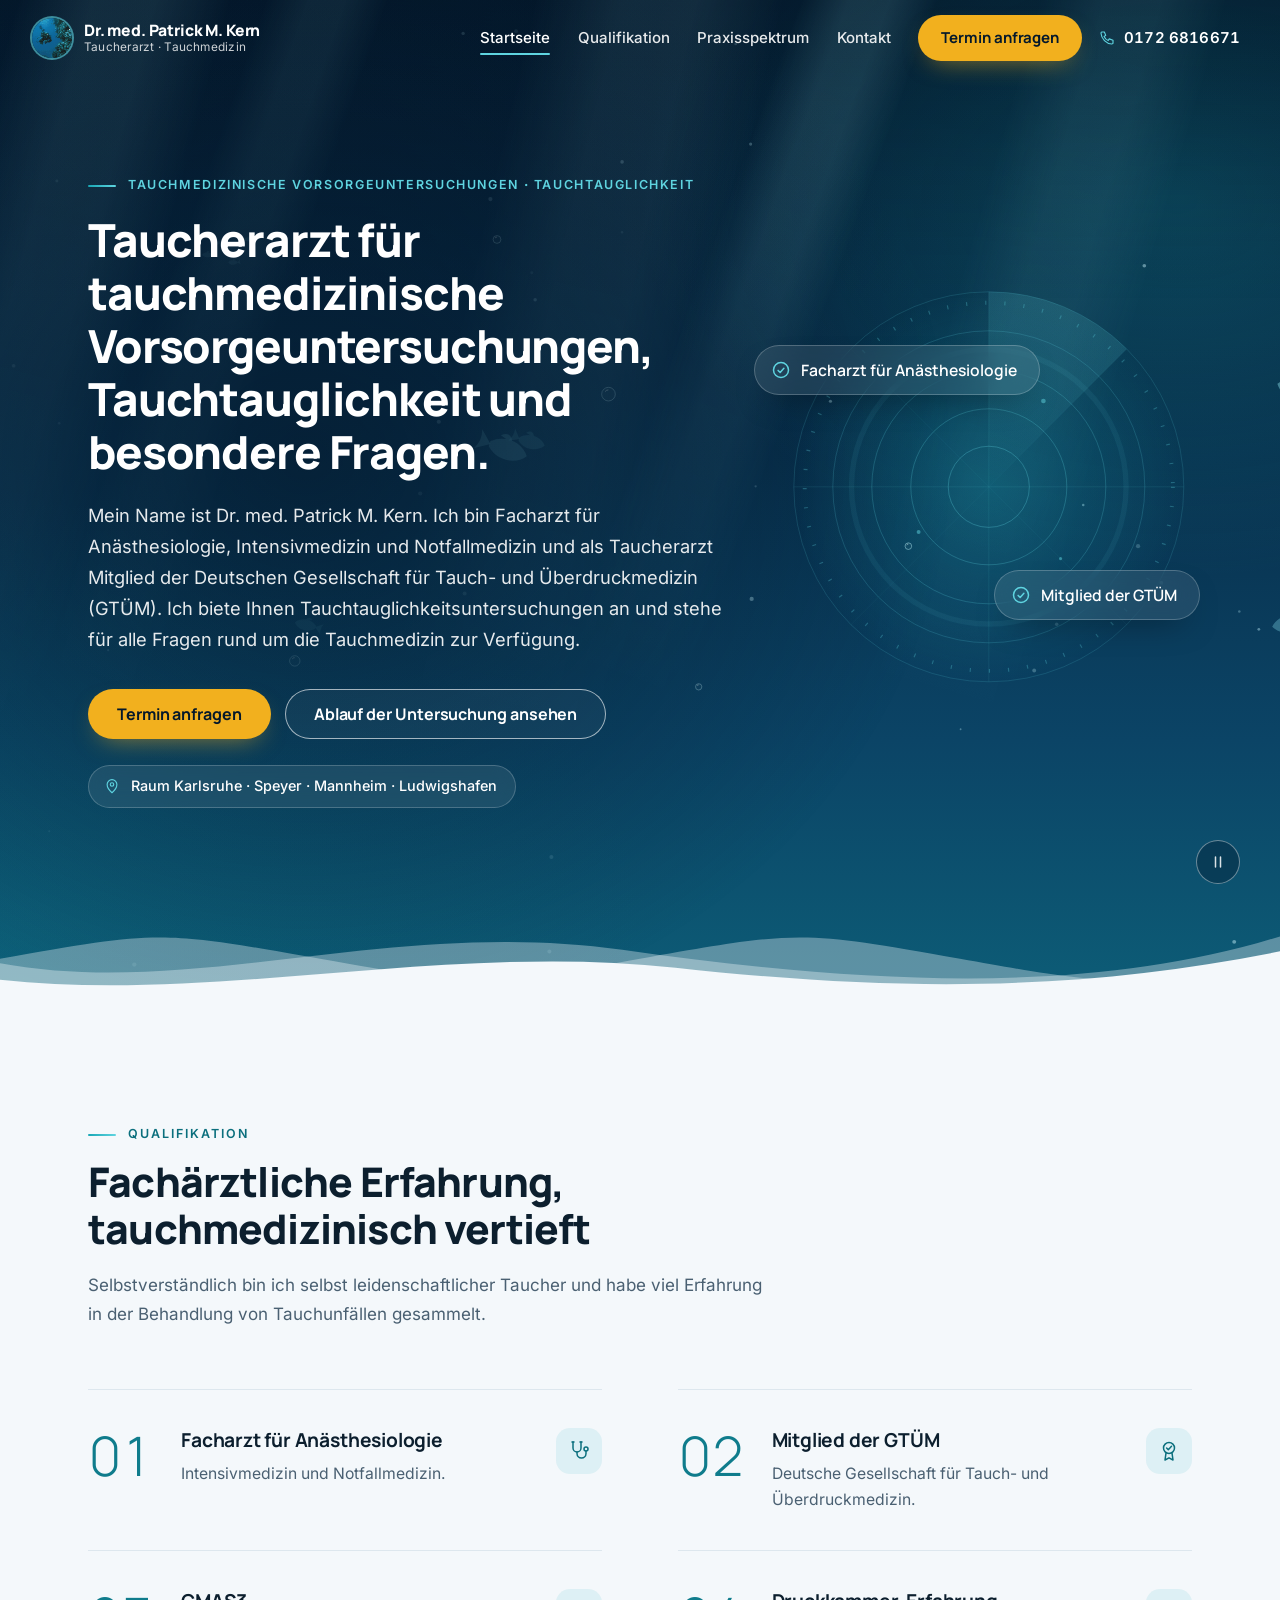
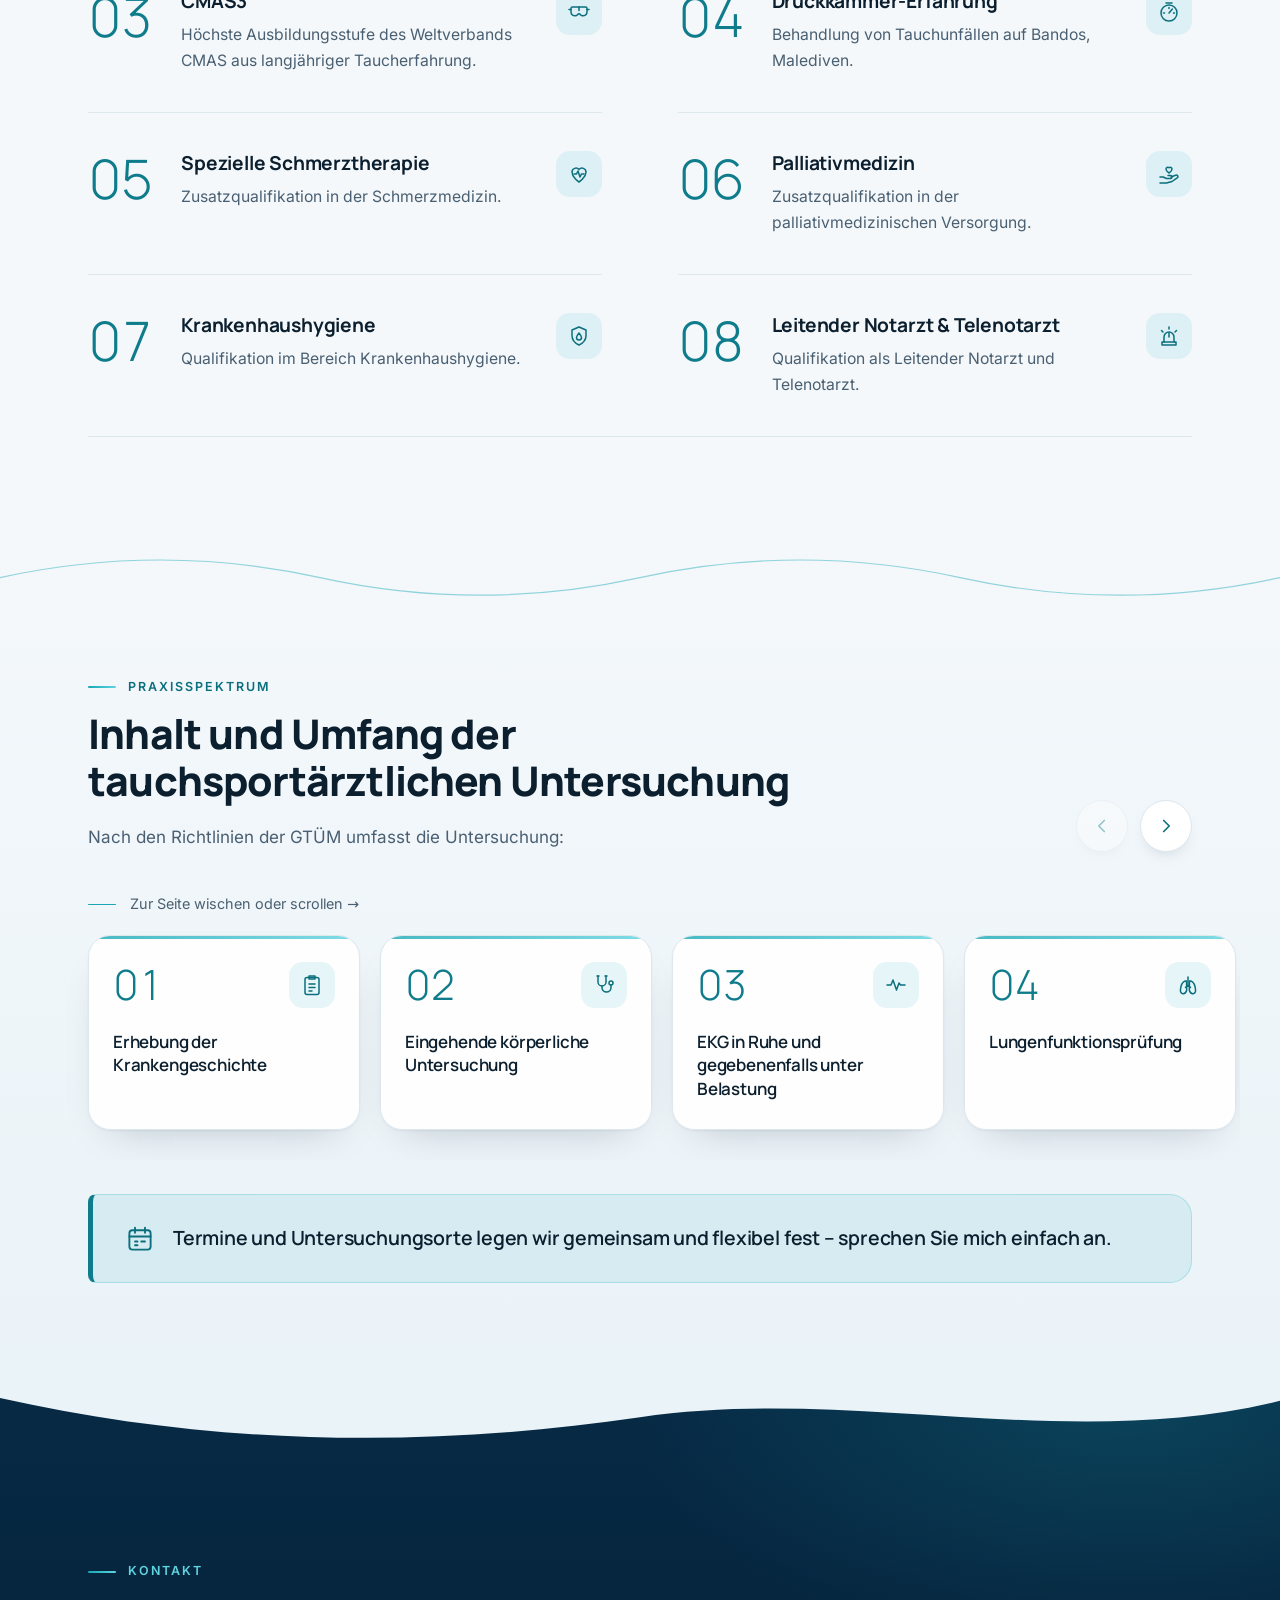
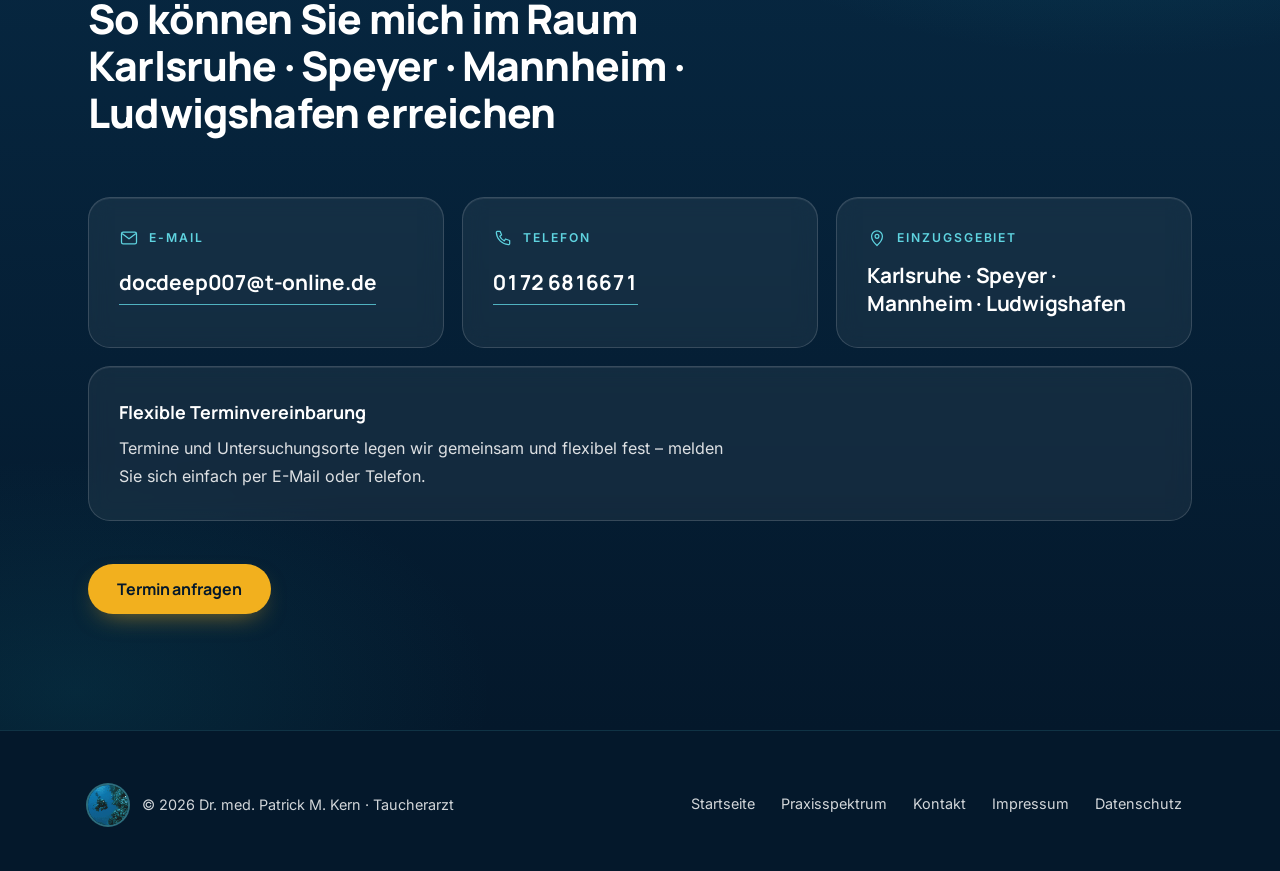
<file: index.html>
<!DOCTYPE html>
<html lang="de">
<head>
<meta charset="UTF-8">
<meta name="viewport" content="width=device-width, initial-scale=1">
<title>Taucherarzt Karlsruhe, Mannheim, Speyer | Dr. Kern (GTÜM)</title>
<meta name="description" content="Taucherarzt Dr. med. Kern (GTÜM): Tauchtauglichkeitsuntersuchung im Raum Karlsruhe, Mannheim, Speyer und Ludwigshafen. Termine nach Absprache.">
<meta name="robots" content="index, follow, max-image-preview:large, max-snippet:-1, max-video-preview:-1">
<link rel="canonical" href="https://taucherarzt.online/">
<link rel="icon" href="favicon-48.png" type="image/png" sizes="48x48">
<link rel="icon" href="favicon-96.png" type="image/png" sizes="96x96">
<link rel="icon" href="/favicon.ico" sizes="16x16 32x32 48x48">
<link rel="apple-touch-icon" href="apple-touch-icon.png">
<meta name="theme-color" content="#04182b">
<link rel="preload" href="assets/fonts/manrope-latin-wght-normal.woff2" as="font" type="font/woff2" crossorigin>
<link rel="preload" href="assets/fonts/inter-latin-wght-normal.woff2" as="font" type="font/woff2" crossorigin>
<link rel="stylesheet" href="assets/css/site.css">
<script>document.documentElement.classList.add('js');setTimeout(function(){if(!window.__siteReady)document.documentElement.classList.remove('js');},2500);</script>

<!-- Open Graph -->
<meta property="og:type" content="website">
<meta property="og:site_name" content="Taucherarzt Dr. Kern">
<meta property="og:locale" content="de_DE">
<meta property="og:url" content="https://taucherarzt.online/">
<meta property="og:title" content="Taucherarzt Karlsruhe, Mannheim, Speyer | Dr. Kern (GTÜM)">
<meta property="og:description" content="Taucherarzt Dr. med. Kern (GTÜM): Tauchtauglichkeitsuntersuchung im Raum Karlsruhe, Mannheim, Speyer und Ludwigshafen. Termine nach Absprache.">
<meta property="og:image" content="https://taucherarzt.online/og-image.png">
<meta property="og:image:width" content="1200">
<meta property="og:image:height" content="630">
<meta property="og:image:alt" content="Dr. med. Patrick M. Kern, Taucherarzt · Tauchtauglichkeitsuntersuchungen im Raum Karlsruhe · Speyer · Mannheim · Ludwigshafen">

<!-- Twitter Card -->
<meta name="twitter:card" content="summary_large_image">
<meta name="twitter:title" content="Taucherarzt Karlsruhe, Mannheim, Speyer | Dr. Kern (GTÜM)">
<meta name="twitter:description" content="Taucherarzt Dr. med. Kern (GTÜM): Tauchtauglichkeitsuntersuchung im Raum Karlsruhe, Mannheim, Speyer und Ludwigshafen. Termine nach Absprache.">
<meta name="twitter:image" content="https://taucherarzt.online/og-image.png">

<!-- Structured data: only facts present on this page - no invented address,
     opening hours or geo-coordinates, since the page does not publish them. -->
<script type="application/ld+json">
{
  "@context": "https://schema.org",
  "@graph": [
    {
      "@type": "Physician",
      "@id": "https://taucherarzt.online/#physician",
      "name": "Dr. med. Patrick M. Kern",
      "honorificPrefix": "Dr. med.",
      "url": "https://taucherarzt.online/",
      "image": "https://taucherarzt.online/og-image.png",
      "logo": "https://taucherarzt.online/apple-touch-icon.png",
      "telephone": "+49-172-6816671",
      "email": "docdeep007@t-online.de",
      "medicalSpecialty": ["Anesthesia"],
      "description": "Taucherarzt und Facharzt für Anästhesiologie, Intensivmedizin und Notfallmedizin. Bietet tauchmedizinische Vorsorgeuntersuchungen und Tauchtauglichkeitsuntersuchungen an.",
      "knowsAbout": ["Tauchmedizin", "Tauchtauglichkeit", "Überdruckmedizin", "Anästhesiologie", "Notfallmedizin"],
      "memberOf": {
        "@type": "Organization",
        "name": "Deutsche Gesellschaft für Tauch- und Überdruckmedizin (GTÜM)"
      },
      "areaServed": [
        { "@type": "City", "name": "Karlsruhe" },
        { "@type": "City", "name": "Speyer" },
        { "@type": "City", "name": "Mannheim" },
        { "@type": "City", "name": "Ludwigshafen" }
      ],
      "availableService": {
        "@type": "MedicalTest",
        "name": "Tauchtauglichkeitsuntersuchung",
        "description": "Tauchsportärztliche Untersuchung nach den Richtlinien der GTÜM: Erhebung der Krankengeschichte, eingehende körperliche Untersuchung, EKG in Ruhe und gegebenenfalls unter Belastung sowie Lungenfunktionsprüfung.",
        "provider": { "@id": "https://taucherarzt.online/#physician" }
      }
    },
    {
      "@type": "WebSite",
      "@id": "https://taucherarzt.online/#website",
      "url": "https://taucherarzt.online/",
      "name": "Taucherarzt Dr. Kern",
      "inLanguage": "de",
      "publisher": { "@id": "https://taucherarzt.online/#physician" }
    },
    {
      "@type": "WebPage",
      "@id": "https://taucherarzt.online/#webpage",
      "url": "https://taucherarzt.online/",
      "name": "Taucherarzt Karlsruhe, Mannheim, Speyer | Dr. Kern (GTÜM)",
      "inLanguage": "de",
      "isPartOf": { "@id": "https://taucherarzt.online/#website" },
      "about": { "@id": "https://taucherarzt.online/#physician" },
      "primaryImageOfPage": { "@type": "ImageObject", "url": "https://taucherarzt.online/og-image.png", "width": 1200, "height": 630 },
      "dateModified": "2026-10-01"
    }
  ]
}
</script>
</head>
<body>

<a class="skip-link" href="#main">Zum Inhalt springen</a>

<header class="site-header" id="siteHeader">
  <div class="header-inner">
    <a class="brand" href="#top">
      <img src="logo.png" alt="" width="40" height="40" decoding="async">
      <span class="brand-text">
        <strong>Dr. med. Patrick M. Kern</strong>
        <span>Taucherarzt&nbsp;&middot;&nbsp;Tauchmedizin</span>
      </span>
    </a>
    <button class="menu-toggle" id="menuToggle" type="button" aria-expanded="false" aria-controls="primaryNav">
      <span class="bars" aria-hidden="true"><i></i><i></i><i></i></span>
      <span class="visually-hidden">Menü öffnen</span>
    </button>
    <nav class="nav" id="primaryNav" aria-label="Hauptnavigation">
      <a class="nav-link" href="#top" aria-current="page">Startseite</a>
      <a class="nav-link" href="#qualifikation">Qualifikation</a>
      <a class="nav-link" href="#praxisspektrum">Praxisspektrum</a>
      <a class="nav-link" href="#kontakt">Kontakt</a>
      <a class="btn btn-primary" href="mailto:docdeep007@t-online.de">Termin anfragen</a>
      <a class="nav-phone" href="tel:+491726816671"><svg viewBox="0 0 24 24" aria-hidden="true" focusable="false" fill="none" stroke="currentColor" stroke-width="1.5" stroke-linecap="round" stroke-linejoin="round"><path d="M5 4h3.5l1.8 4.5-2.2 1.4a11 11 0 0 0 5.5 5.5l1.4-2.2L20 15v3.5a1.5 1.5 0 0 1-1.6 1.5C10.8 19.5 4.5 13.2 4 5.6A1.5 1.5 0 0 1 5 4Z"/></svg><span class="nav-phone-num">0172&nbsp;6816671</span></a>
    </nav>
  </div>
</header>

<main id="main" tabindex="-1">

  <!-- HERO / STARTSEITE -->
  <section id="top" class="hero">
    <div class="hero-bg" aria-hidden="true">
      <div class="rays"><i></i><i></i><i></i><i></i><i></i></div>
      <canvas id="ocean" aria-hidden="true"></canvas>
    </div>
    <div class="wrap hero-grid">
      <div class="hero-text">
        <p class="eyebrow eyebrow-hero reveal"><span class="eb-text"><span class="ditem">Tauchmedizinische Vorsorgeuntersuchungen</span><span class="eb-sep">&nbsp;·</span> <span class="ditem">Tauchtauglichkeit</span></span></p>
        <h1 class="reveal" style="--i:1">Taucherarzt für tauchmedizinische Vorsorgeuntersuchungen, Tauchtauglichkeit und besondere Fragen.</h1>
        <p class="lede reveal" style="--i:2">
          Mein Name ist Dr.&nbsp;med. Patrick M. Kern. Ich bin Facharzt für Anästhesiologie,
          Intensivmedizin und Notfallmedizin und als Taucherarzt Mitglied der Deutschen
          Gesellschaft für Tauch- und Überdruckmedizin (GTÜM). Ich biete Ihnen
          Tauchtauglichkeitsuntersuchungen an und stehe für alle Fragen rund um die
          Tauchmedizin zur Verfügung.
        </p>
        <div class="hero-actions reveal" style="--i:3">
          <a class="btn btn-primary" href="mailto:docdeep007@t-online.de">Termin anfragen</a>
          <a class="btn btn-ghost" href="#praxisspektrum">Ablauf der Untersuchung ansehen</a>
        </div>
        <div class="region-tag reveal" style="--i:4">
          <svg viewBox="0 0 24 24" aria-hidden="true" focusable="false" fill="none" stroke="currentColor" stroke-width="1.5" stroke-linecap="round" stroke-linejoin="round"><path d="M12 21s-6.5-5.6-6.5-11a6.5 6.5 0 0 1 13 0c0 5.4-6.5 11-6.5 11Z"/><circle cx="12" cy="10" r="2.3"/></svg>
          <span><span class="ditem">Raum Karlsruhe</span><span class="dsep">&nbsp;<span class="dot">·</span> </span><span class="ditem">Speyer</span><span class="dsep">&nbsp;<span class="dot">·</span> </span><span class="ditem">Mannheim</span><span class="dsep">&nbsp;<span class="dot">·</span> </span><span class="ditem">Ludwigshafen</span></span>
        </div>
      </div>
      <div class="hero-visual" aria-hidden="true">
        <svg class="hero-rings" viewBox="0 0 520 520" fill="none" aria-hidden="true" focusable="false">
          <defs>
            <radialGradient id="ringGlow" cx="50%" cy="50%" r="50%"><stop offset="0" stop-color="#19a7b5" stop-opacity=".3"/><stop offset="1" stop-color="#19a7b5" stop-opacity="0"/></radialGradient>
            <radialGradient id="sweepGrad" gradientUnits="userSpaceOnUse" cx="260" cy="260" r="250"><stop offset="0" stop-color="#5fd4e0" stop-opacity="0"/><stop offset="1" stop-color="#5fd4e0" stop-opacity=".16"/></radialGradient>
          </defs>
          <circle cx="260" cy="260" r="250" fill="url(#ringGlow)"/>
          <g stroke="#5fd4e0" stroke-width="1">
            <circle cx="260" cy="260" r="250" opacity=".2"/>
            <circle cx="260" cy="260" r="200" opacity=".24"/>
            <circle cx="260" cy="260" r="150" opacity=".28"/>
            <circle cx="260" cy="260" r="100" opacity=".32"/>
            <circle cx="260" cy="260" r="52" opacity=".38"/>
            <circle class="ring-ticks" cx="260" cy="260" r="236" stroke-width="5" stroke-dasharray="1.5 23.1" opacity=".3"/>
            <circle cx="260" cy="260" r="176" stroke-width="7" opacity=".07"/>
            <path d="M260 10v500M10 260h500" opacity=".12"/>
            <path d="M83 83l354 354M437 83L83 437" opacity=".06"/>
          </g>
          <path class="sweep" d="M260 260V10A250 250 0 0 1 436.8 83.2Z" fill="url(#sweepGrad)"/>
          <g fill="#5fd4e0">
            <circle class="ping" cx="330" cy="150" r="3"/>
            <circle class="ping" cx="170" cy="318" r="2.5"/>
            <circle class="ping" cx="352" cy="352" r="2"/>
          </g>
        </svg>
        <div class="badge badge-1">
          <svg viewBox="0 0 24 24" fill="none" stroke="currentColor" stroke-width="1.8" stroke-linecap="round" stroke-linejoin="round" aria-hidden="true" focusable="false"><circle cx="12" cy="12" r="9"></circle><path d="m8.5 12.5 2.5 2.5 4.5-5"></path></svg>
          <span>Facharzt für Anästhesiologie</span>
        </div>
        <div class="badge badge-2">
          <svg viewBox="0 0 24 24" fill="none" stroke="currentColor" stroke-width="1.8" stroke-linecap="round" stroke-linejoin="round" aria-hidden="true" focusable="false"><circle cx="12" cy="12" r="9"></circle><path d="m8.5 12.5 2.5 2.5 4.5-5"></path></svg>
          <span>Mitglied der GTÜM</span>
        </div>
      </div>
    </div>
    <button type="button" class="motion-toggle" id="motionToggle" aria-pressed="false">
      <svg class="icon-pause" viewBox="0 0 24 24" fill="none" stroke="currentColor" stroke-width="1.8" stroke-linecap="round" aria-hidden="true" focusable="false"><path d="M9 6v12M15 6v12"/></svg>
      <svg class="icon-play" viewBox="0 0 24 24" fill="none" stroke="currentColor" stroke-width="1.8" stroke-linejoin="round" aria-hidden="true" focusable="false"><path d="M8 5.5v13l10.5-6.5Z"/></svg>
      <span class="visually-hidden">Hintergrundanimation anhalten</span>
    </button>
    <div class="hero-swell" aria-hidden="true"><svg viewBox="0 0 2880 120" preserveAspectRatio="none" focusable="false"><path d="M0 64C360 26 360 26 720 64S1080 102 1440 64S1800 26 2160 64S2520 102 2880 64V120H0Z" fill="#f4f8fb"/></svg></div>
    <svg class="hero-wave" viewBox="0 0 1440 120" preserveAspectRatio="none" aria-hidden="true" focusable="false"><path d="M0 70C220 118 440 8 700 52s520 64 740-18V120H0Z" fill="#f4f8fb" fill-opacity=".35"/><path d="M0 92C240 124 500 42 760 76s460 30 680-22V120H0Z" fill="#f4f8fb"/></svg>
  </section>

  <!-- QUALIFIKATION -->
  <section id="qualifikation" class="section qualifikation">
    <div class="wrap">
      <div class="section-head reveal">
        <p class="eyebrow">Qualifikation</p>
        <h2>Fachärztliche Erfahrung, tauchmedizinisch vertieft</h2>
        <p class="lede">
          Selbstverständlich bin ich selbst leidenschaftlicher Taucher und habe viel
          Erfahrung in der Behandlung von Tauchunfällen gesammelt.
        </p>
      </div>

      <ol class="qual-grid" role="list">
        <li class="qual reveal" style="--i:0">
          <span class="qual-num">01</span>
          <div class="qual-body">
            <h3>Facharzt für Anästhesiologie</h3>
            <p>Intensivmedizin und Notfallmedizin.</p>
          </div>
          <span class="qual-icon"><svg viewBox="0 0 24 24" aria-hidden="true" focusable="false" fill="none" stroke="currentColor" stroke-width="1.5" stroke-linecap="round" stroke-linejoin="round"><path d="M6 3v6a4 4 0 0 0 8 0V3"/><path d="M5 3h2M13 3h2"/><path d="M10 13v1.5a4.5 4.5 0 0 0 9 0V12"/><circle cx="19" cy="10" r="2"/></svg></span>
        </li>
        <li class="qual reveal" style="--i:1">
          <span class="qual-num">02</span>
          <div class="qual-body">
            <h3>Mitglied der GTÜM</h3>
            <p>Deutsche Gesellschaft für Tauch- und Überdruckmedizin.</p>
          </div>
          <span class="qual-icon"><svg viewBox="0 0 24 24" aria-hidden="true" focusable="false" fill="none" stroke="currentColor" stroke-width="1.5" stroke-linecap="round" stroke-linejoin="round"><circle cx="12" cy="9" r="5.5"/><path d="M9 14.2 8 21l4-2.2 4 2.2-1-6.8"/><path d="m9.6 9 1.7 1.7 3.2-3.4"/></svg></span>
        </li>
        <li class="qual reveal" style="--i:0">
          <span class="qual-num">03</span>
          <div class="qual-body">
            <h3>CMAS3</h3>
            <p>Höchste Ausbildungsstufe des Weltverbands CMAS aus langjähriger Taucherfahrung.</p>
          </div>
          <span class="qual-icon"><svg viewBox="0 0 24 24" aria-hidden="true" focusable="false" fill="none" stroke="currentColor" stroke-width="1.5" stroke-linecap="round" stroke-linejoin="round"><path d="M4 8.5A1.5 1.5 0 0 1 5.5 7h13A1.5 1.5 0 0 1 20 8.5v3.2a4 4 0 0 1-3.6 4c-1.3.1-2.2 0-2.9-.9-.5-.7-1-1.1-1.5-1.1s-1 .4-1.5 1.1c-.7.9-1.6 1-2.9.9A4 4 0 0 1 4 11.7Z"/><path d="M12 7v3.4M4 9.5H2M20 9.5h2"/></svg></span>
        </li>
        <li class="qual reveal" style="--i:1">
          <span class="qual-num">04</span>
          <div class="qual-body">
            <h3><span class="nobr">Druckkammer-Erfahrung</span></h3>
            <p>Behandlung von Tauchunfällen auf Bandos, Malediven.</p>
          </div>
          <span class="qual-icon"><svg viewBox="0 0 24 24" aria-hidden="true" focusable="false" fill="none" stroke="currentColor" stroke-width="1.5" stroke-linecap="round" stroke-linejoin="round"><circle cx="12" cy="13" r="8"/><path d="m12 13 3.4-4"/><path d="M6.5 13h1M16.5 13h1M12 7.5v1M9 3h6"/></svg></span>
        </li>
        <li class="qual reveal" style="--i:0">
          <span class="qual-num">05</span>
          <div class="qual-body">
            <h3>Spezielle Schmerztherapie</h3>
            <p>Zusatzqualifikation in der Schmerzmedizin.</p>
          </div>
          <span class="qual-icon"><svg viewBox="0 0 24 24" aria-hidden="true" focusable="false" fill="none" stroke="currentColor" stroke-width="1.5" stroke-linecap="round" stroke-linejoin="round"><path d="M12 20s-7-4.4-7-10a4 4 0 0 1 7-2.5A4 4 0 0 1 19 10c0 5.6-7 10-7 10Z"/><path d="M7 12h2.5l1.5-3 2 6 1.5-3H17"/></svg></span>
        </li>
        <li class="qual reveal" style="--i:1">
          <span class="qual-num">06</span>
          <div class="qual-body">
            <h3>Palliativmedizin</h3>
            <p>Zusatzqualifikation in der palliativmedizinischen Versorgung.</p>
          </div>
          <span class="qual-icon"><svg viewBox="0 0 24 24" aria-hidden="true" focusable="false" fill="none" stroke="currentColor" stroke-width="1.5" stroke-linecap="round" stroke-linejoin="round"><path d="M12 11s-3-1.8-3-4a1.8 1.8 0 0 1 3-1.2A1.8 1.8 0 0 1 15 7c0 2.2-3 4-3 4Z"/><path d="M3 15h3l3.5 1.5h4a1.5 1.5 0 0 0 0-3H11"/><path d="m14 15 4.5-1.8a1.6 1.6 0 0 1 1.7 2.7L15 19.5 9.5 21H3"/></svg></span>
        </li>
        <li class="qual reveal" style="--i:0">
          <span class="qual-num">07</span>
          <div class="qual-body">
            <h3>Krankenhaushygiene</h3>
            <p>Qualifikation im Bereich Krankenhaushygiene.</p>
          </div>
          <span class="qual-icon"><svg viewBox="0 0 24 24" aria-hidden="true" focusable="false" fill="none" stroke="currentColor" stroke-width="1.5" stroke-linecap="round" stroke-linejoin="round"><path d="M12 3 5 6v5.5c0 4.2 2.8 7.6 7 9.5 4.2-1.9 7-5.3 7-9.5V6Z"/><path d="M12 9c-1.6 2-2.5 3.2-2.5 4.4a2.5 2.5 0 0 0 5 0C14.5 12.2 13.6 11 12 9Z"/></svg></span>
        </li>
        <li class="qual reveal" style="--i:1">
          <span class="qual-num">08</span>
          <div class="qual-body">
            <h3>Leitender Notarzt &amp; Telenotarzt</h3>
            <p>Qualifikation als Leitender Notarzt und Telenotarzt.</p>
          </div>
          <span class="qual-icon"><svg viewBox="0 0 24 24" aria-hidden="true" focusable="false" fill="none" stroke="currentColor" stroke-width="1.5" stroke-linecap="round" stroke-linejoin="round"><path d="M7 18v-5a5 5 0 0 1 10 0v5"/><path d="M5 18h14v3H5Z"/><path d="M12 3v2M4.5 6.5 6 8M19.5 6.5 18 8M12 9v4"/></svg></span>
        </li>
      </ol>
    </div>
  </section>

  <!-- PRAXISSPEKTRUM -->
  <section id="praxisspektrum" class="section praxis">
    <svg class="praxis-line" viewBox="0 0 1440 48" preserveAspectRatio="none" aria-hidden="true" focusable="false"><path d="M0 24c120-22 240-22 360 0s240 22 360 0 240-22 360 0 240 22 360 0" fill="none" stroke="currentColor" stroke-width="1.2" vector-effect="non-scaling-stroke"/></svg>
    <div class="wrap">
      <div class="steps-head reveal">
        <div class="section-head">
          <p class="eyebrow">Praxisspektrum</p>
          <h2>Inhalt und Umfang der tauchsportärztlichen Untersuchung</h2>
          <p class="lede">Nach den Richtlinien der GTÜM umfasst die Untersuchung:</p>
        </div>
        <div class="steps-controls">
          <button type="button" id="stepPrev" aria-controls="stepsStrip" aria-label="Vorherige Untersuchung anzeigen" aria-disabled="true"><svg viewBox="0 0 24 24" aria-hidden="true" focusable="false" fill="none"><path d="m14.5 6-6 6 6 6"/></svg></button>
          <button type="button" id="stepNext" aria-controls="stepsStrip" aria-label="Nächste Untersuchung anzeigen" aria-disabled="false"><svg viewBox="0 0 24 24" aria-hidden="true" focusable="false" fill="none"><path d="m9.5 6 6 6-6 6"/></svg></button>
        </div>
      </div>

      <p class="scroll-hint reveal">Zur Seite wischen oder scrollen →</p>
      <ul class="steps-strip reveal" id="stepsStrip" role="list" tabindex="0" aria-label="Bestandteile der Untersuchung, seitlich scrollbar">
        <li class="step"><div class="step-card"><div class="step-top"><span class="num">01</span><span class="step-icon"><svg viewBox="0 0 24 24" aria-hidden="true" focusable="false" fill="none" stroke="currentColor" stroke-width="1.5" stroke-linecap="round" stroke-linejoin="round"><rect x="5" y="4.5" width="14" height="17" rx="2"/><path d="M9 3h6v3H9ZM9 11h6M9 14.5h6M9 18h3"/></svg></span></div><p>Erhebung der Krankengeschichte</p></div></li>
        <li class="step"><div class="step-card"><div class="step-top"><span class="num">02</span><span class="step-icon"><svg viewBox="0 0 24 24" aria-hidden="true" focusable="false" fill="none" stroke="currentColor" stroke-width="1.5" stroke-linecap="round" stroke-linejoin="round"><path d="M6 3v6a4 4 0 0 0 8 0V3"/><path d="M5 3h2M13 3h2"/><path d="M10 13v1.5a4.5 4.5 0 0 0 9 0V12"/><circle cx="19" cy="10" r="2"/></svg></span></div><p>Eingehende körperliche Untersuchung</p></div></li>
        <li class="step"><div class="step-card"><div class="step-top"><span class="num">03</span><span class="step-icon"><svg viewBox="0 0 24 24" aria-hidden="true" focusable="false" fill="none" stroke="currentColor" stroke-width="1.5" stroke-linecap="round" stroke-linejoin="round"><path d="M3 12h4l2-5 3.5 10 2.5-7 1.5 2H21"/></svg></span></div><p>EKG in Ruhe und gegebenenfalls unter Belastung</p></div></li>
        <li class="step"><div class="step-card"><div class="step-top"><span class="num">04</span><span class="step-icon"><svg viewBox="0 0 24 24" aria-hidden="true" focusable="false" fill="none" stroke="currentColor" stroke-width="1.5" stroke-linecap="round" stroke-linejoin="round"><path d="M12 4v8m0 0-2.5 2.5M12 12l2.5 2.5"/><path d="M10.5 8C8.5 7.5 6 9.5 5 13.5s-.8 6.5 1.2 7c2 .5 3.8-.8 4.5-3.2Z"/><path d="M13.5 8c2-.5 4.5 1.5 5.5 5.5s.8 6.5-1.2 7c-2 .5-3.8-.8-4.5-3.2Z"/></svg></span></div><p>Lungenfunktionsprüfung</p></div></li>
        <li class="step"><div class="step-card"><div class="step-top"><span class="num">05</span><span class="step-icon"><svg viewBox="0 0 24 24" aria-hidden="true" focusable="false" fill="none" stroke="currentColor" stroke-width="1.5" stroke-linecap="round" stroke-linejoin="round"><path d="M5 5h14a2 2 0 0 1 2 2v8a2 2 0 0 1-2 2h-7l-5 4v-4H5a2 2 0 0 1-2-2V7a2 2 0 0 1 2-2Z"/><path d="M8 10h8M8 13h5"/></svg></span></div><p>Beantwortung persönlicher Fragen und Anliegen</p></div></li>
      </ul>
      <p class="callout exam-note reveal">
        <svg class="callout-icon" viewBox="0 0 24 24" aria-hidden="true" focusable="false" fill="none" stroke="currentColor" stroke-width="1.5" stroke-linecap="round" stroke-linejoin="round"><rect x="3.5" y="5" width="17" height="15.5" rx="2.5"/><path d="M3.5 10h17M8 3v4M16 3v4M8 14h2m3 0h3M8 17h2"/></svg>
        <span>Termine und Untersuchungsorte legen wir gemeinsam und flexibel fest –
        sprechen Sie mich einfach an.</span>
      </p>
    </div>
  </section>

  <!-- KONTAKT -->
  <section id="kontakt" class="section contact">
    <div class="contact-bubbles" aria-hidden="true"><i></i><i></i><i></i><i></i><i></i><i></i></div>
    <svg class="contact-wave" viewBox="0 0 1440 120" preserveAspectRatio="none" aria-hidden="true" focusable="false"><path d="M0 0H1440V40C1200 110 960 20 720 62S240 100 0 36Z" fill="currentColor"/></svg>
    <div class="wrap">
      <div class="section-head reveal">
        <p class="eyebrow">Kontakt</p>
        <h2>So können Sie mich im Raum <span class="ditem">Karlsruhe</span><span class="dsep">&nbsp;<span class="dot">·</span> </span><span class="ditem">Speyer</span><span class="dsep">&nbsp;<span class="dot">·</span> </span><span class="ditem">Mannheim</span><span class="dsep">&nbsp;<span class="dot">·</span> </span><span class="ditem">Ludwigshafen</span> erreichen</h2>
      </div>

      <div class="contact-grid">
        <div class="tile reveal" style="--i:0">
          <span class="label"><svg viewBox="0 0 24 24" aria-hidden="true" focusable="false" fill="none" stroke="currentColor" stroke-width="1.5" stroke-linecap="round" stroke-linejoin="round"><rect x="3" y="5" width="18" height="14" rx="2"/><path d="m4 7 8 6 8-6"/></svg><span><span class="nobr">E-Mail</span></span></span>
          <a class="tile-mail" href="mailto:docdeep007@t-online.de"><span class="nobr">docdeep007@t-online.de</span></a>
        </div>
        <div class="tile reveal" style="--i:1">
          <span class="label"><svg viewBox="0 0 24 24" aria-hidden="true" focusable="false" fill="none" stroke="currentColor" stroke-width="1.5" stroke-linecap="round" stroke-linejoin="round"><path d="M5 4h3.5l1.8 4.5-2.2 1.4a11 11 0 0 0 5.5 5.5l1.4-2.2L20 15v3.5a1.5 1.5 0 0 1-1.6 1.5C10.8 19.5 4.5 13.2 4 5.6A1.5 1.5 0 0 1 5 4Z"/></svg><span>Telefon</span></span>
          <a class="tile-tel" href="tel:+491726816671">0172&nbsp;6816671</a>
        </div>
        <div class="tile reveal" style="--i:2">
          <span class="label"><svg viewBox="0 0 24 24" aria-hidden="true" focusable="false" fill="none" stroke="currentColor" stroke-width="1.5" stroke-linecap="round" stroke-linejoin="round"><path d="M12 21s-6.5-5.6-6.5-11a6.5 6.5 0 0 1 13 0c0 5.4-6.5 11-6.5 11Z"/><circle cx="12" cy="10" r="2.3"/></svg><span>Einzugsgebiet</span></span>
          <span class="value"><span class="ditem">Karlsruhe</span><span class="dsep">&nbsp;<span class="dot">·</span> </span><span class="ditem">Speyer</span><span class="dsep">&nbsp;<span class="dot">·</span> </span><span class="ditem">Mannheim</span><span class="dsep">&nbsp;<span class="dot">·</span> </span><span class="ditem">Ludwigshafen</span></span>
        </div>
        <div class="tile note reveal" style="--i:3">
          <strong>Flexible Terminvereinbarung</strong>
          <p>
            Termine und Untersuchungsorte legen wir gemeinsam und flexibel fest –
            melden Sie sich einfach per <span class="nobr">E-Mail</span> oder Telefon.
          </p>
        </div>
      </div>
      <a class="btn btn-primary reveal" href="mailto:docdeep007@t-online.de">Termin anfragen</a>
    </div>
  </section>

</main>

<footer class="site-footer">
  <div class="wrap footer-row">
    <div class="footer-brand">
      <img src="logo.png" alt="" width="40" height="40" loading="lazy" decoding="async">
      <p>&copy; <span id="year"></span> <span class="ditem">Dr. med. Patrick M. Kern</span><span class="dsep">&nbsp;<span class="dot">·</span> </span><span class="ditem">Taucherarzt</span></p>
    </div>
    <div class="footer-links">
      <a href="#top">Startseite</a>
      <a href="#praxisspektrum">Praxisspektrum</a>
      <a href="#kontakt">Kontakt</a>
      <a href="impressum.html">Impressum</a>
      <a href="datenschutz.html">Datenschutz</a>
    </div>
  </div>
</footer>

<!-- Mobile-only quick-action bar -->
<div class="mobile-bar" role="navigation" aria-label="Schnellkontakt">
  <a class="call" href="tel:+491726816671"><svg viewBox="0 0 24 24" aria-hidden="true" focusable="false" fill="none" stroke="currentColor" stroke-width="1.5" stroke-linecap="round" stroke-linejoin="round"><path d="M5 4h3.5l1.8 4.5-2.2 1.4a11 11 0 0 0 5.5 5.5l1.4-2.2L20 15v3.5a1.5 1.5 0 0 1-1.6 1.5C10.8 19.5 4.5 13.2 4 5.6A1.5 1.5 0 0 1 5 4Z"/></svg><span>Anrufen</span></a>
  <a class="book" href="mailto:docdeep007@t-online.de"><svg viewBox="0 0 24 24" aria-hidden="true" focusable="false" fill="none" stroke="currentColor" stroke-width="1.5" stroke-linecap="round" stroke-linejoin="round"><rect x="3" y="5" width="18" height="14" rx="2"/><path d="m4 7 8 6 8-6"/></svg><span>Termin anfragen</span></a>
</div>

<script src="assets/js/site.js" defer></script>
<script src="assets/js/ocean.js" defer></script>
</body>
</html>
</file>
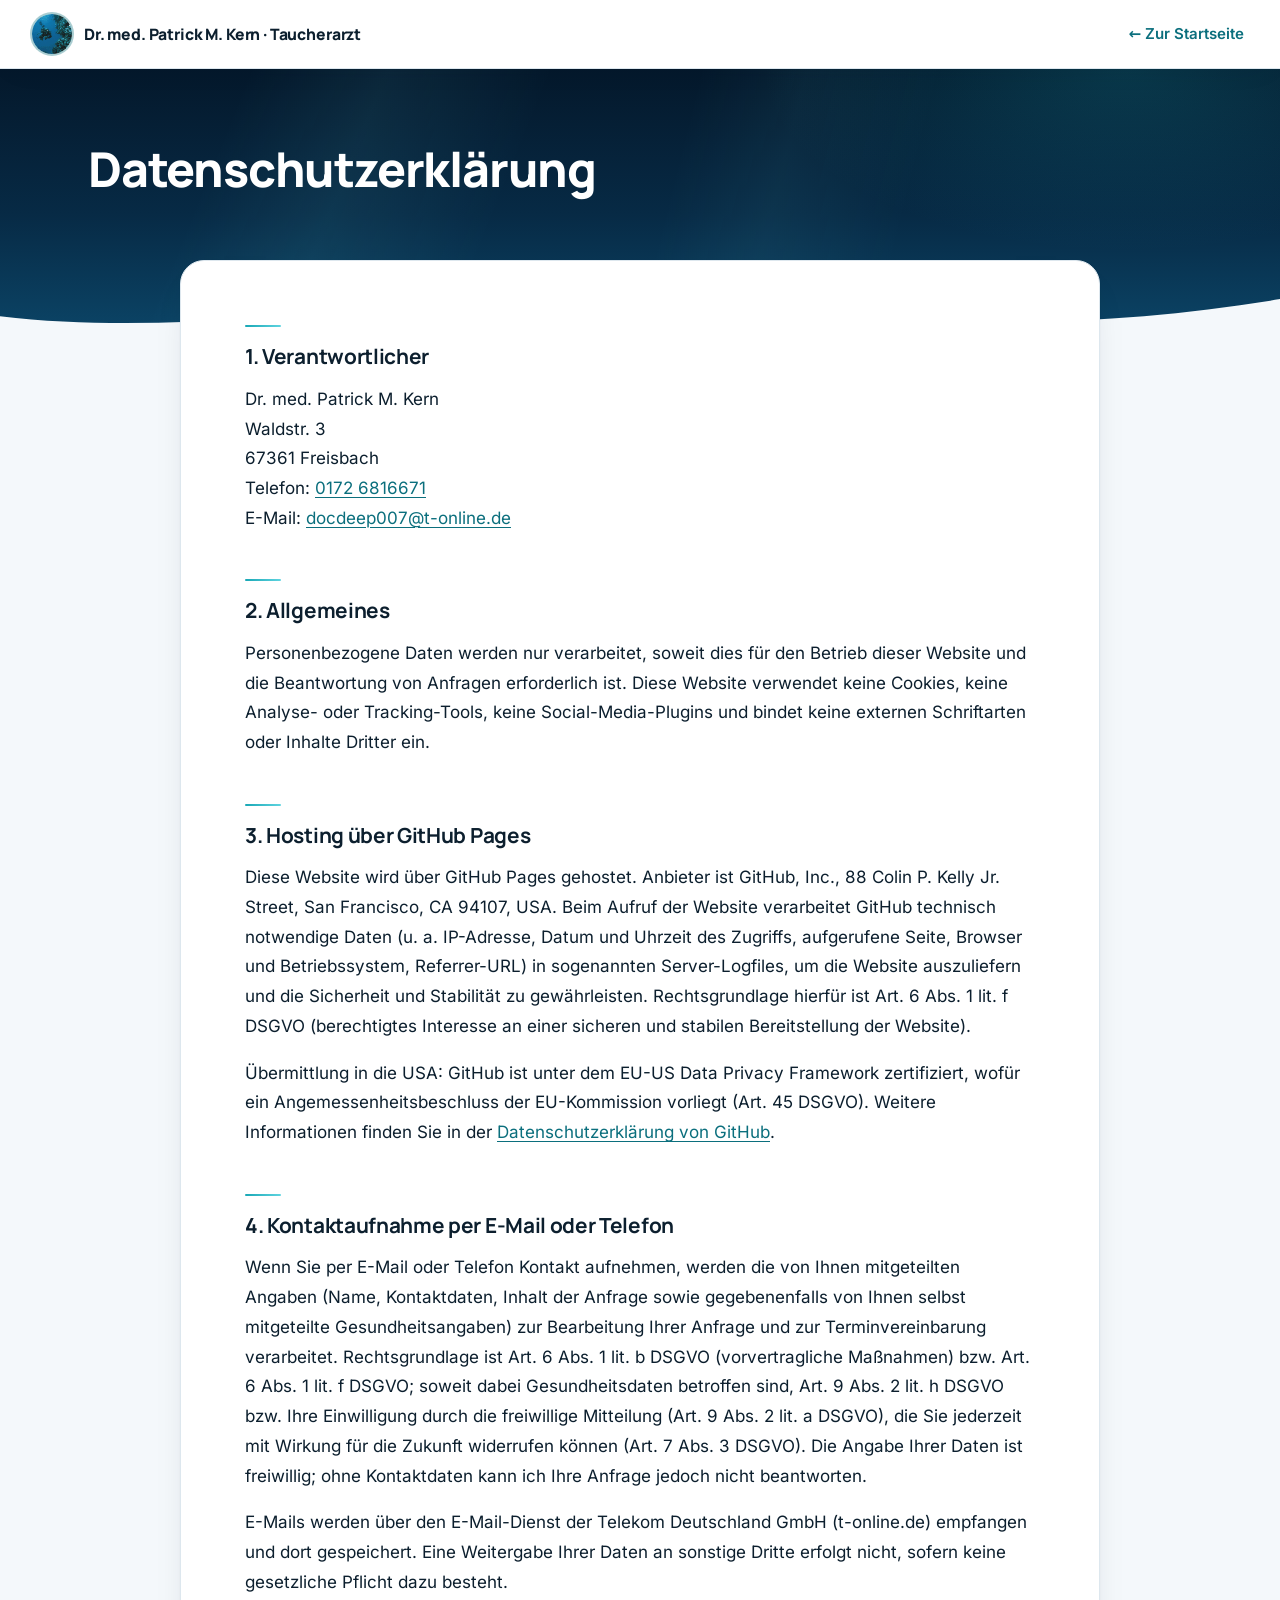
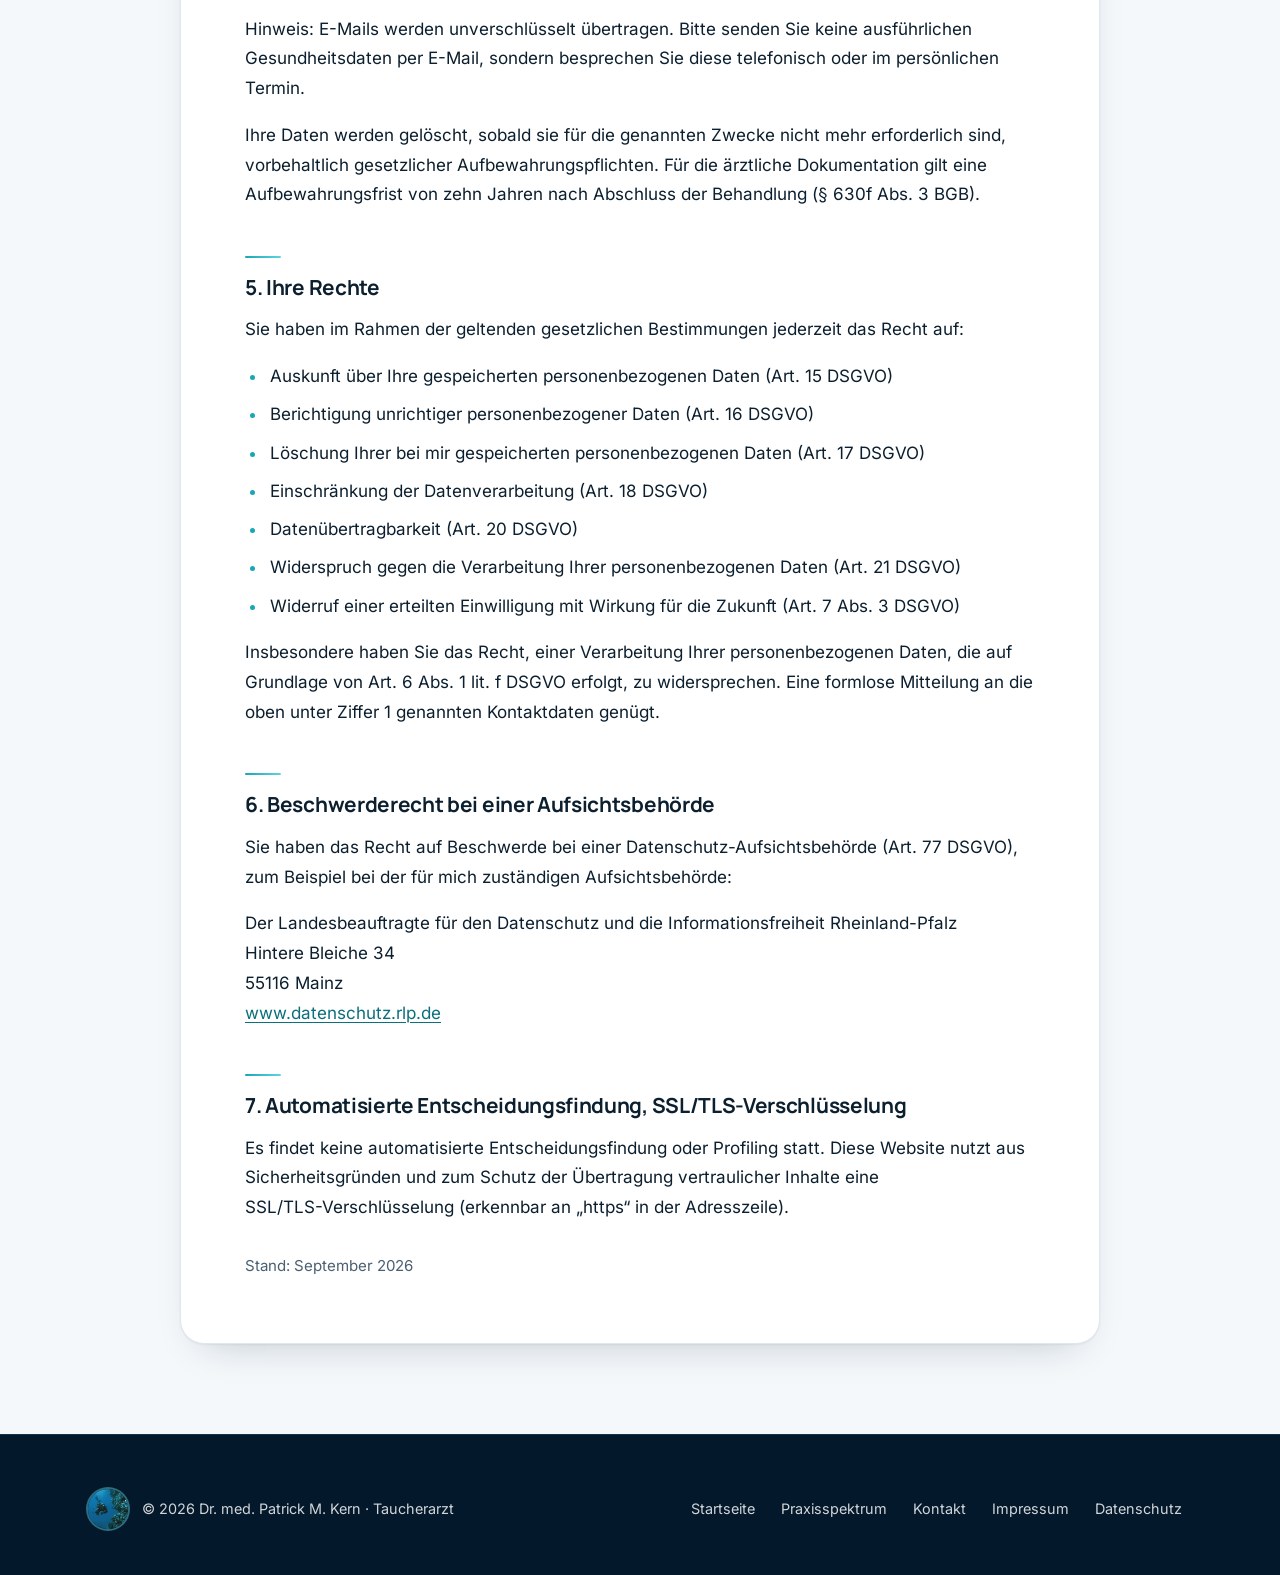
<file: datenschutz.html>
<!DOCTYPE html>
<html lang="de">
<head>
<meta charset="UTF-8">
<meta name="viewport" content="width=device-width, initial-scale=1">
<title>Datenschutzerklärung | Taucherarzt Dr. Kern</title>
<meta name="description" content="Datenschutzerklärung von Dr. med. Patrick M. Kern, Taucherarzt im Raum Karlsruhe-Speyer-Ludwigshafen: Umgang mit personenbezogenen Daten auf dieser Website.">
<meta name="robots" content="noindex, follow">
<link rel="canonical" href="https://taucherarzt.online/datenschutz.html">
<link rel="icon" href="favicon-48.png" type="image/png" sizes="48x48">
<link rel="icon" href="favicon-96.png" type="image/png" sizes="96x96">
<link rel="icon" href="/favicon.ico" sizes="16x16 32x32 48x48">
<link rel="apple-touch-icon" href="apple-touch-icon.png">
<meta name="theme-color" content="#04182b">
<link rel="preload" href="assets/fonts/manrope-latin-wght-normal.woff2" as="font" type="font/woff2" crossorigin>
<link rel="preload" href="assets/fonts/inter-latin-wght-normal.woff2" as="font" type="font/woff2" crossorigin>
<link rel="stylesheet" href="assets/css/site.css">
</head>
<body class="page">

<a class="skip-link" href="#main">Zum Inhalt springen</a>

<header class="legal-header">
  <div class="header-inner">
    <a class="brand brand-link" href="/">
      <img src="logo.png" alt="" width="40" height="40" decoding="async">
      <strong><span class="ditem">Dr. med. Patrick M. Kern</span><span class="dsep">&nbsp;<span class="dot">·</span> </span><span class="ditem">Taucherarzt</span></strong>
    </a>
    <a class="back-link" href="/">&larr; Zur Startseite</a>
  </div>
</header>

<main id="main" class="legal-main" tabindex="-1">
  <div class="page-hero">
    <div class="wrap">
      <h1>Datenschutzerklärung</h1>
    </div>
    <svg class="page-hero-wave" viewBox="0 0 1440 60" preserveAspectRatio="none" aria-hidden="true" focusable="false"><path d="M0 40C240 70 480 6 720 28s480 34 720-8V60H0Z" fill="currentColor"/></svg>
  </div>
  <div class="wrap">
    <div class="legal-card">
    <h2>1. Verantwortlicher</h2>
    <address>
      Dr. med. Patrick M. Kern<br>
      Waldstr. 3<br>
      67361 Freisbach<br>
      Telefon: <a href="tel:+491726816671">0172&nbsp;6816671</a><br>
      <span class="nobr">E-Mail</span>: <a href="mailto:docdeep007@t-online.de"><span class="nobr">docdeep007@t-online.de</span></a>
    </address>

    <h2>2. Allgemeines</h2>
    <p>
      Personenbezogene Daten werden nur verarbeitet, soweit dies für den Betrieb dieser
      Website und die Beantwortung von Anfragen erforderlich ist. Diese Website verwendet
      keine Cookies, keine Analyse- oder <span class="nobr">Tracking-Tools</span>, keine <span class="nobr">Social-Media-Plugins</span> und
      bindet keine externen Schriftarten oder Inhalte Dritter ein.
    </p>

    <h2>3. Hosting über GitHub Pages</h2>
    <p>
      Diese Website wird über GitHub Pages gehostet. Anbieter ist GitHub, Inc., 88 Colin
      P. Kelly Jr. Street, San Francisco, CA 94107, USA. Beim Aufruf der Website
      verarbeitet GitHub technisch notwendige Daten (u.&nbsp;a. <span class="nobr">IP-Adresse</span>, Datum und
      Uhrzeit des Zugriffs, aufgerufene Seite, Browser und Betriebssystem, <span class="nobr">Referrer-URL)</span>
      in sogenannten <span class="nobr">Server-Logfiles</span>, um die Website auszuliefern und die Sicherheit und
      Stabilität zu gewährleisten. Rechtsgrundlage hierfür ist Art. 6 Abs. 1 lit. f DSGVO
      (berechtigtes Interesse an einer sicheren und stabilen Bereitstellung der Website).
    </p>
    <p>
      Übermittlung in die USA: GitHub ist unter dem <span class="nobr">EU-US</span> Data Privacy Framework
      zertifiziert, wofür ein Angemessenheitsbeschluss der <span class="nobr">EU-Kommission</span> vorliegt
      (Art. 45 DSGVO). Weitere Informationen finden Sie in der
      <a href="https://docs.github.com/de/site-policy/privacy-policies/github-general-privacy-statement" rel="noopener">Datenschutzerklärung von GitHub</a>.
    </p>

    <h2>4. Kontaktaufnahme per <span class="nobr">E-Mail</span> oder Telefon</h2>
    <p>
      Wenn Sie per <span class="nobr">E-Mail</span> oder Telefon Kontakt aufnehmen, werden die von Ihnen
      mitgeteilten Angaben (Name, Kontaktdaten, Inhalt der Anfrage sowie gegebenenfalls
      von Ihnen selbst mitgeteilte Gesundheitsangaben) zur Bearbeitung Ihrer Anfrage und
      zur Terminvereinbarung verarbeitet. Rechtsgrundlage ist Art. 6 Abs. 1 lit. b DSGVO
      (vorvertragliche Maßnahmen) bzw. Art. 6 Abs. 1 lit. f DSGVO; soweit dabei
      Gesundheitsdaten betroffen sind, Art. 9 Abs. 2 lit. h DSGVO bzw. Ihre Einwilligung
      durch die freiwillige Mitteilung (Art. 9 Abs. 2 lit. a DSGVO), die Sie jederzeit mit
      Wirkung für die Zukunft widerrufen können (Art. 7 Abs. 3 DSGVO). Die Angabe Ihrer
      Daten ist freiwillig; ohne Kontaktdaten kann ich Ihre Anfrage jedoch nicht beantworten.
    </p>
    <p>
      <span class="nobr">E-Mails</span> werden über den <span class="nobr">E-Mail-Dienst</span> der Telekom Deutschland GmbH <span class="nobr">(t-online.de)</span>
      empfangen und dort gespeichert. Eine Weitergabe Ihrer Daten an sonstige Dritte
      erfolgt nicht, sofern keine gesetzliche Pflicht dazu besteht.
    </p>
    <p>
      Hinweis: <span class="nobr">E-Mails</span> werden unverschlüsselt übertragen. Bitte senden Sie keine
      ausführlichen Gesundheitsdaten per <span class="nobr">E-Mail</span>, sondern besprechen Sie diese
      telefonisch oder im persönlichen Termin.
    </p>
    <p>
      Ihre Daten werden gelöscht, sobald sie für die genannten Zwecke nicht mehr
      erforderlich sind, vorbehaltlich gesetzlicher Aufbewahrungspflichten. Für die
      ärztliche Dokumentation gilt eine Aufbewahrungsfrist von zehn Jahren nach
      Abschluss der Behandlung (§ 630f Abs. 3 BGB).
    </p>

    <h2>5. Ihre Rechte</h2>
    <p>Sie haben im Rahmen der geltenden gesetzlichen Bestimmungen jederzeit das Recht auf:</p>
    <ul>
      <li>Auskunft über Ihre gespeicherten personenbezogenen Daten (Art. 15 DSGVO)</li>
      <li>Berichtigung unrichtiger personenbezogener Daten (Art. 16 DSGVO)</li>
      <li>Löschung Ihrer bei mir gespeicherten personenbezogenen Daten (Art. 17 DSGVO)</li>
      <li>Einschränkung der Datenverarbeitung (Art. 18 DSGVO)</li>
      <li>Datenübertragbarkeit (Art. 20 DSGVO)</li>
      <li>Widerspruch gegen die Verarbeitung Ihrer personenbezogenen Daten (Art. 21 DSGVO)</li>
      <li>Widerruf einer erteilten Einwilligung mit Wirkung für die Zukunft (Art. 7 Abs. 3 DSGVO)</li>
    </ul>
    <p>
      Insbesondere haben Sie das Recht, einer Verarbeitung Ihrer personenbezogenen Daten,
      die auf Grundlage von Art. 6 Abs. 1 lit. f DSGVO erfolgt, zu widersprechen. Eine
      formlose Mitteilung an die oben unter Ziffer 1 genannten Kontaktdaten genügt.
    </p>

    <h2>6. Beschwerderecht bei einer Aufsichtsbehörde</h2>
    <p>
      Sie haben das Recht auf Beschwerde bei einer <span class="nobr">Datenschutz-Aufsichtsbehörde</span> (Art. 77
      DSGVO), zum Beispiel bei der für mich zuständigen Aufsichtsbehörde:
    </p>
    <address>
      Der Landesbeauftragte für den Datenschutz und die Informationsfreiheit
      <span class="nobr">Rheinland-Pfalz</span><br>
      Hintere Bleiche 34<br>
      55116 Mainz<br>
      <a href="https://www.datenschutz.rlp.de" rel="noopener">www.datenschutz.rlp.de</a>
    </address>

    <h2>7. Automatisierte Entscheidungsfindung, <span class="nobr">SSL/TLS-Verschlüsselung</span></h2>
    <p>
      Es findet keine automatisierte Entscheidungsfindung oder Profiling statt. Diese
      Website nutzt aus Sicherheitsgründen und zum Schutz der Übertragung vertraulicher
      Inhalte eine <span class="nobr">SSL/TLS-Verschlüsselung</span> (erkennbar an „https“ in der Adresszeile).
    </p>

    <p class="lede">Stand: September 2026</p>
    </div>
  </div>
</main>

<footer class="site-footer">
  <div class="wrap footer-row">
    <div class="footer-brand">
      <img src="logo.png" alt="" width="40" height="40" loading="lazy" decoding="async">
      <p>&copy; 2026 <span class="ditem">Dr. med. Patrick M. Kern</span><span class="dsep">&nbsp;<span class="dot">·</span> </span><span class="ditem">Taucherarzt</span></p>
    </div>
    <div class="footer-links">
      <a href="index.html">Startseite</a>
      <a href="index.html#praxisspektrum">Praxisspektrum</a>
      <a href="index.html#kontakt">Kontakt</a>
      <a href="impressum.html">Impressum</a>
      <a href="datenschutz.html">Datenschutz</a>
    </div>
  </div>
</footer>

</body>
</html>
</file>
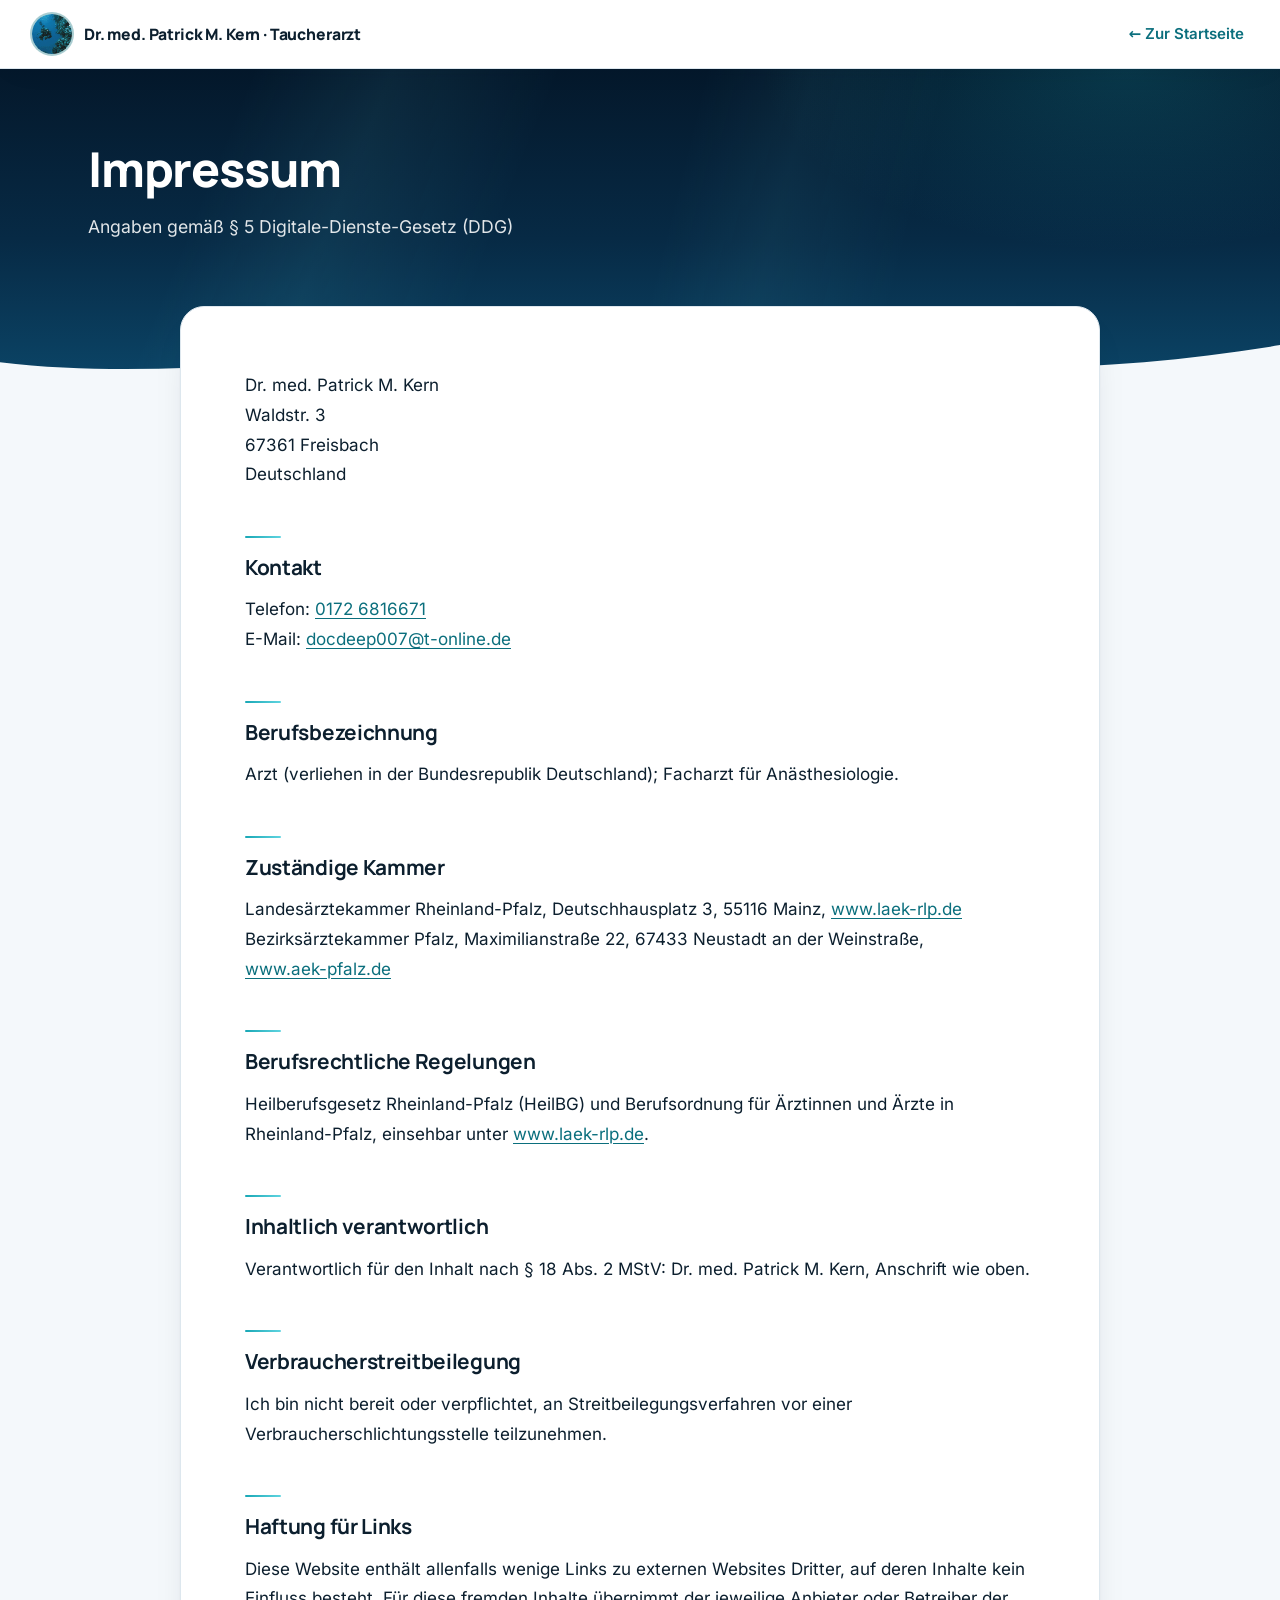
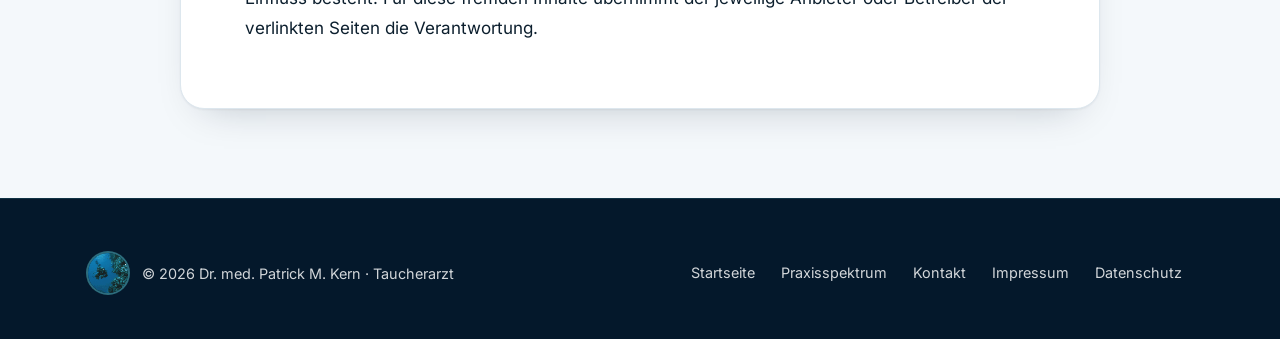
<file: impressum.html>
<!DOCTYPE html>
<html lang="de">
<head>
<meta charset="UTF-8">
<meta name="viewport" content="width=device-width, initial-scale=1">
<title>Impressum | Taucherarzt Dr. Kern</title>
<meta name="description" content="Impressum von Dr. med. Patrick M. Kern, Taucherarzt im Raum Karlsruhe-Speyer-Ludwigshafen: Anbieterkennzeichnung gemäß § 5 DDG.">
<meta name="robots" content="noindex, follow">
<link rel="canonical" href="https://taucherarzt.online/impressum.html">
<link rel="icon" href="favicon-48.png" type="image/png" sizes="48x48">
<link rel="icon" href="favicon-96.png" type="image/png" sizes="96x96">
<link rel="icon" href="/favicon.ico" sizes="16x16 32x32 48x48">
<link rel="apple-touch-icon" href="apple-touch-icon.png">
<meta name="theme-color" content="#04182b">
<link rel="preload" href="assets/fonts/manrope-latin-wght-normal.woff2" as="font" type="font/woff2" crossorigin>
<link rel="preload" href="assets/fonts/inter-latin-wght-normal.woff2" as="font" type="font/woff2" crossorigin>
<link rel="stylesheet" href="assets/css/site.css">
</head>
<body class="page">

<a class="skip-link" href="#main">Zum Inhalt springen</a>

<header class="legal-header">
  <div class="header-inner">
    <a class="brand brand-link" href="/">
      <img src="logo.png" alt="" width="40" height="40" decoding="async">
      <strong><span class="ditem">Dr. med. Patrick M. Kern</span><span class="dsep">&nbsp;<span class="dot">·</span> </span><span class="ditem">Taucherarzt</span></strong>
    </a>
    <a class="back-link" href="/">&larr; Zur Startseite</a>
  </div>
</header>

<main id="main" class="legal-main" tabindex="-1">
  <div class="page-hero">
    <div class="wrap">
      <h1>Impressum</h1>
      <p class="lede">Angaben gemäß § 5 <span class="nobr">Digitale-Dienste-Gesetz</span> (DDG)</p>
    </div>
    <svg class="page-hero-wave" viewBox="0 0 1440 60" preserveAspectRatio="none" aria-hidden="true" focusable="false"><path d="M0 40C240 70 480 6 720 28s480 34 720-8V60H0Z" fill="currentColor"/></svg>
  </div>
  <div class="wrap">
    <div class="legal-card">
    <address>
      Dr. med. Patrick M. Kern<br>
      Waldstr. 3<br>
      67361 Freisbach<br>
      Deutschland
    </address>

    <h2>Kontakt</h2>
    <p>
      Telefon: <a href="tel:+491726816671">0172&nbsp;6816671</a><br>
      <span class="nobr">E-Mail</span>: <a href="mailto:docdeep007@t-online.de"><span class="nobr">docdeep007@t-online.de</span></a>
    </p>

    <h2>Berufsbezeichnung</h2>
    <p>
      Arzt (verliehen in der Bundesrepublik Deutschland); Facharzt für Anästhesiologie.
    </p>

    <h2>Zuständige Kammer</h2>
    <p>
      Landesärztekammer <span class="nobr">Rheinland-Pfalz</span>, Deutschhausplatz 3, 55116 Mainz,
      <a href="https://www.laek-rlp.de" rel="noopener"><span class="nobr">www.laek-rlp.de</span></a><br>
      Bezirksärztekammer Pfalz, Maximilianstraße 22, 67433 Neustadt an der Weinstraße,
      <a href="https://www.aek-pfalz.de" rel="noopener"><span class="nobr">www.aek-pfalz.de</span></a>
    </p>

    <h2>Berufsrechtliche Regelungen</h2>
    <p>
      Heilberufsgesetz <span class="nobr">Rheinland-Pfalz</span> (HeilBG) und Berufsordnung für Ärztinnen und Ärzte
      in <span class="nobr">Rheinland-Pfalz</span>, einsehbar unter
      <a href="https://www.laek-rlp.de" rel="noopener"><span class="nobr">www.laek-rlp.de</span></a>.
    </p>

    <h2>Inhaltlich verantwortlich</h2>
    <p>
      Verantwortlich für den Inhalt nach § 18 Abs. 2 MStV: Dr. med. Patrick M. Kern,
      Anschrift wie oben.
    </p>

    <h2>Verbraucherstreitbeilegung</h2>
    <p>
      Ich bin nicht bereit oder verpflichtet, an Streitbeilegungsverfahren vor einer
      Verbraucherschlichtungsstelle teilzunehmen.
    </p>

    <h2>Haftung für Links</h2>
    <p>
      Diese Website enthält allenfalls wenige Links zu externen Websites Dritter, auf
      deren Inhalte kein Einfluss besteht. Für diese fremden Inhalte übernimmt der
      jeweilige Anbieter oder Betreiber der verlinkten Seiten die Verantwortung.
    </p>
    </div>
  </div>
</main>

<footer class="site-footer">
  <div class="wrap footer-row">
    <div class="footer-brand">
      <img src="logo.png" alt="" width="40" height="40" loading="lazy" decoding="async">
      <p>&copy; 2026 <span class="ditem">Dr. med. Patrick M. Kern</span><span class="dsep">&nbsp;<span class="dot">·</span> </span><span class="ditem">Taucherarzt</span></p>
    </div>
    <div class="footer-links">
      <a href="index.html">Startseite</a>
      <a href="index.html#praxisspektrum">Praxisspektrum</a>
      <a href="index.html#kontakt">Kontakt</a>
      <a href="impressum.html">Impressum</a>
      <a href="datenschutz.html">Datenschutz</a>
    </div>
  </div>
</footer>

</body>
</html>
</file>
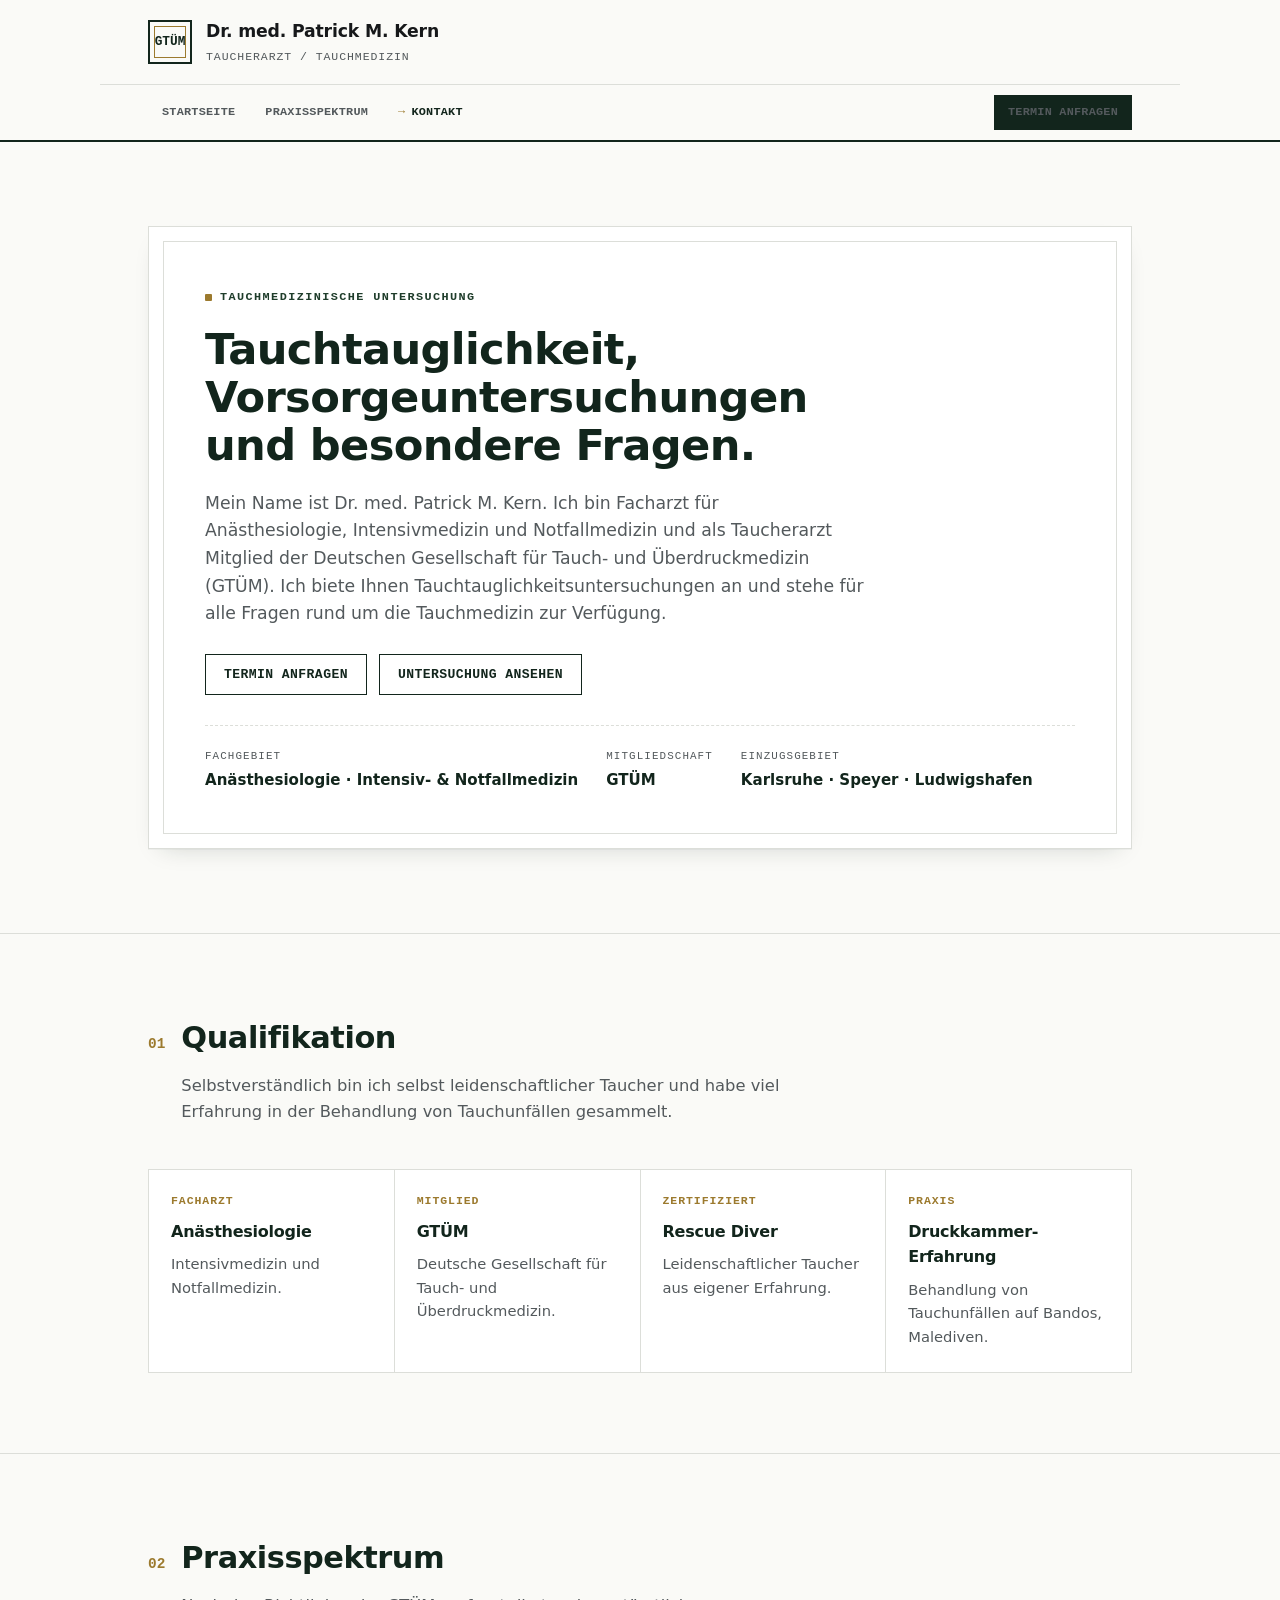
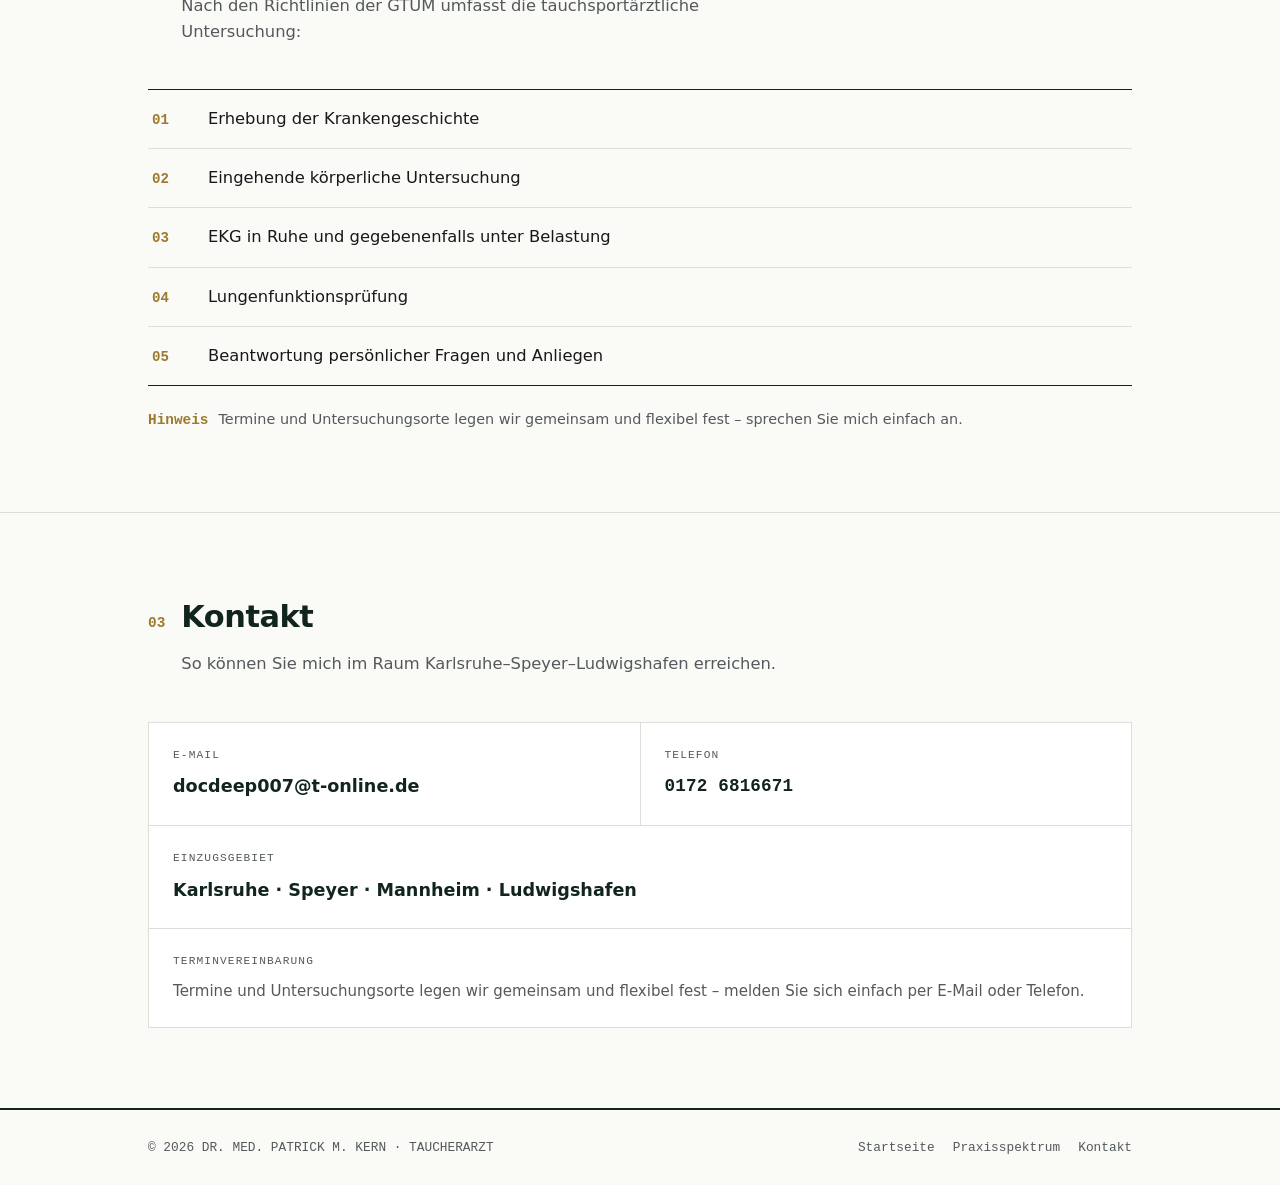
<file: taucherarzt-redesign-2.html>
<!DOCTYPE html>
<html lang="de">
<head>
<meta charset="UTF-8">
<meta name="viewport" content="width=device-width, initial-scale=1">
<title>Taucherarzt Dr. Kern</title>
<meta name="description" content="Tauchmedizinische Vorsorgeuntersuchungen, Tauchtauglichkeit und besondere Fragen - Dr. med. Patrick M. Kern, Taucherarzt im Raum Karlsruhe-Speyer-Ludwigshafen.">
<meta name="robots" content="noindex, nofollow">
<link rel="canonical" href="https://taucherarzt.online/">
<style>
  :root{
    --paper:#fafaf7;
    --card:#ffffff;
    --ink:#16181a;
    --ink-soft:#53595c;
    --rule:#dcded9;
    --pine-900:#12251c;
    --pine-700:#1f3d2b;
    --pine-500:#3c6b4c;
    --seal:#9c7a2e;
    --seal-ink:#fffdf7;
    --focus:#1f3d2b;
    --shadow: 0 1px 0 rgba(18,37,28,.04), 0 10px 24px -14px rgba(18,37,28,.22);
  }
  @media (prefers-color-scheme: dark){
    :root:not([data-theme="light"]){
      --paper:#0f1512;
      --card:#151d18;
      --ink:#eef1ec;
      --ink-soft:#a9b3ac;
      --rule:#2a352d;
      --pine-900:#eef1ec;
      --pine-700:#6ea885;
      --pine-500:#4c7a5e;
      --seal:#d1a94f;
      --seal-ink:#12251c;
      --focus:#6ea885;
      --shadow: 0 1px 0 rgba(0,0,0,.3), 0 10px 28px -14px rgba(0,0,0,.6);
    }
  }
  :root[data-theme="dark"]{
    --paper:#0f1512;
    --card:#151d18;
    --ink:#eef1ec;
    --ink-soft:#a9b3ac;
    --rule:#2a352d;
    --pine-900:#eef1ec;
    --pine-700:#6ea885;
    --pine-500:#4c7a5e;
    --seal:#d1a94f;
    --seal-ink:#12251c;
    --focus:#6ea885;
    --shadow: 0 1px 0 rgba(0,0,0,.3), 0 10px 28px -14px rgba(0,0,0,.6);
  }

  *{box-sizing:border-box;}
  html{scroll-behavior:smooth;}
  @media (prefers-reduced-motion: reduce){
    html{scroll-behavior:auto;}
    *{animation-duration:.001ms !important; animation-iteration-count:1 !important; transition-duration:.001ms !important;}
  }
  body{
    margin:0;
    background:var(--paper);
    color:var(--ink);
    font-family:ui-sans-serif, system-ui, -apple-system, "Segoe UI", Roboto, sans-serif;
    font-size:16px;
    line-height:1.6;
    -webkit-font-smoothing:antialiased;
  }
  h1,h2,h3{
    font-family:ui-sans-serif, system-ui, -apple-system, "Segoe UI", sans-serif;
    font-weight:800;
    color:var(--pine-900);
    text-wrap:balance;
    margin:0;
    letter-spacing:-.015em;
  }
  p{margin:0;}
  a{color:var(--pine-700);}
  a:focus-visible, button:focus-visible, [tabindex]:focus-visible{
    outline:3px solid var(--focus);
    outline-offset:3px;
  }
  .mono{
    font-family:ui-monospace, "SFMono-Regular", Consolas, "Cascadia Mono", monospace;
    letter-spacing:.01em;
  }
  .tag{
    display:inline-flex; align-items:center; gap:8px;
    font-family:ui-monospace, "SFMono-Regular", Consolas, monospace;
    font-size:.74rem;
    letter-spacing:.12em;
    text-transform:uppercase;
    color:var(--pine-700);
    font-weight:600;
  }
  .tag::before{
    content:""; width:7px; height:7px; border-radius:1px;
    background:var(--seal);
    display:inline-block;
  }
  .wrap{
    max-width:1080px;
    margin-inline:auto;
    padding-inline:clamp(20px, 5vw, 48px);
  }
  .visually-hidden{
    position:absolute; width:1px; height:1px; overflow:hidden;
    clip:rect(0 0 0 0); white-space:nowrap; border:0; padding:0; margin:-1px;
  }
  .skip-link{
    position:absolute; left:12px; top:-60px;
    background:var(--pine-700); color:#fff;
    padding:10px 16px; z-index:100;
    transition:top .15s ease;
    font-weight:600; text-decoration:none;
  }
  .skip-link:focus{top:12px;}

  /* ---------- Header (Aktenkopf) ---------- */
  header.site{
    border-bottom:2px solid var(--pine-900);
    background:var(--paper);
  }
  .letterhead{
    display:flex; align-items:center; justify-content:space-between;
    gap:24px; padding-block:18px;
    border-bottom:1px solid var(--rule);
  }
  .brand{
    display:flex; align-items:center; gap:14px;
    text-decoration:none; color:var(--ink);
  }
  .brand .seal{
    width:44px; height:44px; flex:none;
    border:2px solid var(--pine-900);
    display:flex; align-items:center; justify-content:center;
    font-family:ui-monospace, monospace; font-weight:700; font-size:.8rem;
    color:var(--pine-900);
    position:relative;
  }
  .brand .seal::after{
    content:""; position:absolute; inset:4px; border:1px solid var(--seal);
  }
  .brand-text strong{
    display:block; font-size:1.08rem; font-weight:800; letter-spacing:-.01em;
  }
  .brand-text span{
    display:block; font-family:ui-monospace, monospace; font-size:.72rem;
    letter-spacing:.08em; text-transform:uppercase; color:var(--ink-soft);
    margin-top:2px;
  }

  .menu-toggle{
    display:none; background:none; border:1.5px solid var(--pine-900);
    width:44px; height:44px; padding:0; cursor:pointer; flex:none;
  }
  .menu-toggle span{
    display:block; width:20px; height:2px; background:var(--pine-900); margin:5px auto;
    transition:transform .2s ease, opacity .2s ease;
  }
  .menu-toggle.open span:nth-child(1){transform:translateY(7px) rotate(45deg);}
  .menu-toggle.open span:nth-child(2){opacity:0;}
  .menu-toggle.open span:nth-child(3){transform:translateY(-7px) rotate(-45deg);}

  /* Mobile-only bottom action bar - a phone can call the number directly,
     a capability a desktop visit doesn't have, so this is a deliberately
     mobile-specific addition, not just a shrunk desktop nav. */
  .mobile-bar{display:none;}

  nav.primary{display:flex; align-items:center; gap:2px; padding-block:10px;}
  nav.primary a{
    text-decoration:none; color:var(--ink-soft); font-weight:700; font-size:.86rem;
    letter-spacing:.02em;
    padding:8px 14px; position:relative;
    font-family:ui-monospace, monospace; text-transform:uppercase; font-size:.74rem;
  }
  nav.primary a:hover{color:var(--pine-900);}
  nav.primary a[aria-current="page"]{color:var(--pine-900);}
  nav.primary a[aria-current="page"]::before{
    content:"\2192"; margin-right:6px; color:var(--seal);
  }
  .cta{
    display:inline-flex; align-items:center; gap:8px;
    background:var(--pine-900); color:var(--seal-ink);
    text-decoration:none; font-weight:700; font-size:.82rem;
    letter-spacing:.03em;
    padding:10px 20px;
    margin-left:auto;
    font-family:ui-monospace, monospace; text-transform:uppercase;
  }
  .cta:hover{background:var(--pine-700);}
  .cta:visited{color:var(--seal-ink);}

  /* ---------- Hero (Aktenblatt) ---------- */
  .hero{padding-block:clamp(44px, 8vw, 84px);}
  .file-card{
    background:var(--card);
    border:1px solid var(--rule);
    box-shadow:var(--shadow);
    padding:clamp(28px, 5vw, 56px);
    position:relative;
  }
  .file-card::before{
    content:""; position:absolute; top:14px; right:14px; bottom:14px; left:14px;
    border:1px solid var(--rule);
    pointer-events:none;
  }
  .hero h1{
    font-size:clamp(1.9rem, 3.6vw, 2.7rem);
    line-height:1.12;
    margin-block:16px 20px;
    max-width:20ch;
  }
  .hero .lede{
    font-size:1.08rem; color:var(--ink-soft); max-width:60ch;
    margin-bottom:26px;
  }
  .hero-actions{display:flex; flex-wrap:wrap; gap:12px; align-items:center;}
  .btn-outline{
    display:inline-flex; align-items:center; gap:8px;
    border:1.5px solid var(--pine-900); color:var(--pine-900);
    text-decoration:none; font-weight:700; font-size:.82rem;
    letter-spacing:.03em;
    padding:9px 18px;
    font-family:ui-monospace, monospace; text-transform:uppercase;
  }
  .btn-outline:hover{background:var(--pine-900); color:var(--seal-ink);}

  .meta-row{
    display:flex; flex-wrap:wrap; gap:10px 28px;
    margin-top:30px; padding-top:22px;
    border-top:1px dashed var(--rule);
  }
  .meta-item{display:flex; flex-direction:column; gap:3px;}
  .meta-item .k{
    font-family:ui-monospace, monospace; font-size:.68rem; letter-spacing:.1em;
    text-transform:uppercase; color:var(--ink-soft);
  }
  .meta-item .v{font-weight:700; font-size:.94rem; color:var(--pine-900);}

  /* ---------- Sections ---------- */
  section{padding-block:clamp(48px, 7vw, 80px);}
  section + section{border-top:1px solid var(--rule);}
  .section-head{max-width:64ch; margin-bottom:clamp(28px,4vw,44px); display:flex; align-items:baseline; gap:16px;}
  .section-head .num{
    font-family:ui-monospace, monospace; font-size:.9rem; font-weight:700;
    color:var(--seal); flex:none;
  }
  .section-head h2{font-size:clamp(1.4rem, 2.6vw, 1.9rem);}
  .section-head .lede{color:var(--ink-soft); font-size:1.02rem; margin-top:10px; max-width:58ch;}

  .reveal{transition:opacity .5s ease, transform .5s ease;}
  .reveal.is-hidden{opacity:0; transform:translateY(10px);}
  @media (prefers-reduced-motion: reduce){
    .reveal{transition:none;}
    .reveal.is-hidden{opacity:1; transform:none;}
  }

  /* Qualifikation - Aktenreiter */
  .quals{display:grid; grid-template-columns:repeat(auto-fit, minmax(240px,1fr)); gap:1px; background:var(--rule); border:1px solid var(--rule);}
  .qual{background:var(--card); padding:22px 22px 24px; display:flex; flex-direction:column; gap:8px;}
  .qual .code{font-family:ui-monospace, monospace; font-size:.72rem; letter-spacing:.08em; color:var(--seal); font-weight:700;}
  .qual h3{font-size:1rem; font-weight:700; font-family:ui-sans-serif, system-ui, sans-serif;}
  .qual p{color:var(--ink-soft); font-size:.92rem;}

  /* Praxisspektrum - Befundbogen */
  .exam-table{width:100%; border-collapse:collapse;}
  .exam-table tr{border-bottom:1px solid var(--rule);}
  .exam-table tr:first-child{border-top:1px solid var(--pine-900);}
  .exam-table tr:last-child{border-bottom:1px solid var(--pine-900);}
  .exam-table td{padding:16px 4px; vertical-align:baseline;}
  .exam-table td.idx{
    font-family:ui-monospace, monospace; font-size:.88rem; color:var(--seal);
    width:56px; font-weight:700;
  }
  .exam-table td.txt{font-size:1.02rem;}
  .exam-note{
    margin-top:22px; font-size:.9rem; color:var(--ink-soft);
    display:flex; gap:10px; align-items:baseline;
  }
  .exam-note .k{font-family:ui-monospace, monospace; color:var(--seal); font-weight:700; flex:none;}

  /* Kontakt */
  .contact-grid{display:grid; grid-template-columns:1fr 1fr; gap:1px; background:var(--rule); border:1px solid var(--rule);}
  .contact-cell{background:var(--card); padding:24px;}
  .contact-cell .k{
    font-family:ui-monospace, monospace; font-size:.7rem; letter-spacing:.1em;
    text-transform:uppercase; color:var(--ink-soft); display:block; margin-bottom:8px;
  }
  .contact-cell a, .contact-cell .v{
    text-decoration:none; color:var(--pine-900); font-weight:700; font-size:1.1rem;
  }
  .contact-cell a:hover{color:var(--seal);}
  .contact-cell.wide{grid-column:1 / -1;}
  .contact-cell.note{color:var(--ink-soft); font-size:.94rem; font-weight:400;}

  /* Footer */
  footer.site{padding-block:28px; border-top:2px solid var(--pine-900);}
  .footer-row{display:flex; flex-wrap:wrap; gap:14px 26px; justify-content:space-between; align-items:center;}
  .footer-row p{color:var(--ink-soft); font-size:.8rem; font-family:ui-monospace, monospace;}
  .footer-links{display:flex; gap:18px; flex-wrap:wrap;}
  .footer-links a{color:var(--ink-soft); font-size:.8rem; text-decoration:none; font-family:ui-monospace, monospace;}
  .footer-links a:hover{color:var(--pine-900);}

  @media (max-width: 820px){
    body{padding-bottom:calc(72px + env(safe-area-inset-bottom));}
    nav.primary{
      position:fixed; inset:70px 12px auto 12px;
      background:var(--card); border:1.5px solid var(--pine-900);
      box-shadow:var(--shadow);
      flex-direction:column; align-items:stretch; padding:8px;
      opacity:0; transform:translateY(-6px); pointer-events:none;
      transition:opacity .15s ease, transform .15s ease;
    }
    nav.primary.open{opacity:1; transform:none; pointer-events:auto;}
    nav.primary a{padding:14px; font-size:.86rem; min-height:44px; display:flex; align-items:center;}
    /* The bottom action bar (below) already covers the call-to-action on
       mobile, so the in-menu CTA would just duplicate it. */
    .cta{display:none;}
    .menu-toggle{display:block;}
    .letterhead{flex-wrap:wrap;}
    .hero{padding-block:28px 24px;}
    .contact-grid{grid-template-columns:1fr;}

    .mobile-bar{
      display:flex;
      position:fixed; left:0; right:0; bottom:0; z-index:60;
      padding:10px 12px calc(10px + env(safe-area-inset-bottom));
      gap:10px;
      background:var(--card);
      border-top:1.5px solid var(--pine-900);
      box-shadow:0 -10px 24px -14px rgba(18,37,28,.3);
    }
    .mobile-bar a{
      flex:1;
      display:flex; align-items:center; justify-content:center; gap:8px;
      min-height:48px;
      text-decoration:none;
      font-weight:700; font-size:.86rem;
      font-family:ui-monospace, monospace; text-transform:uppercase; letter-spacing:.02em;
    }
    .mobile-bar a.call{
      color:var(--pine-900); background:var(--paper); border:1.5px solid var(--pine-900);
    }
    .mobile-bar a.book{
      color:var(--seal-ink); background:var(--pine-900);
    }
  }
</style>
</head>
<body>

<a class="skip-link" href="#main">Zum Inhalt springen</a>

<header class="site">
  <div class="wrap letterhead">
    <a class="brand" href="#top">
      <span class="seal" aria-hidden="true">GTÜM</span>
      <span class="brand-text">
        <strong>Dr. med. Patrick M. Kern</strong>
        <span>Taucherarzt / Tauchmedizin</span>
      </span>
    </a>
    <button class="menu-toggle" id="menuToggle" aria-expanded="false" aria-controls="primaryNav">
      <span></span><span></span><span></span>
      <span class="visually-hidden">Menü öffnen</span>
    </button>
  </div>
  <div class="wrap">
    <nav class="primary" id="primaryNav" aria-label="Hauptnavigation">
      <a href="#top" aria-current="page">Startseite</a>
      <a href="#praxisspektrum">Praxisspektrum</a>
      <a href="#kontakt">Kontakt</a>
      <a class="cta" href="mailto:docdeep007@t-online.de">Termin anfragen</a>
    </nav>
  </div>
</header>

<main id="main">

  <!-- HERO / STARTSEITE -->
  <section id="top" class="hero">
    <div class="wrap">
      <div class="file-card">
        <span class="tag">Tauchmedizinische Untersuchung</span>
        <h1>Tauchtauglichkeit, Vorsorgeuntersuchungen und besondere Fragen.</h1>
        <p class="lede">
          Mein Name ist Dr.&nbsp;med. Patrick M. Kern. Ich bin Facharzt für Anästhesiologie,
          Intensivmedizin und Notfallmedizin und als Taucherarzt Mitglied der Deutschen
          Gesellschaft für Tauch- und Überdruckmedizin (GTÜM). Ich biete Ihnen
          Tauchtauglichkeitsuntersuchungen an und stehe für alle Fragen rund um die
          Tauchmedizin zur Verfügung.
        </p>
        <div class="hero-actions">
          <a class="btn-outline" href="mailto:docdeep007@t-online.de">Termin anfragen</a>
          <a class="btn-outline" href="#praxisspektrum">Untersuchung ansehen</a>
        </div>
        <div class="meta-row">
          <div class="meta-item">
            <span class="k">Fachgebiet</span>
            <span class="v">Anästhesiologie · Intensiv- &amp; Notfallmedizin</span>
          </div>
          <div class="meta-item">
            <span class="k">Mitgliedschaft</span>
            <span class="v">GTÜM</span>
          </div>
          <div class="meta-item">
            <span class="k">Einzugsgebiet</span>
            <span class="v">Karlsruhe · Speyer · Ludwigshafen</span>
          </div>
        </div>
      </div>
    </div>
  </section>

  <!-- QUALIFIKATION -->
  <section id="qualifikation">
    <div class="wrap">
      <div class="section-head reveal">
        <span class="num">01</span>
        <div>
          <h2>Qualifikation</h2>
          <p class="lede">
            Selbstverständlich bin ich selbst leidenschaftlicher Taucher und habe viel
            Erfahrung in der Behandlung von Tauchunfällen gesammelt.
          </p>
        </div>
      </div>

      <div class="quals reveal">
        <div class="qual">
          <span class="code">FACHARZT</span>
          <h3>Anästhesiologie</h3>
          <p>Intensivmedizin und Notfallmedizin.</p>
        </div>
        <div class="qual">
          <span class="code">MITGLIED</span>
          <h3>GTÜM</h3>
          <p>Deutsche Gesellschaft für Tauch- und Überdruckmedizin.</p>
        </div>
        <div class="qual">
          <span class="code">ZERTIFIZIERT</span>
          <h3>Rescue Diver</h3>
          <p>Leidenschaftlicher Taucher aus eigener Erfahrung.</p>
        </div>
        <div class="qual">
          <span class="code">PRAXIS</span>
          <h3>Druckkammer-Erfahrung</h3>
          <p>Behandlung von Tauchunfällen auf Bandos, Malediven.</p>
        </div>
      </div>
    </div>
  </section>

  <!-- PRAXISSPEKTRUM -->
  <section id="praxisspektrum">
    <div class="wrap">
      <div class="section-head reveal">
        <span class="num">02</span>
        <div>
          <h2>Praxisspektrum</h2>
          <p class="lede">Nach den Richtlinien der GTÜM umfasst die tauchsportärztliche Untersuchung:</p>
        </div>
      </div>

      <table class="exam-table reveal">
        <tbody>
          <tr><td class="idx">01</td><td class="txt">Erhebung der Krankengeschichte</td></tr>
          <tr><td class="idx">02</td><td class="txt">Eingehende körperliche Untersuchung</td></tr>
          <tr><td class="idx">03</td><td class="txt">EKG in Ruhe und gegebenenfalls unter Belastung</td></tr>
          <tr><td class="idx">04</td><td class="txt">Lungenfunktionsprüfung</td></tr>
          <tr><td class="idx">05</td><td class="txt">Beantwortung persönlicher Fragen und Anliegen</td></tr>
        </tbody>
      </table>
      <p class="exam-note reveal">
        <span class="k">Hinweis</span>
        <span>Termine und Untersuchungsorte legen wir gemeinsam und flexibel fest – sprechen Sie mich einfach an.</span>
      </p>
    </div>
  </section>

  <!-- KONTAKT -->
  <section id="kontakt">
    <div class="wrap">
      <div class="section-head reveal">
        <span class="num">03</span>
        <div>
          <h2>Kontakt</h2>
          <p class="lede">So können Sie mich im Raum Karlsruhe&ndash;Speyer&ndash;Ludwigshafen erreichen.</p>
        </div>
      </div>

      <div class="contact-grid reveal">
        <div class="contact-cell">
          <span class="k">E-Mail</span>
          <a href="mailto:docdeep007@t-online.de">docdeep007@t-online.de</a>
        </div>
        <div class="contact-cell">
          <span class="k">Telefon</span>
          <a href="tel:+491726816671" class="mono">0172&nbsp;6816671</a>
        </div>
        <div class="contact-cell wide">
          <span class="k">Einzugsgebiet</span>
          <span class="v">Karlsruhe · Speyer · Mannheim · Ludwigshafen</span>
        </div>
        <div class="contact-cell wide note">
          <span class="k">Terminvereinbarung</span>
          <span>Termine und Untersuchungsorte legen wir gemeinsam und flexibel fest – melden Sie sich einfach per E-Mail oder Telefon.</span>
        </div>
      </div>
    </div>
  </section>

</main>

<footer class="site">
  <div class="wrap footer-row">
    <p>&copy; <span id="year"></span> DR. MED. PATRICK M. KERN · TAUCHERARZT</p>
    <div class="footer-links">
      <a href="#top">Startseite</a>
      <a href="#praxisspektrum">Praxisspektrum</a>
      <a href="#kontakt">Kontakt</a>
    </div>
  </div>
</footer>

<!-- Mobile-only bottom action bar, see .mobile-bar / the max-width media query in <style> -->
<div class="mobile-bar" role="navigation" aria-label="Schnellkontakt">
  <a class="call" href="tel:+491726816671">Anrufen</a>
  <a class="book" href="mailto:docdeep007@t-online.de">Termin anfragen</a>
</div>

<script>
  (function(){
    document.getElementById('year').textContent = new Date().getFullYear();

    var toggle = document.getElementById('menuToggle');
    var nav = document.getElementById('primaryNav');
    toggle.addEventListener('click', function(){
      var open = nav.classList.toggle('open');
      toggle.classList.toggle('open', open);
      toggle.setAttribute('aria-expanded', open ? 'true' : 'false');
    });
    nav.querySelectorAll('a').forEach(function(a){
      a.addEventListener('click', function(){
        nav.classList.remove('open');
        toggle.classList.remove('open');
        toggle.setAttribute('aria-expanded', 'false');
      });
    });

    var sections = document.querySelectorAll('#qualifikation, #praxisspektrum, #kontakt');
    var navLinks = document.querySelectorAll('nav.primary a[href^="#"]');
    var navTargetForSection = { qualifikation:'top', praxisspektrum:'praxisspektrum', kontakt:'kontakt' };
    function setActive(id){
      var target = navTargetForSection[id] || id;
      navLinks.forEach(function(a){
        var match = a.getAttribute('href') === '#' + target;
        if (match) a.setAttribute('aria-current','page'); else a.removeAttribute('aria-current');
      });
    }

    if ('IntersectionObserver' in window){
      var revealEls = document.querySelectorAll('.reveal');
      revealEls.forEach(function(el){ el.classList.add('is-hidden'); });
      var revealObserver = new IntersectionObserver(function(entries){
        entries.forEach(function(entry){
          if (entry.isIntersecting){
            entry.target.classList.remove('is-hidden');
            revealObserver.unobserve(entry.target);
          }
        });
      }, {threshold:.15});
      revealEls.forEach(function(el){ revealObserver.observe(el); });

      var navObserver = new IntersectionObserver(function(entries){
        entries.forEach(function(entry){
          if (entry.isIntersecting) setActive(entry.target.id);
        });
      }, {rootMargin:'-45% 0px -50% 0px'});
      sections.forEach(function(s){ navObserver.observe(s); });
    }
  })();
</script>
</body>
</html>
</file>
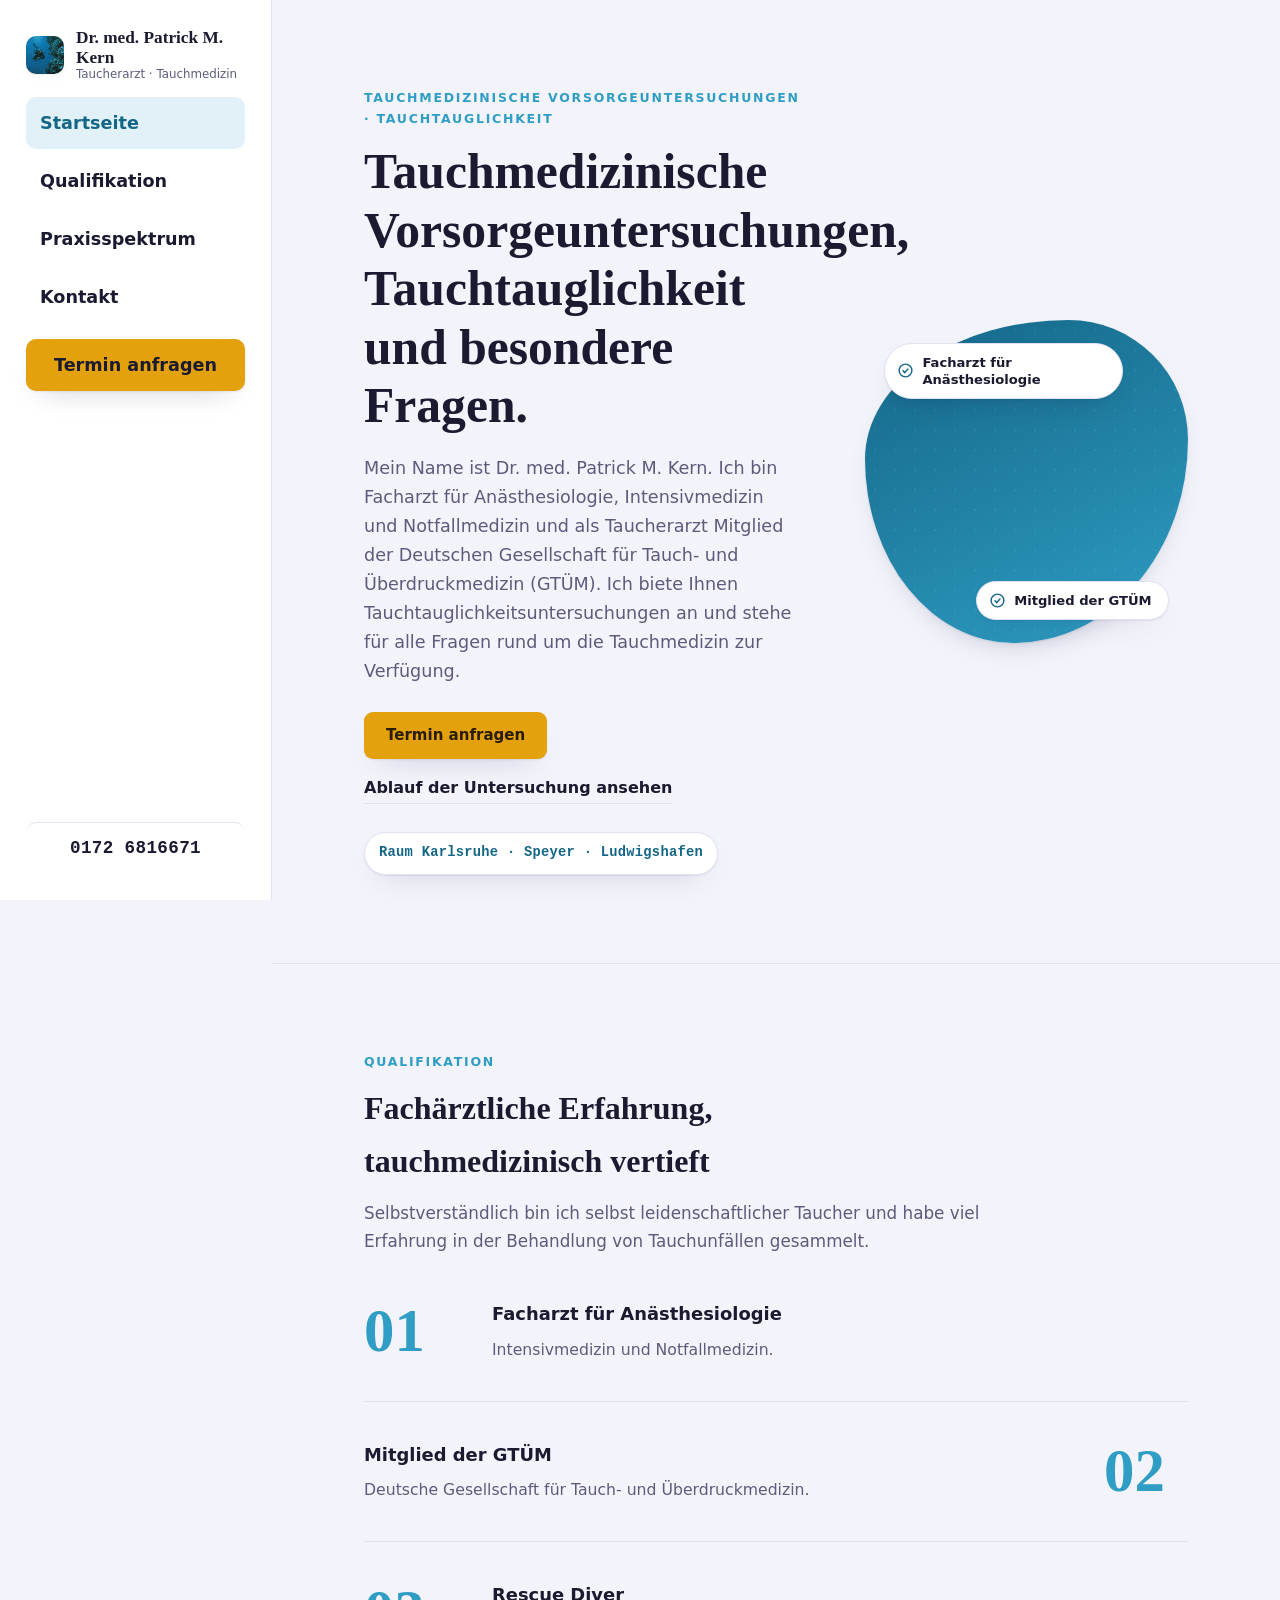
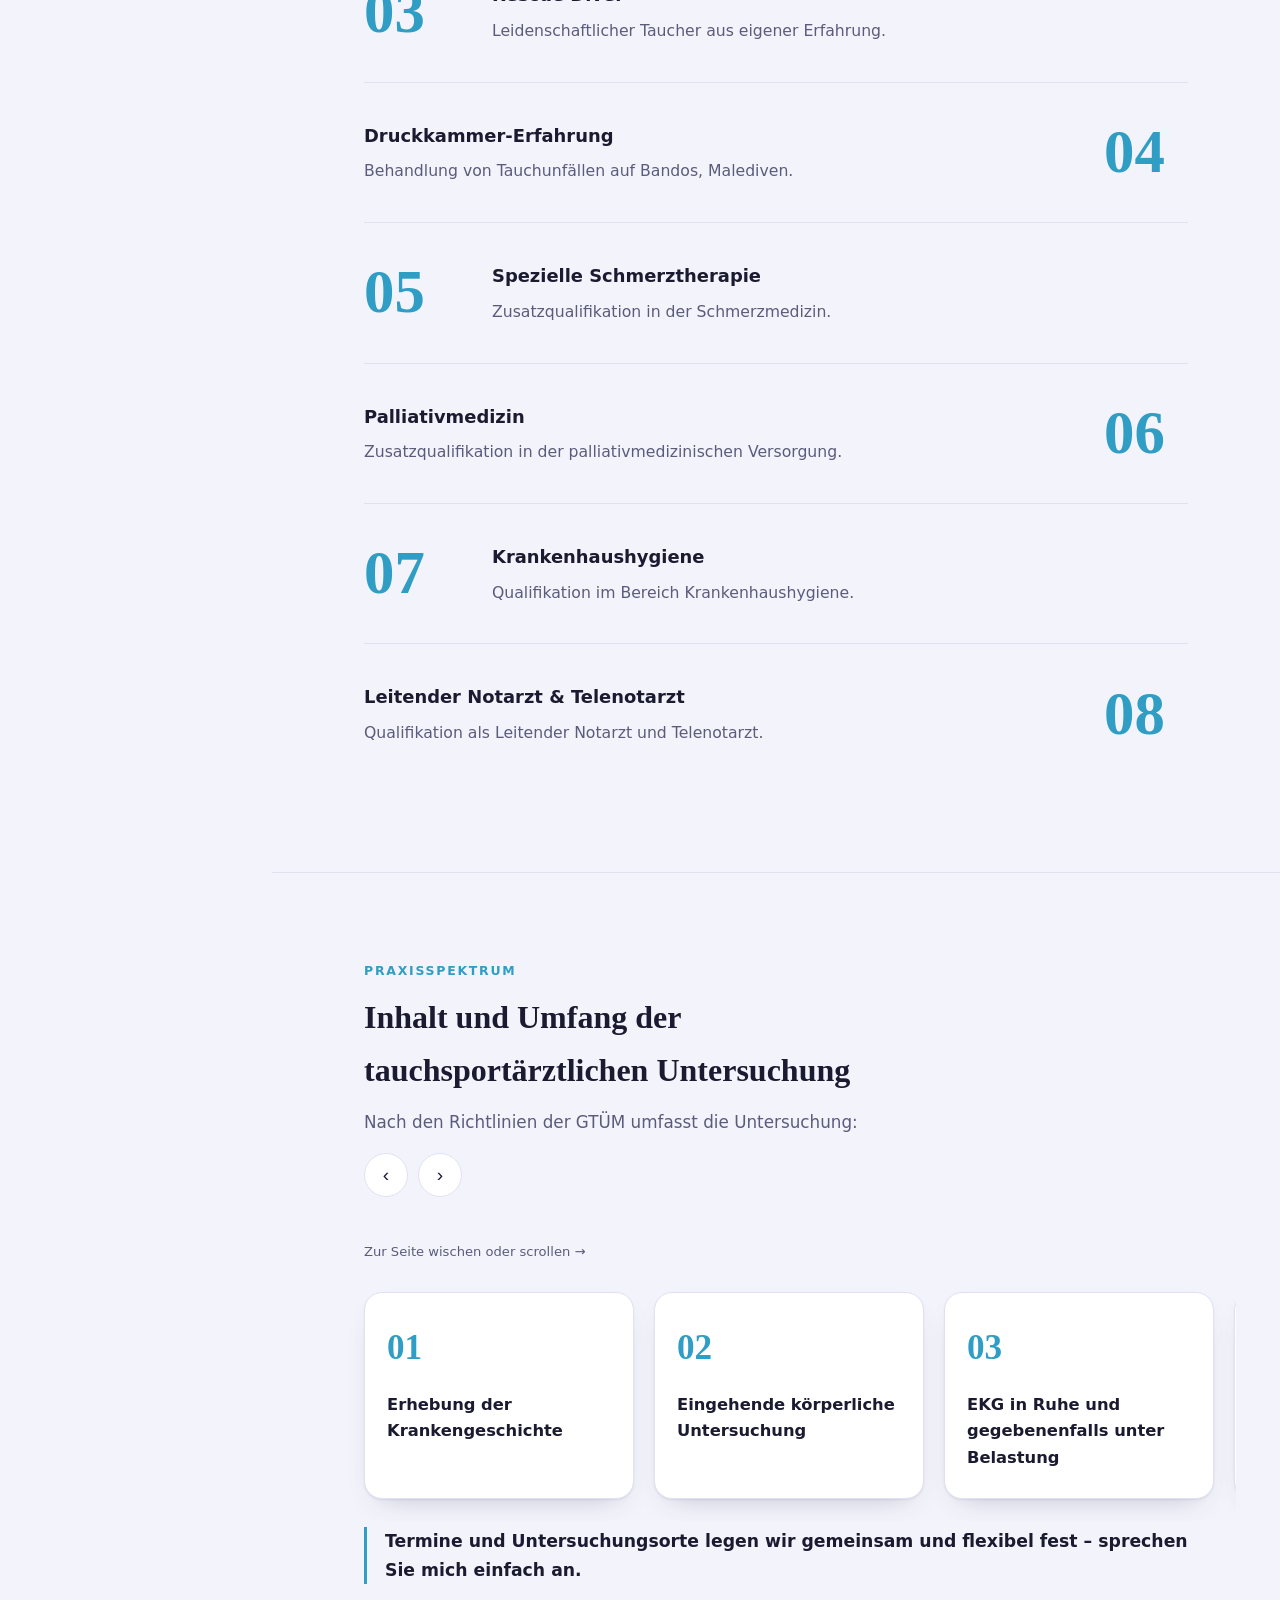
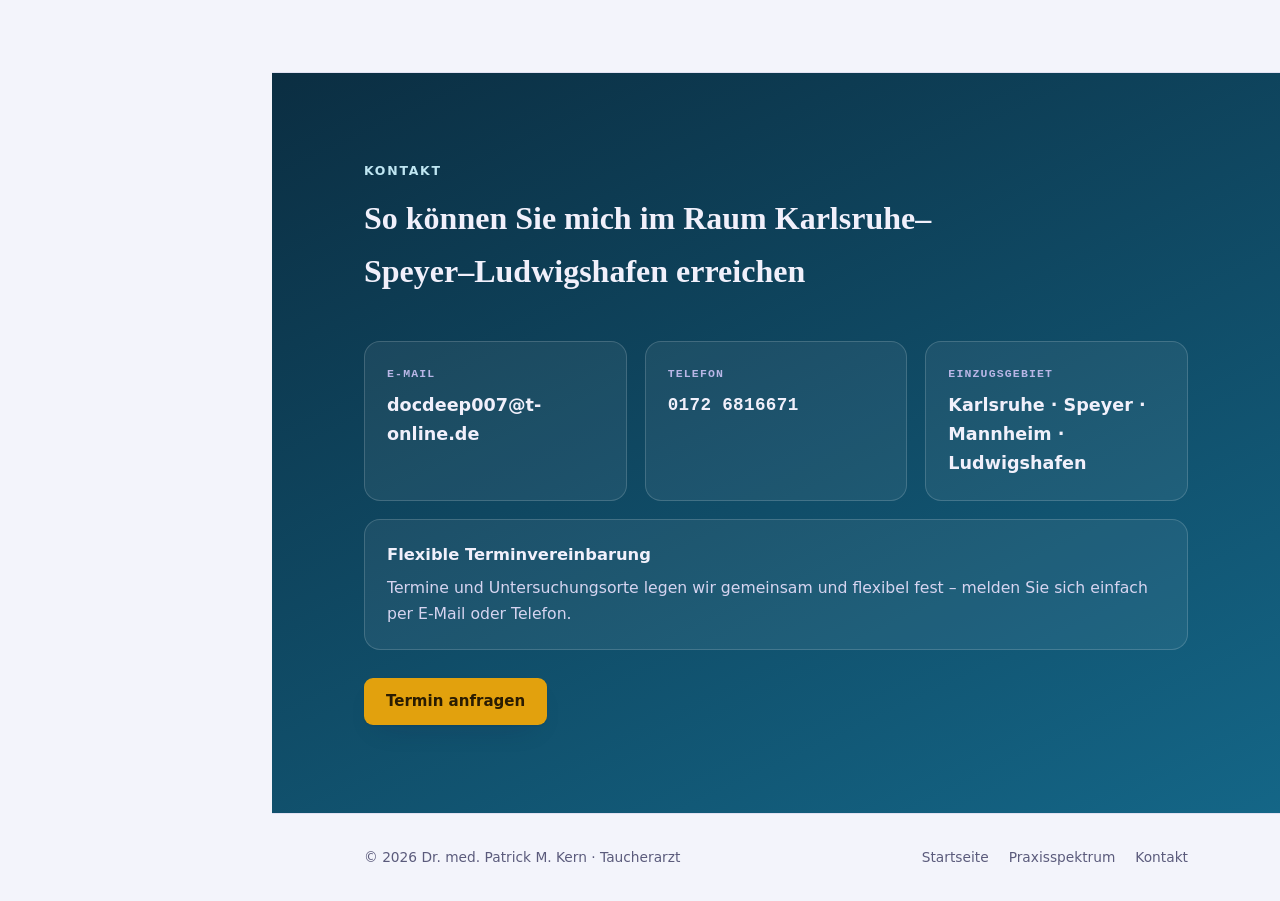
<file: taucherarzt-redesign.html>
<!DOCTYPE html>
<html lang="de">
<head>
<meta charset="UTF-8">
<meta name="viewport" content="width=device-width, initial-scale=1">
<title>Taucherarzt Dr. Kern</title>
<meta name="description" content="Tauchmedizinische Vorsorgeuntersuchungen, Tauchtauglichkeit und besondere Fragen - Dr. med. Patrick M. Kern, Taucherarzt im Raum Karlsruhe-Speyer-Ludwigshafen.">
<meta name="robots" content="noindex, nofollow">
<link rel="canonical" href="https://taucherarzt.online/">
<style>
  :root{
    --font-display: Georgia, "Iowan Old Style", "Palatino Linotype", "Book Antiqua", "Noto Serif", serif;
    --font-sans: system-ui, -apple-system, "Segoe UI", Roboto, "Helvetica Neue", Arial, sans-serif;
    --font-mono: ui-monospace, "SFMono-Regular", Consolas, "Cascadia Mono", monospace;

    --rail-w: 272px;
    --rail-head-h: 72px;

    /* Deep indigo / warm gold palette - distinct hue family from the
       previous teal + cream + coral redesigns. */
    --paper:#f3f4fb;
    --surface-raised:#ffffff;
    --surface-line:#e1e1f2;
    --ink:#1a1a30;
    --ink-soft:#5b5b7c;
    /* Ocean blue/teal, matched to the logo photo's sea-blue tones
       instead of the earlier indigo/magenta accent. */
    --brand-900:#0b2e42;
    --brand-700:#146687;
    --brand-500:#2f9dc4;
    --brand-300:#bfe6f2;
    --accent:#e2a10d;
    --accent-ink:#2a1c02;
    --focus:#146687;
    --shadow-1: 0 1px 2px rgba(20,18,58,.07), 0 12px 30px -16px rgba(20,18,58,.28);
    /* Always render the light palette, regardless of the device's dark
       mode setting - the owner wants a consistent white background on
       every device, not an automatic dark theme. */
    color-scheme: light;
  }

  *{box-sizing:border-box;}
  html{scroll-behavior:smooth; overflow-x:hidden;}
  @media (prefers-reduced-motion: reduce){
    html{scroll-behavior:auto;}
    *{animation-duration:.001ms !important; animation-iteration-count:1 !important; transition-duration:.001ms !important;}
  }
  body{
    margin:0;
    background:var(--paper);
    color:var(--ink);
    font-family:var(--font-sans);
    font-size:16px;
    line-height:1.65;
    -webkit-font-smoothing:antialiased;
    overflow-x:hidden;
    /* Long German compound words (e.g. "Vorsorgeuntersuchungen") must stay
       fully intact - no hyphenation and no mid-word breaks, ever. Left at
       the default overflow-wrap ("normal", i.e. only break at whitespace)
       so a word can never be split - not even as a "last resort", since
       overflow-wrap:break-word can still fire in combination with
       text-wrap:balance even when a word would fit whole on its own line.
       Fluid font-size + spacing on the specific elements that hold long
       words is what keeps them from overflowing at narrow widths instead. */
  }
  h1,h2,h3{
    font-family:var(--font-display);
    font-weight:600;
    color:var(--ink);
    text-wrap:balance;
    margin:0;
    letter-spacing:0;
  }
  p{margin:0;}
  a{color:var(--brand-700);}
  a:focus-visible, button:focus-visible, summary:focus-visible, [tabindex]:focus-visible{
    outline:3px solid var(--focus);
    outline-offset:3px;
    border-radius:4px;
  }
  .mono{font-family:var(--font-mono); letter-spacing:.02em;}
  .eyebrow{
    font-family:var(--font-sans);
    font-size:.78rem;
    letter-spacing:.14em;
    text-transform:uppercase;
    color:var(--brand-500);
    font-weight:700;
  }
  .wrap{
    max-width:920px;
    margin-inline:auto;
    padding-inline:clamp(20px, 5vw, 48px);
  }
  .visually-hidden{
    position:absolute; width:1px; height:1px; overflow:hidden;
    clip:rect(0 0 0 0); white-space:nowrap; border:0; padding:0; margin:-1px;
  }
  .skip-link{
    position:absolute; left:12px; top:-60px;
    background:var(--brand-700); color:#fff;
    padding:10px 16px; border-radius:6px; z-index:200;
    transition:top .15s ease;
    font-weight:600; text-decoration:none;
  }
  .skip-link:focus{top:12px;}

  .cta{
    display:inline-flex; align-items:center; justify-content:center; gap:8px;
    background:var(--accent); color:var(--accent-ink);
    text-decoration:none; font-weight:700; font-size:.94rem;
    min-height:44px; padding:11px 22px; border-radius:9px;
    box-shadow:var(--shadow-1);
    transition:transform .15s ease, box-shadow .15s ease;
    white-space:nowrap;
  }
  .cta:hover{transform:translateY(-1px);}
  .cta:visited{color:var(--accent-ink);}
  .link-quiet{
    font-weight:600; text-decoration:none; color:var(--ink);
    border-bottom:1px solid var(--surface-line);
    padding-bottom:2px;
  }
  .link-quiet:hover{border-color:var(--brand-500);}

  /* ---------- Sidebar navigation rail ----------
     A fixed left rail on desktop replaces the classic sticky top bar; on
     mobile it collapses to a slim top bar plus a full-screen overlay
     drawer, rather than a small dropdown panel. */
  .rail{
    position:sticky; top:0; z-index:50;
    /* Solid, not translucent/blurred: a backdrop-filter here would create a
       new containing block for the fixed-position mobile nav drawer inside
       it, collapsing the drawer to this header's own (tiny) height instead
       of the full viewport - i.e. it silently breaks the mobile menu. */
    background:var(--surface-raised);
    border-bottom:1px solid var(--surface-line);
  }
  .rail-head{
    min-height:var(--rail-head-h);
    display:flex; align-items:center; justify-content:space-between; gap:16px;
    padding-inline:clamp(20px,5vw,32px);
  }
  .brand{display:flex; align-items:center; gap:12px; text-decoration:none; color:var(--ink);}
  .brand img{
    width:38px; height:38px; border-radius:10px; object-fit:cover;
    box-shadow:var(--shadow-1);
  }
  .brand-text{display:flex; flex-direction:column; line-height:1.15;}
  .brand-text strong{font-family:var(--font-display); font-size:1.08rem; font-weight:600;}
  .brand-text span{font-size:.74rem; color:var(--ink-soft);}

  .menu-toggle{
    background:none; border:1px solid var(--surface-line);
    border-radius:8px; width:44px; height:44px; padding:0; cursor:pointer;
    flex:none;
  }
  .menu-toggle span{
    display:block; width:20px; height:2px; background:var(--ink); margin:5px auto;
    transition:transform .2s ease, opacity .2s ease;
  }
  .menu-toggle.open span:nth-child(1){transform:translateY(7px) rotate(45deg);}
  .menu-toggle.open span:nth-child(2){opacity:0;}
  .menu-toggle.open span:nth-child(3){transform:translateY(-7px) rotate(-45deg);}

  .rail-nav{
    position:fixed; top:var(--rail-head-h); left:0; right:0; bottom:0;
    background:var(--surface-raised);
    display:flex; flex-direction:column; gap:6px;
    padding:18px;
    transform:translateX(100%);
    transition:transform .25s ease;
    overflow-y:auto;
    z-index:45;
  }
  .rail-nav.open{transform:translateX(0);}
  .rail-nav a{
    display:flex; align-items:center; min-height:52px; padding:0 14px;
    font-weight:700; font-size:1.1rem; text-decoration:none; color:var(--ink);
    border-radius:10px;
  }
  .rail-nav a:hover{background:var(--surface-line);}
  .rail-nav a[aria-current="page"]{color:var(--brand-700); background:color-mix(in srgb, var(--brand-500) 14%, transparent);}
  .rail-nav .cta{margin-top:10px; justify-content:center;}
  .rail-phone{
    margin-top:auto; display:flex; align-items:center; justify-content:center;
    min-height:52px; font-weight:700; text-decoration:none; color:var(--ink-soft);
    border-top:1px solid var(--surface-line); padding-top:16px;
  }

  /* ---------- Page content offset (desktop sidebar mode) ---------- */
  .page{}

  /* ---------- Mobile quick-action bar ----------
     A phone can call a number directly - a genuinely mobile-specific
     capability - so this stays even though the drawer nav also has a CTA. */
  .mobile-bar{display:none;}

  /* ---------- Hero: split-screen with a soft blob visual ---------- */
  .hero{padding-block:clamp(40px,7vw,88px);}
  .hero-grid{
    display:grid; grid-template-columns:minmax(0,1.15fr) minmax(200px,.85fr);
    gap:clamp(28px,5vw,64px); align-items:center;
  }
  .hero h1{
    /* Largest text on the page and the most likely to contain a long
       German compound word (e.g. "Vorsorgeuntersuchungen"), so it scales
       down further at narrow widths than other headings to keep every
       word whole without overflowing. */
    font-size:clamp(1.5rem, 6.8vw, 3.1rem);
    line-height:1.18;
    margin-block:14px 18px;
  }
  .hero .lede{font-size:1.1rem; color:var(--ink-soft); max-width:58ch; margin-bottom:26px;}
  .hero-actions{display:flex; flex-wrap:wrap; gap:16px; align-items:center; margin-bottom:28px;}
  .region-tag{
    display:inline-flex; align-items:center; gap:8px;
    padding:9px 14px;
    background:var(--surface-raised); border:1px solid var(--surface-line);
    border-radius:999px; font-size:.86rem; color:var(--ink-soft);
    box-shadow:var(--shadow-1);
  }
  .region-tag .mono{color:var(--brand-700); font-weight:600;}

  .hero-visual{
    display:flex;
    width:100%; max-width:min(420px,82vw); margin-inline:auto;
  }
  .hero-blob-wrap{position:relative; aspect-ratio:1/1; width:100%;}
  .hero-blob{
    position:absolute; inset:0;
    background:linear-gradient(155deg, var(--brand-700), var(--brand-500));
    border-radius:63% 37% 54% 46% / 43% 37% 63% 57%;
    box-shadow:var(--shadow-1);
  }
  .hero-blob::after{
    content:""; position:absolute; inset:0; border-radius:inherit;
    background-image:radial-gradient(circle, rgba(255,255,255,.5) 1.5px, transparent 1.5px);
    background-size:20px 20px;
    opacity:.22;
    mix-blend-mode:overlay;
  }
  /* Credential badges float directly on the violet blob graphic, at
     opposite corners so they never overlap each other or run past the
     blob's edge at any size. */
  .hero-float-card{
    position:absolute;
    display:inline-flex; align-items:center; gap:8px;
    background:var(--surface-raised); border:1px solid var(--surface-line);
    border-radius:999px; padding:10px 16px 10px 12px;
    box-shadow:var(--shadow-1);
    font-weight:700; font-size:.82rem; line-height:1.3; color:var(--ink);
    max-width:min(74%, 260px);
  }
  .hero-float-card.card-1{top:7%; left:6%;}
  .hero-float-card.card-2{bottom:7%; right:6%;}
  .hero-float-card svg{
    flex:0 0 auto; width:17px; height:17px; color:var(--brand-700);
  }

  /* ---------- Sections ---------- */
  section{padding-block:clamp(48px, 7vw, 88px);}
  section + section{border-top:1px solid var(--surface-line);}
  .section-head{max-width:64ch; margin-bottom:clamp(28px,5vw,44px);}
  .section-head h2{font-size:clamp(1.5rem, 2.8vw, 2rem); margin-top:10px;}
  .section-head .lede{color:var(--ink-soft); font-size:1.05rem; margin-top:12px; max-width:58ch;}

  .reveal{transition:opacity .6s ease, transform .6s ease;}
  .reveal.is-hidden{opacity:0; transform:translateY(14px);}
  @media (prefers-reduced-motion: reduce){
    .reveal{transition:none;}
    .reveal.is-hidden{opacity:1; transform:none;}
  }

  /* Qualifikation - alternating magazine-style rows */
  .qual-row{
    display:flex; flex-wrap:wrap; align-items:center;
    gap:clamp(18px,4vw,44px);
    padding-block:clamp(26px,4vw,38px);
    border-top:1px solid var(--surface-line);
  }
  .qual-row:first-child{border-top:0; padding-top:0;}
  .qual-num{
    flex:0 0 auto; min-width:84px;
    font-family:var(--font-display); font-weight:600;
    font-size:clamp(2.4rem,5.5vw,3.8rem); line-height:1;
    color:var(--brand-500);
  }
  .qual-body{flex:1 1 260px;}
  .qual-body h3{font-size:1.12rem; font-weight:700; font-family:var(--font-sans); margin-bottom:8px;}
  .qual-body p{color:var(--ink-soft); font-size:.98rem;}
  .qual-row:nth-child(even) .qual-num{order:2;}
  .qual-row:nth-child(even) .qual-body{order:1;}

  /* Praxisspektrum - horizontal scroll-snap strip */
  .steps-head-row{
    display:flex; align-items:flex-end; justify-content:space-between; gap:16px;
    flex-wrap:wrap;
  }
  .steps-controls{display:flex; gap:10px;}
  .steps-controls button{
    width:44px; height:44px; border-radius:50%;
    border:1px solid var(--surface-line); background:var(--surface-raised);
    color:var(--ink); font-size:1.2rem; cursor:pointer;
    display:flex; align-items:center; justify-content:center;
  }
  .steps-controls button:hover{background:var(--surface-line);}
  .steps-strip{
    list-style:none; margin:24px 0 0; padding-block:6px 22px;
    display:flex; gap:20px;
    overflow-x:auto; scroll-snap-type:x mandatory;
    margin-inline:calc(-1 * clamp(20px,5vw,48px));
    padding-inline:clamp(20px,5vw,48px);
    scroll-padding-inline:clamp(20px,5vw,48px);
    -webkit-overflow-scrolling:touch;
  }
  .step-card{
    scroll-snap-align:start; flex:0 0 auto;
    width:min(270px,76vw);
    background:var(--surface-raised); border:1px solid var(--surface-line);
    border-radius:18px; padding:26px 22px;
    box-shadow:var(--shadow-1);
    display:flex; flex-direction:column; gap:14px;
  }
  .step-card .num{font-family:var(--font-display); font-weight:600; font-size:2.2rem; color:var(--brand-500);}
  .step-card p{font-size:1.02rem; font-weight:600;}
  .scroll-hint{font-size:.82rem; color:var(--ink-soft); margin-top:2px;}
  .exam-note{
    margin-top:6px; font-size:1.08rem; font-weight:600; color:var(--ink);
    border-left:3px solid var(--brand-500); padding-left:18px;
  }

  /* Kontakt - full-bleed bold band with tile grid (no card-in-card split) */
  .contact-band{
    background:linear-gradient(155deg, var(--brand-900), var(--brand-700));
    color:#f1f0fb;
  }
  .contact-band .eyebrow{color:var(--brand-300);}
  /* The generic h1,h2,h3 rule sets a fixed dark --ink color that wins over
     inherited text color, so on this section's dark gradient background
     the heading needs its own explicit light color or it's unreadable. */
  .contact-band .section-head h2{color:#f1f0fb;}
  .contact-band .section-head .lede{color:#c9c6ec;}
  .contact-grid{
    display:grid; grid-template-columns:repeat(auto-fit, minmax(220px,1fr));
    gap:18px; margin-bottom:28px;
  }
  .tile{
    background:rgba(255,255,255,.06);
    border:1px solid rgba(255,255,255,.16);
    border-radius:16px; padding:22px 22px;
  }
  .tile.note{grid-column:1 / -1;}
  .tile .label{
    display:block; font-family:var(--font-mono); font-size:.72rem;
    letter-spacing:.1em; text-transform:uppercase; color:#b9b6e6;
    margin-bottom:8px;
  }
  .tile a, .tile > span{color:#f1f0fb; font-weight:700; font-size:1.1rem; text-decoration:none;}
  .tile a:hover{color:var(--accent);}
  .tile.note strong{display:block; margin-bottom:6px; font-size:1.02rem;}
  .tile.note p{color:#d6d4f0; font-size:.98rem; font-weight:400;}
  .contact-band .cta{background:var(--accent); color:var(--accent-ink);}

  /* Footer - minimal, no longer a matching dark bookend */
  footer.site{
    background:var(--paper);
    color:var(--ink-soft);
    padding-block:32px;
    border-top:1px solid var(--surface-line);
  }
  .footer-row{
    display:flex; flex-wrap:wrap; gap:14px 26px; justify-content:space-between; align-items:center;
  }
  .footer-row p{color:var(--ink-soft); font-size:.86rem;}
  .footer-links{display:flex; gap:20px; flex-wrap:wrap;}
  .footer-links a{color:var(--ink-soft); font-size:.86rem; text-decoration:none;}
  .footer-links a:hover{color:var(--brand-700);}

  /* ---------- Hero stacks below 900px ----------
     Needs to match the enforced 240px floor on the visual column below
     (see .hero-grid) - at in-between widths like 768px, the two-column
     layout can't fit both a readable heading and that floor, so it
     stacks earlier, at the same breakpoint as the sidebar nav. */
  @media (max-width:900px){
    .hero-grid{grid-template-columns:minmax(0,1fr);}
    .hero-visual{order:-1; max-width:min(320px,70vw);}
  }

  /* On the narrowest phones, ease the hero lede paragraph's font-size down
     slightly - it contains the single longest word on the page
     ("Tauchtauglichkeitsuntersuchungen") and needs a little more room per
     character to stay whole without overflowing. */
  @media (max-width:400px){
    .hero .lede{font-size:1rem;}
  }

  /* ---------- Qualification rows stack below 700px ---------- */
  @media (max-width:700px){
    .qual-row{flex-direction:column; align-items:flex-start; gap:8px; padding-block:16px;}
    .qual-row:nth-child(even) .qual-num, .qual-row:nth-child(even) .qual-body{order:0;}
    .qual-num{font-size:1.8rem; min-width:auto;}
    /* .qual-body's flex-basis:260px is a min-WIDTH on desktop's row axis,
       but once .qual-row stacks to flex-direction:column here, the same
       flex-basis becomes a min-HEIGHT instead, forcing ~260px of empty
       space under every short entry. */
    .qual-body{flex:1 1 auto;}
  }

  @media (max-width:600px){
    .steps-controls{display:none;}
  }

  /* ---------- Mobile layout (<900px): top bar + full-screen drawer ---------- */
  @media (max-width:899px){
    body{padding-bottom:calc(72px + env(safe-area-inset-bottom));}
    .mobile-bar{
      display:flex;
      position:fixed; left:0; right:0; bottom:0; z-index:60;
      padding:10px 12px calc(10px + env(safe-area-inset-bottom));
      gap:10px;
      background:var(--surface-raised);
      border-top:1px solid var(--surface-line);
      box-shadow:0 -8px 20px -12px rgba(20,18,58,.28);
    }
    .mobile-bar a{
      flex:1;
      display:flex; align-items:center; justify-content:center; gap:8px;
      min-height:48px;
      text-decoration:none;
      font-weight:700; font-size:.94rem;
      border-radius:10px;
    }
    .mobile-bar a.call{color:var(--ink); background:var(--paper); border:1px solid var(--surface-line);}
    .mobile-bar a.book{color:var(--accent-ink); background:var(--accent);}
  }

  /* ---------- Desktop layout (>=900px): fixed sidebar rail ---------- */
  @media (min-width:900px){
    .rail{
      position:fixed; inset:0 auto 0 0; width:var(--rail-w);
      display:flex; flex-direction:column;
      border-bottom:0; border-right:1px solid var(--surface-line);
    }
    .rail-head{min-height:auto; flex-direction:column; align-items:flex-start; gap:18px; padding:28px 26px 8px;}
    .menu-toggle{display:none;}
    .rail-nav{
      position:static; inset:auto; transform:none;
      flex:1; display:flex; padding:8px 26px 26px;
    }
    .page{margin-left:var(--rail-w);}
  }
</style>
</head>
<body>

<a class="skip-link" href="#main">Zum Inhalt springen</a>

<header class="rail" id="rail">
  <div class="rail-head">
    <a class="brand" href="#top">
      <img src="logo.png"
        alt="" width="38" height="38">
      <span class="brand-text">
        <strong>Dr. med. Patrick M. Kern</strong>
        <span>Taucherarzt&nbsp;&middot;&nbsp;Tauchmedizin</span>
      </span>
    </a>
    <button class="menu-toggle" id="menuToggle" aria-expanded="false" aria-controls="primaryNav">
      <span></span><span></span><span></span>
      <span class="visually-hidden">Menü öffnen</span>
    </button>
  </div>
  <nav class="rail-nav" id="primaryNav" aria-label="Hauptnavigation">
    <a href="#top" aria-current="page">Startseite</a>
    <a href="#qualifikation">Qualifikation</a>
    <a href="#praxisspektrum">Praxisspektrum</a>
    <a href="#kontakt">Kontakt</a>
    <a class="cta" href="mailto:docdeep007@t-online.de">Termin anfragen</a>
    <a class="rail-phone mono" href="tel:+491726816671">0172&nbsp;6816671</a>
  </nav>
</header>

<div class="page" id="pageContent">
<main id="main">

  <!-- HERO / STARTSEITE -->
  <section id="top" class="hero">
    <div class="wrap hero-grid">
      <div class="hero-text">
        <p class="eyebrow">Tauchmedizinische Vorsorgeuntersuchungen · Tauchtauglichkeit</p>
        <h1>Tauchmedizinische Vorsorgeuntersuchungen, Tauchtauglichkeit und besondere Fragen.</h1>
        <p class="lede">
          Mein Name ist Dr.&nbsp;med. Patrick M. Kern. Ich bin Facharzt für Anästhesiologie,
          Intensivmedizin und Notfallmedizin und als Taucherarzt Mitglied der Deutschen
          Gesellschaft für Tauch- und Überdruckmedizin (GTÜM). Ich biete Ihnen
          Tauchtauglichkeitsuntersuchungen an und stehe für alle Fragen rund um die
          Tauchmedizin zur Verfügung.
        </p>
        <div class="hero-actions">
          <a class="cta" href="mailto:docdeep007@t-online.de">Termin anfragen</a>
          <a class="link-quiet" href="#praxisspektrum">Ablauf der Untersuchung ansehen</a>
        </div>
        <div class="region-tag">
          <span class="mono">Raum Karlsruhe · Speyer · Ludwigshafen</span>
        </div>
      </div>
      <div class="hero-visual" aria-hidden="true">
        <div class="hero-blob-wrap">
          <div class="hero-blob"></div>
          <div class="hero-float-card card-1">
            <svg viewBox="0 0 24 24" fill="none" stroke="currentColor" stroke-width="2" stroke-linecap="round" stroke-linejoin="round" aria-hidden="true" focusable="false"><circle cx="12" cy="12" r="9"></circle><path d="m8.5 12.5 2.5 2.5 4.5-5"></path></svg>
            <span>Facharzt für Anästhesiologie</span>
          </div>
          <div class="hero-float-card card-2">
            <svg viewBox="0 0 24 24" fill="none" stroke="currentColor" stroke-width="2" stroke-linecap="round" stroke-linejoin="round" aria-hidden="true" focusable="false"><circle cx="12" cy="12" r="9"></circle><path d="m8.5 12.5 2.5 2.5 4.5-5"></path></svg>
            <span>Mitglied der GTÜM</span>
          </div>
        </div>
      </div>
    </div>
  </section>

  <!-- QUALIFIKATION -->
  <section id="qualifikation">
    <div class="wrap">
      <div class="section-head reveal">
        <p class="eyebrow">Qualifikation</p>
        <h2>Fachärztliche Erfahrung, tauchmedizinisch vertieft</h2>
        <p class="lede">
          Selbstverständlich bin ich selbst leidenschaftlicher Taucher und habe viel
          Erfahrung in der Behandlung von Tauchunfällen gesammelt.
        </p>
      </div>

      <div class="reveal">
        <div class="qual-row">
          <span class="qual-num">01</span>
          <div class="qual-body">
            <h3>Facharzt für Anästhesiologie</h3>
            <p>Intensivmedizin und Notfallmedizin.</p>
          </div>
        </div>
        <div class="qual-row">
          <span class="qual-num">02</span>
          <div class="qual-body">
            <h3>Mitglied der GTÜM</h3>
            <p>Deutsche Gesellschaft für Tauch- und Überdruckmedizin.</p>
          </div>
        </div>
        <div class="qual-row">
          <span class="qual-num">03</span>
          <div class="qual-body">
            <h3>Rescue Diver</h3>
            <p>Leidenschaftlicher Taucher aus eigener Erfahrung.</p>
          </div>
        </div>
        <div class="qual-row">
          <span class="qual-num">04</span>
          <div class="qual-body">
            <h3>Druckkammer-Erfahrung</h3>
            <p>Behandlung von Tauchunfällen auf Bandos, Malediven.</p>
          </div>
        </div>
        <div class="qual-row">
          <span class="qual-num">05</span>
          <div class="qual-body">
            <h3>Spezielle Schmerztherapie</h3>
            <p>Zusatzqualifikation in der Schmerzmedizin.</p>
          </div>
        </div>
        <div class="qual-row">
          <span class="qual-num">06</span>
          <div class="qual-body">
            <h3>Palliativmedizin</h3>
            <p>Zusatzqualifikation in der palliativmedizinischen Versorgung.</p>
          </div>
        </div>
        <div class="qual-row">
          <span class="qual-num">07</span>
          <div class="qual-body">
            <h3>Krankenhaushygiene</h3>
            <p>Qualifikation im Bereich Krankenhaushygiene.</p>
          </div>
        </div>
        <div class="qual-row">
          <span class="qual-num">08</span>
          <div class="qual-body">
            <h3>Leitender Notarzt &amp; Telenotarzt</h3>
            <p>Qualifikation als Leitender Notarzt und Telenotarzt.</p>
          </div>
        </div>
      </div>
    </div>
  </section>

  <!-- PRAXISSPEKTRUM -->
  <section id="praxisspektrum">
    <div class="wrap">
      <div class="steps-head-row section-head reveal">
        <div>
          <p class="eyebrow">Praxisspektrum</p>
          <h2>Inhalt und Umfang der tauchsportärztlichen Untersuchung</h2>
          <p class="lede">Nach den Richtlinien der GTÜM umfasst die Untersuchung:</p>
        </div>
        <div class="steps-controls">
          <button type="button" id="stepPrev" aria-label="Vorherige Untersuchung anzeigen">‹</button>
          <button type="button" id="stepNext" aria-label="Nächste Untersuchung anzeigen">›</button>
        </div>
      </div>

      <p class="scroll-hint reveal">Zur Seite wischen oder scrollen →</p>
      <ul class="steps-strip reveal" id="stepsStrip">
        <li class="step-card"><span class="num">01</span><p>Erhebung der Krankengeschichte</p></li>
        <li class="step-card"><span class="num">02</span><p>Eingehende körperliche Untersuchung</p></li>
        <li class="step-card"><span class="num">03</span><p>EKG in Ruhe und gegebenenfalls unter Belastung</p></li>
        <li class="step-card"><span class="num">04</span><p>Lungenfunktionsprüfung</p></li>
        <li class="step-card"><span class="num">05</span><p>Beantwortung persönlicher Fragen und Anliegen</p></li>
      </ul>
      <p class="exam-note reveal">
        Termine und Untersuchungsorte legen wir gemeinsam und flexibel fest –
        sprechen Sie mich einfach an.
      </p>
    </div>
  </section>

  <!-- KONTAKT -->
  <section id="kontakt" class="contact-band">
    <div class="wrap">
      <div class="section-head reveal">
        <p class="eyebrow">Kontakt</p>
        <h2>So können Sie mich im Raum Karlsruhe&ndash;Speyer&ndash;Ludwigshafen erreichen</h2>
      </div>

      <div class="contact-grid reveal">
        <div class="tile">
          <span class="label">E-Mail</span>
          <a href="mailto:docdeep007@t-online.de">docdeep007@t-online.de</a>
        </div>
        <div class="tile">
          <span class="label">Telefon</span>
          <a href="tel:+491726816671" class="mono">0172&nbsp;6816671</a>
        </div>
        <div class="tile">
          <span class="label">Einzugsgebiet</span>
          <span>Karlsruhe · Speyer · Mannheim · Ludwigshafen</span>
        </div>
        <div class="tile note">
          <strong>Flexible Terminvereinbarung</strong>
          <p>
            Termine und Untersuchungsorte legen wir gemeinsam und flexibel fest –
            melden Sie sich einfach per E-Mail oder Telefon.
          </p>
        </div>
      </div>
      <a class="cta" href="mailto:docdeep007@t-online.de">Termin anfragen</a>
    </div>
  </section>

</main>

<footer class="site">
  <div class="wrap footer-row">
    <p>&copy; <span id="year"></span> Dr. med. Patrick M. Kern &middot; Taucherarzt</p>
    <div class="footer-links">
      <a href="#top">Startseite</a>
      <a href="#praxisspektrum">Praxisspektrum</a>
      <a href="#kontakt">Kontakt</a>
    </div>
  </div>
</footer>
</div>

<!-- Mobile-only quick-action bar -->
<div class="mobile-bar" role="navigation" aria-label="Schnellkontakt">
  <a class="call" href="tel:+491726816671">Anrufen</a>
  <a class="book" href="mailto:docdeep007@t-online.de">Termin anfragen</a>
</div>

<script>
  (function(){
    document.getElementById('year').textContent = new Date().getFullYear();

    var toggle = document.getElementById('menuToggle');
    var nav = document.getElementById('primaryNav');

    function closeNav(){
      nav.classList.remove('open');
      toggle.classList.remove('open');
      toggle.setAttribute('aria-expanded', 'false');
    }
    function openNav(){
      nav.classList.add('open');
      toggle.classList.add('open');
      toggle.setAttribute('aria-expanded', 'true');
      var first = nav.querySelector('a');
      if (first) first.focus();
    }
    toggle.addEventListener('click', function(){
      if (nav.classList.contains('open')){ closeNav(); toggle.focus(); }
      else { openNav(); }
    });
    nav.querySelectorAll('a').forEach(function(a){
      a.addEventListener('click', function(){ closeNav(); });
    });
    document.addEventListener('keydown', function(e){
      if (e.key === 'Escape' && nav.classList.contains('open')){ closeNav(); toggle.focus(); }
    });

    var strip = document.getElementById('stepsStrip');
    var prevBtn = document.getElementById('stepPrev');
    var nextBtn = document.getElementById('stepNext');
    if (strip && prevBtn && nextBtn){
      var reduceMotion = window.matchMedia('(prefers-reduced-motion: reduce)').matches;
      function scrollStrip(dir){
        var card = strip.querySelector('.step-card');
        var amount = card ? card.getBoundingClientRect().width + 20 : 260;
        strip.scrollBy({ left: dir * amount, behavior: reduceMotion ? 'auto' : 'smooth' });
      }
      prevBtn.addEventListener('click', function(){ scrollStrip(-1); });
      nextBtn.addEventListener('click', function(){ scrollStrip(1); });
    }

    var sections = document.querySelectorAll('#top, #qualifikation, #praxisspektrum, #kontakt');
    var navLinks = document.querySelectorAll('.rail-nav a[href^="#"]');
    function setActive(id){
      navLinks.forEach(function(a){
        var match = a.getAttribute('href') === '#' + id;
        if (match) a.setAttribute('aria-current', 'page'); else a.removeAttribute('aria-current');
      });
    }

    if ('IntersectionObserver' in window){
      var revealEls = document.querySelectorAll('.reveal');
      revealEls.forEach(function(el){ el.classList.add('is-hidden'); });
      var revealObserver = new IntersectionObserver(function(entries){
        entries.forEach(function(entry){
          if (entry.isIntersecting){
            entry.target.classList.remove('is-hidden');
            revealObserver.unobserve(entry.target);
          }
        });
      }, {threshold:.12});
      revealEls.forEach(function(el){ revealObserver.observe(el); });

      var navObserver = new IntersectionObserver(function(entries){
        entries.forEach(function(entry){
          if (entry.isIntersecting) setActive(entry.target.id);
        });
      }, {rootMargin:'-45% 0px -50% 0px'});
      sections.forEach(function(s){ navObserver.observe(s); });
    }
  })();
</script>
</body>
</html>
</file>
<file: assets/css/site.css>
/* taucherarzt.online - shared stylesheet
   Premium medical + underwater aesthetic. Always light (no automatic dark
   theme); the navy bands (hero, contact, footer) are design choices.
   Long German compound words are never hyphenated or broken: no
   hyphens:auto and no overflow-wrap:anywhere/break-word on text blocks;
   fluid font sizes (clamp) keep them inside narrow viewports instead. */

/* ---------- Fonts (self-hosted, variable) ---------- */
@font-face{
  font-family:"Manrope";
  src:url("../fonts/manrope-latin-wght-normal.woff2") format("woff2");
  font-weight:200 800; font-style:normal; font-display:swap;
}
@font-face{
  font-family:"Inter";
  src:url("../fonts/inter-latin-wght-normal.woff2") format("woff2");
  font-weight:100 900; font-style:normal; font-display:swap;
}

/* ---------- Tokens ---------- */
:root{
  --abyss:#04182b;
  --deep:#072a45;
  --ocean:#0b4466;
  --teal:#0f7c8c;
  --turquoise:#19a7b5;
  --cyan:#5fd4e0;
  --gold:#f2b01e;
  --gold-hover:#f7c44a;
  --teal-ink:#0b6f7d;          /* turquoise family, dark enough for text/buttons on light (>=4.5:1) */
  --bg:#f4f8fb;
  --mist:#eaf3f8;              /* lower end of the light blue gradient */
  --surface:#ffffff;
  --line:#dde7ee;
  --ink:#0c1f2e;
  --ink-soft:#4a6072;

  --font-display:"Manrope", system-ui, -apple-system, "Segoe UI", Roboto, "Helvetica Neue", Arial, sans-serif;
  --font-body:"Inter", system-ui, -apple-system, "Segoe UI", Roboto, "Helvetica Neue", Arial, sans-serif;

  --gutter:clamp(20px, 5vw, 48px);
  --header-h:76px;
  --ease:cubic-bezier(.2,.7,.2,1);
  --shadow-card:0 1px 2px rgba(4,24,43,.05), 0 18px 40px -24px rgba(4,24,43,.28);
  --focus:var(--teal-ink);

  color-scheme:light;
}

/* ---------- Base ---------- */
*,*::before,*::after{box-sizing:border-box;}
html{
  scroll-behavior:smooth;
  scroll-padding-top:calc(var(--header-h) - 8px);
  overflow-x:clip;
  -webkit-text-size-adjust:100%;
  text-size-adjust:100%;
}
body{
  margin:0;
  overflow-x:clip;
  background:var(--bg);
  color:var(--ink);
  font-family:var(--font-body);
  font-size:clamp(1.0625rem, 1rem + .15vw, 1.125rem);
  line-height:1.7;
  -webkit-font-smoothing:antialiased;
  -moz-osx-font-smoothing:grayscale;
  text-rendering:optimizeLegibility;
}
body.nav-open{overflow:hidden;}
h1,h2,h3{
  font-family:var(--font-display);
  color:inherit;
  margin:0;
  font-weight:700;
  letter-spacing:-.02em;
  line-height:1.15;
}
p{margin:0;}
img,svg{display:block; max-width:100%;}
a{color:var(--teal-ink);}
:focus-visible{
  outline:3px solid var(--focus);
  outline-offset:3px;
  border-radius:6px;
}
/* The surfaces that are dark get a cyan ring, light ones a teal ring */
.hero,.contact,.site-footer,.page-hero,.nav{--focus:var(--cyan);}
/* Programmatic focus targets (sections after a menu jump) are not controls:
   no ring around a whole section */
[tabindex="-1"]:focus{outline:none;}

.visually-hidden{
  position:absolute !important; width:1px; height:1px; overflow:hidden;
  clip:rect(0 0 0 0); clip-path:inset(50%); white-space:nowrap; border:0; padding:0; margin:-1px;
}
.wrap{
  width:100%;
  max-width:1200px;
  margin-inline:auto;
  padding-inline:var(--gutter);
}
.skip-link{
  position:fixed; left:12px; top:-80px; z-index:300;
  background:var(--abyss); color:#fff;
  padding:12px 20px; border-radius:10px;
  font-weight:600; text-decoration:none;
  border:2px solid var(--cyan);
  transition:top .15s ease;
  --focus:var(--cyan);
}
.skip-link:focus{top:12px;}

/* ---------- Buttons ---------- */
.btn{
  display:inline-flex; align-items:center; justify-content:center; gap:10px;
  min-height:50px; padding:0 28px;
  border-radius:999px;
  font-family:var(--font-display); font-weight:700; font-size:1rem; letter-spacing:-.005em;
  line-height:1.2; text-decoration:none; text-align:center;
  border:1.5px solid transparent;
  cursor:pointer;
  transition:transform .2s var(--ease), box-shadow .2s var(--ease), background-color .2s ease, border-color .2s ease, color .2s ease;
}
.btn:hover{transform:translateY(-2px);}
.btn svg{width:20px; height:20px; flex:none;}
.btn-primary{
  /* Appointment CTA is deliberately signal yellow so it stands out on every
     surface (navy text on #f2b01e = 10:1) */
  background:var(--gold); color:var(--abyss);
  box-shadow:0 10px 26px -12px rgba(242,176,30,.65);
}
.btn-primary:hover{background:var(--gold-hover); box-shadow:0 14px 30px -12px rgba(242,176,30,.75);}
.btn-primary:visited{color:var(--abyss);}
.btn-ghost{
  color:#fff; border-color:rgba(255,255,255,.62); background:rgba(255,255,255,.04);   /* outline >=3:1 on every hero shade */
}
.btn-ghost:hover{background:rgba(255,255,255,.12); border-color:rgba(255,255,255,.85);}
.btn-ghost:visited{color:#fff;}

/* ---------- Eyebrow ---------- */
.eyebrow{
  display:inline-flex; align-items:center; gap:12px;
  font-family:var(--font-body);
  font-size:.78rem; font-weight:600;
  letter-spacing:.16em; text-transform:uppercase;
  line-height:1.5;
  color:var(--teal-ink);
}
.eyebrow::before{
  content:""; flex:none; width:28px; height:2px; border-radius:2px;
  background:linear-gradient(90deg,var(--turquoise),var(--cyan));
}
.hero .eyebrow,.contact .eyebrow{color:var(--cyan);}

/* ---------- Header ---------- */
/* NOTE: no backdrop-filter / transform / filter on the header or any of its
   ancestors - they would become the containing block of the position:fixed
   mobile drawer (.nav) and collapse it to the header's height. */
.site-header{
  position:fixed; top:0; left:0; right:0; z-index:100;
  height:var(--header-h);
  color:#fff;
  --focus:var(--cyan);
  transition:background-color .3s ease, box-shadow .3s ease, height .3s var(--ease), color .3s ease;
}
.site-header.is-scrolled{
  height:64px;
  background:#fff;
  color:var(--ink);
  box-shadow:0 1px 0 var(--line), 0 10px 30px -16px rgba(4,24,43,.3);
  --focus:var(--teal-ink);
}
.header-inner{
  height:100%;
  max-width:1360px; margin-inline:auto;
  padding-inline:clamp(16px, 2.5vw, 40px);
  display:flex; align-items:center; gap:14px;
}
.brand{
  position:relative; z-index:2;
  display:flex; align-items:center; gap:12px;
  min-height:44px;
  color:inherit; text-decoration:none;
  flex:0 1 auto; min-width:0;
}
.brand img{
  width:40px; height:40px; border-radius:50%; flex:none;
  object-fit:cover;
  box-shadow:0 0 0 2px rgba(95,212,224,.6);
}
.site-header.is-scrolled .brand img{box-shadow:0 0 0 2px rgba(11,111,125,.35);}
.brand-text{display:flex; flex-direction:column; line-height:1.2; min-width:0;}
.brand-text strong{
  font-family:var(--font-display); font-weight:800; font-size:.98rem; letter-spacing:-.01em;
  white-space:nowrap;
}
.brand-text span{font-size:.74rem; letter-spacing:.02em; opacity:.8; white-space:nowrap;}

.menu-toggle{
  position:relative; z-index:2;
  margin-left:auto; flex:none;
  width:48px; height:48px; padding:0;
  display:grid; place-items:center;
  background:transparent; color:inherit;
  border:1.5px solid rgba(255,255,255,.55); border-radius:50%;
  cursor:pointer;
  transition:border-color .3s ease, background-color .2s ease;
}
.site-header.is-scrolled .menu-toggle{border-color:var(--line);}
.menu-toggle:hover{background:rgba(255,255,255,.1);}
.site-header.is-scrolled .menu-toggle:hover{background:var(--bg);}
.bars{position:relative; display:block; width:20px; height:14px;}
.bars i{
  position:absolute; left:0; width:100%; height:2px; border-radius:2px; background:currentColor;
  transition:transform .3s var(--ease), opacity .2s ease, top .3s var(--ease);
}
.bars i:nth-child(1){top:0;}
.bars i:nth-child(2){top:6px;}
.bars i:nth-child(3){top:12px;}
body.nav-open .bars i:nth-child(1){top:6px; transform:rotate(45deg);}
body.nav-open .bars i:nth-child(2){opacity:0;}
body.nav-open .bars i:nth-child(3){top:6px; transform:rotate(-45deg);}
body.nav-open .site-header{
  background:transparent; color:#fff; box-shadow:none; height:var(--header-h);
  --focus:var(--cyan);
}
body.nav-open .site-header .menu-toggle{border-color:rgba(255,255,255,.55);}

/* Mobile drawer (default = below 900px) */
.nav{
  position:fixed; inset:0; z-index:1;
  display:flex; flex-direction:column; gap:2px;
  padding:calc(var(--header-h) + 12px) var(--gutter) calc(28px + env(safe-area-inset-bottom));
  color:#fff;
  background:
    radial-gradient(700px 360px at 90% 8%, rgba(25,167,181,.22), transparent 65%),
    linear-gradient(180deg,var(--abyss) 0%, var(--deep) 62%, var(--ocean) 100%);
  overflow-y:auto; overscroll-behavior:contain;
  opacity:0; visibility:hidden;
  transition:opacity .3s ease, visibility 0s linear .3s;
}
body.nav-open .nav{opacity:1; visibility:visible; transition-delay:0s;}
.nav > *{
  opacity:0; transform:translateY(12px);
  transition:opacity .4s var(--ease), transform .4s var(--ease);
}
body.nav-open .nav > *{opacity:1; transform:none; transition-delay:calc(var(--n,0) * 50ms + 80ms);}
.nav > :nth-child(1){--n:0;} .nav > :nth-child(2){--n:1;} .nav > :nth-child(3){--n:2;}
.nav > :nth-child(4){--n:3;} .nav > :nth-child(5){--n:4;} .nav > :nth-child(6){--n:5;}
.nav-link{
  display:flex; align-items:center; justify-content:space-between;
  min-height:58px; padding:0 4px;
  font-family:var(--font-display); font-weight:700; font-size:1.4rem; letter-spacing:-.015em;
  color:#fff; text-decoration:none;
  border-bottom:1px solid rgba(255,255,255,.12);
}
.nav-link[aria-current="page"]{color:var(--cyan);}
.nav-link:hover{color:var(--cyan);}
.nav .btn-primary{margin-top:26px; min-height:58px; font-size:1.1rem;}
.nav-phone{
  display:flex; align-items:center; justify-content:center; gap:12px;
  min-height:58px; margin-top:8px;
  font-family:var(--font-display); font-weight:700; font-size:1.25rem; letter-spacing:.01em;
  font-variant-numeric:tabular-nums;
  color:#fff; text-decoration:none;
}
.nav-phone svg{width:22px; height:22px; color:var(--cyan); flex:none;}

/* Desktop navigation */
@media (min-width:900px){
  .menu-toggle{display:none;}
  .nav{
    position:static; inset:auto; z-index:auto;
    margin-left:auto; padding:0;
    flex-direction:row; align-items:center; gap:2px;
    background:none; color:inherit;
    overflow:visible;
    opacity:1; visibility:visible; transition:none;
  }
  .nav > *{opacity:1; transform:none; transition:none;}
  .nav-link{
    position:relative; min-height:44px;
    padding:0 clamp(8px, 1vw, 14px);
    font-family:var(--font-body); font-weight:500; font-size:.94rem; letter-spacing:0;
    color:rgba(255,255,255,.9);
    border-bottom:0;
    transition:color .2s ease;
  }
  .nav-link::after{
    content:""; position:absolute; left:clamp(8px,1vw,14px); right:clamp(8px,1vw,14px); bottom:5px; height:2px; border-radius:2px;
    background:var(--cyan);
    transform:scaleX(0); transform-origin:left center;
    transition:transform .35s var(--ease);
  }
  .nav-link:hover,.nav-link[aria-current="page"]{color:#fff;}
  .nav-link:hover::after,.nav-link[aria-current="page"]::after{transform:scaleX(1);}
  .site-header.is-scrolled .nav-link{color:var(--ink-soft);}
  .site-header.is-scrolled .nav-link:hover,
  .site-header.is-scrolled .nav-link[aria-current="page"]{color:var(--ink);}
  .site-header.is-scrolled .nav-link::after{background:var(--teal-ink);}
  /* the nav sits on the white header here: teal ring, not the drawer's cyan */
  .site-header.is-scrolled .nav{--focus:var(--teal-ink);}
  .nav .btn-primary{margin:0 6px 0 clamp(6px,1vw,14px); min-height:46px; padding:0 22px; font-size:.94rem;}
  .nav-phone{
    margin:0; min-height:44px; gap:8px; padding:0 8px;
    font-family:var(--font-body); font-weight:600; font-size:.94rem; color:inherit;
    white-space:nowrap;
  }
  .nav-phone svg{width:18px; height:18px; color:var(--cyan);}
  .site-header.is-scrolled .nav-phone svg{color:var(--teal-ink);}
  .nav-phone:hover .nav-phone-num{text-decoration:underline; text-underline-offset:4px;}
}
/* Compact tier: icon-only phone so everything fits on one line */
@media (min-width:900px) and (max-width:1179px){
  .nav-phone{width:44px; justify-content:center; padding:0;}
  .nav-phone-num{
    position:absolute; width:1px; height:1px; overflow:hidden;
    clip:rect(0 0 0 0); clip-path:inset(50%); white-space:nowrap; margin:-1px;
  }
}
@media (max-width:420px){
  .brand img{width:36px; height:36px;}
  .brand{gap:10px;}
  /* may wrap instead of running under the menu button (text spacing / large text) */
  .brand-text strong,.brand-text span{white-space:normal;}
  .brand-text strong{font-size:.86rem;}
  .brand-text span{font-size:.68rem;}
}
@media (max-width:899px){
  .site-header{--header-h:68px;}
  .site-header.is-scrolled{height:60px;}
}

/* ---------- Mobile quick-action bar ---------- */
.mobile-bar{display:none;}
@media (max-width:899px){
  body:not(.page){padding-bottom:calc(76px + env(safe-area-inset-bottom));}
  /* keyboard focus must not end up behind the fixed bar */
  html{scroll-padding-bottom:calc(88px + env(safe-area-inset-bottom));}
  .mobile-bar{
    display:flex; gap:10px;
    position:fixed; left:0; right:0; bottom:0; z-index:90;
    padding:10px 12px calc(10px + env(safe-area-inset-bottom));
    background:#fff;
    border-top:1px solid var(--line);
    box-shadow:0 -10px 28px -16px rgba(4,24,43,.35);
  }
  .mobile-bar a{
    flex:1 1 0; min-width:0;
    display:flex; align-items:center; justify-content:center; gap:8px;
    min-height:52px; padding:0 10px;
    border-radius:999px;
    font-family:var(--font-display); font-weight:700; font-size:.98rem;
    text-decoration:none; text-align:center; line-height:1.2;
  }
  .mobile-bar svg{width:20px; height:20px; flex:none;}
  .mobile-bar .call{color:var(--ink); background:var(--bg); border:1.5px solid var(--line);}
  .mobile-bar .book{color:var(--abyss); background:var(--gold); border:1.5px solid var(--gold);}
}

/* Very short viewports (landscape phones, 200% zoom on a laptop): the fixed bar
   would take a large share of the screen, so it scrolls with the page end */
@media (max-width:899px) and (max-height:520px){
  html{scroll-padding-bottom:0;}
  body:not(.page){padding-bottom:0;}
  .mobile-bar{position:static; box-shadow:none;}
}

@media (max-width:380px){
  .mobile-bar{gap:8px; padding-inline:8px;}
  .mobile-bar a{gap:6px; padding:0 6px; font-size:.9rem;}
  .mobile-bar svg{width:18px; height:18px;}
}

/* ---------- Hero ---------- */
.hero{
  position:relative; isolation:isolate; overflow:hidden;
  display:flex; align-items:center;
  color:#fff;
  background:linear-gradient(180deg, var(--abyss) 0%, var(--deep) 38%, var(--ocean) 74%, var(--teal) 132%);
  padding:calc(var(--header-h) + clamp(36px, 7vw, 96px)) 0 clamp(120px, 15vw, 210px);
}
@media (min-width:1000px){
  .hero{min-height:max(88vh, 680px);}
}
.hero > .wrap{position:relative; z-index:2;}
.hero-bg{position:absolute; inset:0; z-index:0; pointer-events:none; overflow:hidden;}
/* very slow, subtle "water movement" glow (60s) */
.hero-bg::before{
  content:""; position:absolute; inset:-25%;
  background:
    radial-gradient(40% 36% at 78% 30%, rgba(25,167,181,.26), transparent 70%),
    radial-gradient(46% 40% at 18% 78%, rgba(15,124,140,.22), transparent 70%);
  animation:waterDrift 60s ease-in-out infinite alternate;
}
@keyframes waterDrift{
  from{transform:translate3d(-3%,-2%,0) scale(1);}
  to{transform:translate3d(3%,3%,0) scale(1.08);}
}
/* calm area behind the text column */
.hero-bg::after{
  content:""; position:absolute; inset:0;
  background:
    radial-gradient(ellipse 70% 80% at 24% 46%, rgba(4,24,43,.6), rgba(4,24,43,0) 72%),
    linear-gradient(180deg, rgba(4,24,43,.25), rgba(4,24,43,0) 30%);
}
@media (max-width:999px){
  .hero-bg::after{background:linear-gradient(180deg, rgba(4,24,43,.55), rgba(4,24,43,.3) 70%, rgba(4,24,43,.1));}
}
.rays{position:absolute; inset:0 0 22% 0; overflow:hidden;}
.rays i{
  position:absolute; display:block;
  top:-14%; left:var(--x); width:var(--w); height:135%;
  transform-origin:50% 0;
  transform:rotate(var(--r));
  background:linear-gradient(180deg, rgba(150,230,240,var(--o)) 0%, rgba(150,230,240,0) 80%);
  -webkit-mask-image:linear-gradient(90deg, transparent, #000 35%, #000 65%, transparent);
  mask-image:linear-gradient(90deg, transparent, #000 35%, #000 65%, transparent);
  animation:raySway var(--d) ease-in-out var(--delay) infinite alternate;
  will-change:transform;
}
.rays i:nth-child(1){--x:4%;  --w:16vw; --r:15deg; --o:.17; --d:22s; --delay:-4s;}
.rays i:nth-child(2){--x:24%; --w:9vw;  --r:19deg; --o:.12; --d:18s; --delay:-11s;}
.rays i:nth-child(3){--x:44%; --w:19vw; --r:13deg; --o:.15; --d:25s; --delay:-17s;}
.rays i:nth-child(4){--x:66%; --w:10vw; --r:20deg; --o:.19; --d:16s; --delay:-2s;}
.rays i:nth-child(5){--x:84%; --w:14vw; --r:16deg; --o:.12; --d:20s; --delay:-9s;}
@keyframes raySway{
  from{transform:rotate(calc(var(--r) - 6deg)) translateX(-3vw);}
  to{transform:rotate(calc(var(--r) + 6deg)) translateX(3vw);}
}
@media (max-width:699px){
  .rays i:nth-child(n+4){display:none;}
  .rays i{--w:28vw;}
}
#ocean{position:absolute; inset:0; width:100%; height:100%; display:block; pointer-events:none; opacity:0; transition:opacity 1.2s ease;}
#ocean.is-ready{opacity:.9;}
/* Keep the moving scene away from the text column: on wide screens it is
   masked down over the left (text) side, on narrow screens - where text
   fills the hero - the whole layer stays dimmer. */
@media (min-width:900px){
  #ocean{-webkit-mask-image:linear-gradient(90deg, rgba(0,0,0,.4) 0%, rgba(0,0,0,.4) 46%, #000 64%); mask-image:linear-gradient(90deg, rgba(0,0,0,.4) 0%, rgba(0,0,0,.4) 46%, #000 64%);}
  #ocean.is-ready{opacity:1;}
}

.hero-wave{
  position:absolute; left:0; right:0; bottom:-1px; z-index:1;
  width:100%; height:clamp(48px, 7vw, 112px);
  pointer-events:none;
}

.hero-grid{display:grid; gap:clamp(32px, 5vw, 72px); align-items:center;}
.hero-text{min-width:0; max-width:46rem;}
.hero h1{
  margin:18px 0 22px;
  font-weight:800;
  font-size:clamp(1.15rem, .2rem + 4.4vw, 2.85rem);
  line-height:1.16; letter-spacing:-.025em;
  color:#fff;
  text-wrap:balance;
}
.hero .lede{
  max-width:56ch;
  font-size:clamp(.9rem, .5rem + 2.2vw, 1.14rem);
  line-height:1.7;
  color:rgba(255,255,255,.9);
}
.hero .eyebrow{font-size:clamp(.68rem, .5rem + .6vw, .78rem);}
.hero-actions{display:flex; flex-wrap:wrap; gap:14px; margin:clamp(24px,3vw,34px) 0 26px;}
.region-tag{
  display:inline-flex; align-items:center; gap:10px; max-width:100%;
  padding:10px 18px 10px 14px;
  border-radius:22px;
  background:rgba(255,255,255,.08);
  border:1px solid rgba(255,255,255,.2);
  -webkit-backdrop-filter:blur(10px); backdrop-filter:blur(10px);
  font-size:.9rem; font-weight:500; line-height:1.4; color:#fff;
}
.region-tag svg{width:18px; height:18px; flex:none; color:var(--cyan);}

.hero-visual{position:relative; display:flex; flex-wrap:wrap; gap:10px; margin-top:6px;}
.hero-rings{display:none;}
.badge{
  display:inline-flex; align-items:center; gap:10px; max-width:100%;
  padding:11px 18px 11px 14px;
  border-radius:999px;
  background:rgba(255,255,255,.09);
  border:1px solid rgba(255,255,255,.22);
  -webkit-backdrop-filter:blur(12px); backdrop-filter:blur(12px);
  box-shadow:0 14px 34px -18px rgba(0,0,0,.6);
  font-family:var(--font-display); font-weight:600; font-size:.92rem; line-height:1.3; color:#fff;
}
.badge svg{width:20px; height:20px; flex:none; color:var(--cyan);}

@media (min-width:1000px){
  .hero-grid{grid-template-columns:minmax(0,1.22fr) minmax(0,.78fr);}
  .hero h1{font-size:clamp(2rem, 1rem + 2.4vw, 2.85rem);}
  .hero-visual{
    display:block; margin:0;
    width:min(100%, 480px); aspect-ratio:1; justify-self:end;
  }
  .hero-rings{display:block; position:absolute; inset:0; width:100%; height:100%; overflow:visible;}
  .badge{position:absolute; font-size:.98rem; padding:14px 22px 14px 16px; animation:floatY 9s ease-in-out infinite alternate;}
  .badge-1{top:15%; left:-8%;}
  .badge-2{bottom:17%; right:-2%; animation-duration:11s; animation-delay:-5s;}
}
@keyframes floatY{
  from{transform:translate3d(0,-7px,0);}
  to{transform:translate3d(0,7px,0);}
}
.sweep{transform-box:view-box; transform-origin:50% 50%; animation:spin 48s linear infinite;}
.ring-ticks{transform-box:view-box; transform-origin:50% 50%; animation:spin 240s linear infinite reverse;}
@keyframes spin{to{transform:rotate(360deg);}}
.ping{opacity:.5; animation:ping 7s ease-in-out infinite;}
.ping:nth-of-type(2){animation-delay:-2.4s;}
.ping:nth-of-type(3){animation-delay:-4.6s;}
@keyframes ping{0%,100%{opacity:.12;} 50%{opacity:.85;}}

/* ---------- Sections ---------- */
.section{position:relative; padding-block:clamp(72px, 9vw, 124px);}
.section-head{max-width:46rem; margin-bottom:clamp(36px, 5vw, 60px);}
.section-head h2{
  margin-top:14px;
  font-size:clamp(1.55rem, 1rem + 2.2vw, 2.55rem);
  font-weight:800; line-height:1.15;
  color:var(--ink);
  text-wrap:balance;
}
.section-head .lede{
  margin-top:18px; max-width:62ch;
  font-size:1.0625rem; color:var(--ink-soft);
}

/* reveal-on-scroll: hidden only once JS has flagged <html> */
.reveal{
  transition:opacity .65s var(--ease), transform .65s var(--ease);
  transition-delay:calc(var(--i, 0) * 80ms);
}
html.js .reveal:not(.is-visible){opacity:0; transform:translateY(16px);}

/* Qualifikation */
.qualifikation{background:var(--bg);}
.qual-grid{
  list-style:none; margin:0; padding:0;
  display:grid; grid-template-columns:minmax(0,1fr);
  column-gap:clamp(36px, 6vw, 88px);
  border-bottom:1px solid var(--line);
}
@media (min-width:820px){
  .qual-grid{grid-template-columns:repeat(2, minmax(0,1fr));}
}
.qual{
  position:relative;
  display:grid; grid-template-columns:auto minmax(0,1fr) auto;
  column-gap:clamp(16px, 2.5vw, 26px); align-items:start;
  padding:clamp(26px, 3.2vw, 38px) 0;
  border-top:1px solid var(--line);
}
.qual::before{
  content:""; position:absolute; left:0; top:-1px; width:100%; height:2px;
  background:linear-gradient(90deg, var(--turquoise), rgba(25,167,181,0));
  transform:scaleX(0); transform-origin:left center;
  transition:transform .6s var(--ease);
}
.qual:hover::before{transform:scaleX(1);}
.qual-num{
  grid-area:auto;
  min-width:2.1ch;
  font-family:var(--font-display); font-weight:300;
  font-size:clamp(2.3rem, 1.5rem + 2.4vw, 3.4rem); line-height:1;
  letter-spacing:-.03em; font-variant-numeric:tabular-nums;
  color:var(--teal);
}
.qual-body h3{font-size:clamp(1.05rem, 1rem + .3vw, 1.2rem); font-weight:700; letter-spacing:-.01em; line-height:1.3; color:var(--ink);}
.qual-body p{margin-top:8px; font-size:.98rem; line-height:1.65; color:var(--ink-soft);}
.qual-icon{
  width:46px; height:46px; border-radius:14px;
  display:grid; place-items:center;
  color:var(--teal-ink); background:rgba(25,167,181,.1);
  transition:background-color .3s ease, color .3s ease;
}
.qual:hover .qual-icon{background:var(--teal-ink); color:#fff;}
.qual-icon svg,.step-icon svg,.callout svg.callout-icon{
  width:24px; height:24px;
  fill:none; stroke:currentColor; stroke-width:1.5; stroke-linecap:round; stroke-linejoin:round;
}
@media (max-width:519px){
  /* Compact rows on phones: number and icon share the first line, so the
     eight qualifications stay scannable without endless scrolling */
  .qual{grid-template-columns:minmax(0,1fr) auto; row-gap:8px; padding:22px 0;}
  .qual-body{grid-column:1 / -1; grid-row:2;}
  .qual-num{font-size:1.9rem;}
  .qual-icon{width:40px; height:40px; border-radius:12px;}
  .qual-icon svg{width:21px; height:21px;}
  .qual-body p{margin-top:4px;}
  .eyebrow{letter-spacing:.1em; font-size:.74rem; gap:10px;}
  .eyebrow::before{width:20px;}
}

/* Praxisspektrum */
.praxis{background:linear-gradient(180deg, var(--bg) 0%, var(--mist) 100%); padding-bottom:clamp(56px, 7vw, 96px);}
.praxis-line{
  position:absolute; left:0; top:0; width:100%; height:clamp(28px, 4vw, 56px);
  color:var(--turquoise); opacity:.45; pointer-events:none;
}
.steps-head{display:flex; flex-wrap:wrap; align-items:flex-end; justify-content:space-between; gap:24px;}
.steps-head .section-head{margin-bottom:0; flex:1 1 30rem;}
.steps-controls{display:flex; gap:12px; flex:none;}
.steps-controls button{
  width:52px; height:52px; padding:0; border-radius:50%;
  display:grid; place-items:center;
  background:var(--surface); color:var(--teal-ink);
  border:1.5px solid var(--line);
  box-shadow:0 8px 20px -14px rgba(4,24,43,.4);
  cursor:pointer;
  transition:background-color .2s ease, color .2s ease, border-color .2s ease, opacity .2s ease, transform .2s var(--ease);
}
.steps-controls button svg{width:22px; height:22px; fill:none; stroke:currentColor; stroke-width:1.8; stroke-linecap:round; stroke-linejoin:round;}
.steps-controls button:hover{background:var(--teal-ink); color:#fff; border-color:var(--teal-ink); transform:translateY(-1px);}
.steps-controls button[aria-disabled="true"]{opacity:.38; cursor:default; transform:none; background:var(--surface); color:var(--teal-ink); border-color:var(--line);}
.scroll-hint{
  display:flex; align-items:center; gap:14px;
  margin:clamp(28px, 4vw, 40px) 0 4px;
  font-size:.9rem; color:var(--ink-soft);
}
.scroll-hint::before{content:""; width:28px; height:1.5px; background:var(--turquoise); flex:none; border-radius:2px;}

.steps-strip{
  list-style:none; margin:0; padding:14px var(--gutter) 30px;
  margin-inline:calc(-1 * var(--gutter));
  scroll-padding-inline:var(--gutter);
  display:flex; gap:20px;
  overflow-x:auto; overscroll-behavior-x:contain;
  scroll-snap-type:x mandatory;
  -webkit-overflow-scrolling:touch;
  scrollbar-width:thin; scrollbar-color:rgba(11,111,125,.35) transparent;
}
.steps-strip:focus-visible{outline-offset:-3px;}
.step{flex:0 0 min(272px, 78vw); scroll-snap-align:start; display:flex;}
.step-card{
  position:relative; width:100%;
  display:flex; flex-direction:column; gap:22px;
  padding:26px 24px 28px;
  background:rgba(255,255,255,.92);
  border:1px solid var(--line); border-radius:22px;
  box-shadow:var(--shadow-card);
  overflow:hidden;
  transition:transform .35s var(--ease), box-shadow .35s var(--ease);
}
.step-card::before{
  content:""; position:absolute; left:0; right:0; top:0; height:3px;
  background:linear-gradient(90deg, var(--turquoise), var(--cyan));
  opacity:.8;
}
.step-card:hover{transform:translateY(-4px); box-shadow:0 2px 4px rgba(4,24,43,.05), 0 26px 46px -24px rgba(4,24,43,.35);}
.step-top{display:flex; align-items:center; justify-content:space-between; gap:12px;}
.step-card .num{
  font-family:var(--font-display); font-weight:300; font-size:2.6rem; line-height:1;
  letter-spacing:-.03em; font-variant-numeric:tabular-nums; color:var(--teal);
}
.step-icon{
  width:46px; height:46px; border-radius:14px;
  display:grid; place-items:center;
  color:var(--teal-ink); background:rgba(25,167,181,.1);
}
.step-card p{font-family:var(--font-display); font-weight:600; font-size:1.06rem; line-height:1.4; letter-spacing:-.01em; color:var(--ink);}

.callout.exam-note{
  display:flex; align-items:flex-start; gap:18px;
  margin-top:clamp(20px, 3vw, 34px);
  padding:clamp(20px, 3vw, 28px) clamp(20px, 3vw, 32px);
  background:rgba(25,167,181,.1);
  border:1px solid rgba(25,167,181,.22);
  border-left:5px solid var(--teal);
  border-radius:8px 22px 22px 8px;
  font-family:var(--font-display); font-weight:600;
  font-size:clamp(1.05rem, 1rem + .35vw, 1.22rem); line-height:1.5; letter-spacing:-.01em;
  color:var(--ink);
}
.callout svg.callout-icon{width:30px; height:30px; flex:none; color:var(--teal-ink); margin-top:1px;}

/* Kontakt */
.contact{
  color:#fff;
  background:
    radial-gradient(760px 380px at 88% 4%, rgba(25,167,181,.2), transparent 65%),
    radial-gradient(640px 360px at 6% 96%, rgba(15,124,140,.16), transparent 65%),
    linear-gradient(180deg, var(--deep) 0%, var(--abyss) 100%);
  padding-top:clamp(120px, 14vw, 190px);
  overflow:hidden;
}
.contact-wave{
  position:absolute; left:0; right:0; top:-1px; width:100%;
  height:clamp(48px, 7vw, 112px); color:var(--mist); pointer-events:none;
}
.contact .section-head h2{color:#fff;}
.contact-grid{display:grid; grid-template-columns:repeat(auto-fit, minmax(min(100%, 250px), 1fr)); gap:18px; margin-bottom:clamp(30px, 4vw, 44px);}
@media (min-width:900px){.contact-grid{grid-template-columns:repeat(3, minmax(0,1fr));}}
.tile{
  position:relative; min-width:0;
  padding:clamp(22px, 3vw, 30px);
  background:rgba(255,255,255,.06);
  border:1px solid rgba(255,255,255,.15);
  border-radius:22px;
  -webkit-backdrop-filter:blur(10px); backdrop-filter:blur(10px);
  box-shadow:inset 0 1px 0 rgba(255,255,255,.08);
}
.tile.note{grid-column:1 / -1;}
.tile .label{
  display:flex; align-items:center; gap:10px;
  margin-bottom:12px;
  font-size:.76rem; font-weight:600; letter-spacing:.16em; text-transform:uppercase;
  color:var(--cyan);
}
.tile .label svg{width:20px; height:20px; flex:none; fill:none; stroke:currentColor; stroke-width:1.5; stroke-linecap:round; stroke-linejoin:round;}
.tile a,.tile .value{
  font-family:var(--font-display); font-weight:700; letter-spacing:-.01em; line-height:1.35;
  font-size:clamp(.92rem, .3rem + 3vw, 1.3rem);
  color:#fff; text-decoration:none;
}
.tile a{display:inline-flex; align-items:center; min-height:44px; border-bottom:1.5px solid rgba(95,212,224,.8); transition:color .2s ease, border-color .2s ease;}
.tile a:hover{color:var(--cyan); border-color:var(--cyan);}
/* the address never breaks; it scales down with its tile instead */
.tile{container-type:inline-size;}
.tile a.tile-mail{font-size:min(clamp(.92rem, .3rem + 3vw, 1.3rem), 7.9cqi);}
.tile a.tile-tel{font-variant-numeric:tabular-nums;}
.tile .value{display:block;}
.tile.note strong{display:block; margin-bottom:8px; font-family:var(--font-display); font-size:1.12rem; font-weight:700; color:#fff;}
.tile.note p{color:rgba(255,255,255,.86); font-size:1rem; max-width:62ch;}

/* ---------- Footer ---------- */
.site-footer{
  background:var(--abyss);
  color:rgba(255,255,255,.8);
  padding:clamp(36px, 5vw, 52px) 0 clamp(32px, 4vw, 44px);
  border-top:1px solid rgba(95,212,224,.14);
}
.footer-row{display:flex; flex-wrap:wrap; align-items:center; justify-content:space-between; gap:22px 36px;}
.footer-brand{display:flex; align-items:center; gap:14px; min-width:0;}
.footer-brand img{width:40px; height:40px; border-radius:50%; flex:none; box-shadow:0 0 0 2px rgba(95,212,224,.45);}
.footer-brand p{font-size:.9rem; line-height:1.5; color:rgba(255,255,255,.82);}
.footer-links{display:flex; flex-wrap:wrap; gap:0 6px;}
.footer-links a{
  display:inline-flex; align-items:center; min-height:44px; padding:0 10px;
  font-size:.9rem; color:rgba(255,255,255,.82); text-decoration:none;
  transition:color .2s ease;
}
.footer-links a:hover{color:var(--cyan); text-decoration:underline; text-underline-offset:5px;}

/* ---------- Legal pages (impressum, datenschutz, 404) ---------- */
body.page{display:flex; flex-direction:column; min-height:100vh; min-height:100dvh;}
body.page > main{flex:1 0 auto;}
.legal-header{
  position:sticky; top:0; z-index:100;
  background:#fff;
  border-bottom:1px solid var(--line);
  box-shadow:0 10px 30px -22px rgba(4,24,43,.35);
  color:var(--ink);
}
.legal-header .header-inner{height:auto; min-height:68px; padding-block:10px; flex-wrap:wrap; justify-content:space-between; gap:6px 20px;}
.legal-header .brand{min-width:0;}
.legal-header .brand img{box-shadow:0 0 0 2px rgba(11,111,125,.35);}
.brand-link strong{
  font-family:var(--font-display); font-weight:800; font-size:.98rem; letter-spacing:-.01em;
  white-space:normal;
}
.back-link{
  display:inline-flex; align-items:center; min-height:44px; padding:0 4px;
  font-weight:600; font-size:.94rem; text-decoration:none; color:var(--teal-ink);
  white-space:nowrap; position:relative;
}
.back-link::after{
  content:""; position:absolute; left:4px; right:4px; bottom:7px; height:2px; background:var(--turquoise);
  transform:scaleX(0); transform-origin:left; transition:transform .35s var(--ease);
}
.back-link:hover::after{transform:scaleX(1);}

.page-hero{
  position:relative; isolation:isolate; overflow:hidden;
  color:#fff;
  background:linear-gradient(180deg, var(--abyss) 0%, var(--deep) 55%, var(--ocean) 100%);
  padding:clamp(40px, 7vw, 72px) 0 clamp(96px, 11vw, 136px);
}
.page-hero::before{
  content:""; position:absolute; inset:0; z-index:-1;
  background:
    linear-gradient(112deg, transparent 18%, rgba(95,212,224,.08) 28%, transparent 40%),
    linear-gradient(104deg, transparent 52%, rgba(95,212,224,.06) 60%, transparent 70%),
    radial-gradient(520px 260px at 88% 0%, rgba(25,167,181,.22), transparent 70%);
}
.page-hero h1{
  font-size:clamp(1.3rem, .4rem + 4.5vw, 3rem);
  font-weight:800; letter-spacing:-.025em; line-height:1.15; color:#fff;
}
.page-hero .lede{margin-top:16px; max-width:60ch; font-size:clamp(.92rem, .6rem + 1.4vw, 1.1rem); color:rgba(255,255,255,.88);}
.page-hero-wave{position:absolute; left:0; right:0; bottom:-1px; width:100%; height:clamp(28px, 4vw, 56px); color:var(--bg); pointer-events:none;}

.legal-main{padding-bottom:clamp(48px, 7vw, 96px);}
.legal-card{
  position:relative; z-index:1;
  max-width:calc(72ch + 2 * clamp(24px, 5vw, 64px));
  margin:clamp(-72px, -6vw, -48px) auto 0;
  padding:clamp(28px, 5vw, 64px) clamp(24px, 5vw, 64px);
  background:var(--surface);
  border:1px solid var(--line); border-radius:24px;
  box-shadow:var(--shadow-card);
  font-size:clamp(1rem, .96rem + .15vw, 1.0625rem);
  line-height:1.75;
}
.legal-card h2{
  position:relative;
  margin:2.2em 0 .7em; padding-top:18px;
  font-size:clamp(1.05rem, 1rem + .4vw, 1.3rem); font-weight:700; line-height:1.3; letter-spacing:-.015em;
  color:var(--ink);
}
.legal-card h2::before{
  content:""; position:absolute; left:0; top:0; width:36px; height:2px; border-radius:2px;
  background:linear-gradient(90deg, var(--turquoise), var(--cyan));
}
.legal-card h2:first-child{margin-top:0;}
.legal-card p,.legal-card address,.legal-card li{margin:0 0 1em; color:var(--ink);}
.legal-card address{font-style:normal;}
.legal-card ul{margin:0 0 1em; padding-left:1.3em;}
.legal-card li{margin-bottom:.5em; padding-left:.2em;}
.legal-card li::marker{color:var(--turquoise);}
.legal-card a{color:var(--teal-ink); text-decoration-thickness:1px; text-underline-offset:3px;}
.legal-card a:hover{text-decoration-thickness:2px;}
.legal-card .lede{margin-top:2em; font-size:.94rem; color:var(--ink-soft);}
.legal-card a.btn,.legal-card a.btn:visited{color:#fff; text-decoration:none; margin-bottom:.4em;}
/* Yellow is reserved for the appointment CTA; other primary buttons stay teal */
.legal-card a.btn-primary{background:var(--teal-ink); box-shadow:0 10px 24px -12px rgba(11,111,125,.7);}
.legal-card a.btn-primary:hover{background:#09606c;}
.legal-card > :last-child{margin-bottom:0;}
@media (max-width:559px){
  /* full-bleed white column so long legal words keep their room at 320px */
  .legal-card{
    max-width:none; margin-inline:calc(-1 * var(--gutter));
    padding-inline:16px; border-radius:0; border-inline:0;
  }
}

/* ---------- Reduced motion ---------- */
/* Pause control for the decorative hero animation (WCAG 2.2.2) */
.motion-toggle{display:none;}
html.js .motion-toggle{
  position:absolute; right:clamp(16px, 4vw, 40px); bottom:clamp(64px, 9vw, 120px); z-index:3;
  display:grid; place-items:center; width:44px; height:44px; padding:0;
  border-radius:50%; cursor:pointer;
  color:rgba(255,255,255,.85); background:rgba(4,24,43,.35);
  border:1px solid rgba(255,255,255,.4);
  transition:background-color .2s ease, color .2s ease;
  --focus:var(--cyan);
}
.motion-toggle:hover{background:rgba(4,24,43,.6); color:#fff;}
.motion-toggle svg{width:20px; height:20px;}
.motion-toggle .icon-play, .motion-toggle[aria-pressed="true"] .icon-pause{display:none;}
.motion-toggle[aria-pressed="true"] .icon-play{display:block;}
html.motion-paused .rays i, html.motion-paused .hero-bg::before, html.motion-paused .sweep,
html.motion-paused .ring-ticks, html.motion-paused .ping, html.motion-paused .badge{animation-play-state:paused !important;}

@media (prefers-reduced-motion: reduce){
  html.js .motion-toggle{display:none;}
  html{scroll-behavior:auto;}
  *,*::before,*::after{
    animation-duration:.001ms !important; animation-iteration-count:1 !important; animation-delay:0s !important;
    transition-duration:.001ms !important; transition-delay:0s !important;
  }
  .rays i,.hero-bg::before,.sweep,.ring-ticks,.ping,.badge{animation:none !important;}
  html.js .reveal:not(.is-visible){opacity:1; transform:none;}
  .nav > *{opacity:1; transform:none;}
}

main:focus{outline:none;}

/* ---------- Extra ambient motion (transform/opacity only, GPU friendly) ---------- */
/* A: slow swell drifting behind the hero wave edge */
.hero-swell{
  position:absolute; left:0; right:0; bottom:-1px; z-index:1;
  height:clamp(48px, 7vw, 112px); overflow:hidden; pointer-events:none;
  opacity:.35;
}
.hero-swell svg{
  display:block; width:200%; height:100%;
  animation:swell 34s linear infinite;
}
@keyframes swell{from{transform:translate3d(0,0,0);} to{transform:translate3d(-50%,0,0);}}

/* B: occasional rising bubbles in the free margins of the contact band */
.contact-bubbles{display:none;}
@media (min-width:1100px){
  .contact-bubbles{display:block; position:absolute; inset:0; pointer-events:none; overflow:hidden;}
  .contact-bubbles i{
    position:absolute; bottom:-24px; width:10px; height:10px; border-radius:50%;
    border:1px solid rgba(190,238,246,.35); background:rgba(255,255,255,.04);
    opacity:0; animation:rise 18s linear infinite;
  }
  .contact-bubbles i:nth-child(1){left:3.5%; animation-delay:-2s;}
  .contact-bubbles i:nth-child(2){left:6.5%; width:6px; height:6px; animation-duration:22s; animation-delay:-11s;}
  .contact-bubbles i:nth-child(3){left:9%; width:8px; height:8px; animation-duration:26s; animation-delay:-6s;}
  .contact-bubbles i:nth-child(4){right:4%; animation-duration:20s; animation-delay:-15s;}
  .contact-bubbles i:nth-child(5){right:7.5%; width:6px; height:6px; animation-duration:24s; animation-delay:-4s;}
  .contact-bubbles i:nth-child(6){right:10%; width:8px; height:8px; animation-duration:28s; animation-delay:-19s;}
}
@keyframes rise{
  0%{transform:translate3d(0,0,0); opacity:0;}
  10%{opacity:1;}
  50%{transform:translate3d(8px,-45vh,0);}
  85%{opacity:.8;}
  100%{transform:translate3d(-4px,-90vh,0); opacity:0;}
}

/* C: a soft light glint across the hero appointment button every few seconds */
.hero .btn-primary{position:relative; overflow:hidden; isolation:isolate;}
.hero .btn-primary::after{
  content:""; position:absolute; top:0; bottom:0; left:0; width:45%; z-index:-1;
  background:linear-gradient(100deg, rgba(255,255,255,0) 0%, rgba(255,255,255,.55) 50%, rgba(255,255,255,0) 100%);
  transform:translate3d(-120%,0,0) skewX(-18deg);
  animation:glint 7s ease-in-out 2.5s infinite;
  pointer-events:none;
}
@keyframes glint{0%,78%{transform:translate3d(-120%,0,0) skewX(-18deg);} 92%,100%{transform:translate3d(320%,0,0) skewX(-18deg);}}

html.motion-paused .hero-swell svg, html.motion-paused .contact-bubbles i,
html.motion-paused .hero .btn-primary::after{animation-play-state:paused !important;}
@media (prefers-reduced-motion: reduce){
  .hero-swell svg, .hero .btn-primary::after{animation:none !important;}
  .contact-bubbles{display:none !important;}
}

/* ---------- Hero overline: "A · B", the dot always stays visible ---------- */
.eyebrow-hero{align-items:flex-start;}
.eyebrow-hero::before{margin-top:.72em;}
@media (min-width:1000px){.hero .eyebrow-hero{letter-spacing:.13em;}}
.eyebrow-hero .eb-sep{font-weight:800;}

/* ---------- Phones: more air in the typography ---------- */
@media (max-width:599px){
  h1,h2,h3{letter-spacing:-.005em;}
  .hero h1{
    font-size:clamp(1.3rem, .35rem + 5vw, 1.6rem);
    line-height:1.28; letter-spacing:-.005em;
    margin:16px 0 20px;
  }
  .hero .lede{font-size:1rem; line-height:1.78;}
  .hero .eyebrow{letter-spacing:.12em; line-height:1.65;}
  .section-head h2{line-height:1.25;}
  .section-head .lede{line-height:1.75;}
  .qual-body h3{line-height:1.35;}
  .qual-body p{line-height:1.7;}
  .step-card p{letter-spacing:0; line-height:1.5;}
  .callout.exam-note{letter-spacing:0; line-height:1.6;}
  .page-hero h1{letter-spacing:-.005em; line-height:1.25;}
}

/* ---------- Phones: a little more letter-spacing for the bold display face ---------- */
@media (max-width:599px){
  .btn, .mobile-bar a, .nav-link, .brand-text strong, .brand-link strong{letter-spacing:.005em;}
  .tile a, .tile .value{letter-spacing:.01em; line-height:1.45; font-size:1.06rem;}
  .tile .value{line-height:1.6;}
  .region-tag{line-height:1.5;}
  .footer-copy, .site-footer p{line-height:1.6;}
}

/* Hyphenated compounds (E-Mail, Rheinland-Pfalz, ...) are never split at their hyphen */
.nobr{white-space:nowrap;}
</file>
